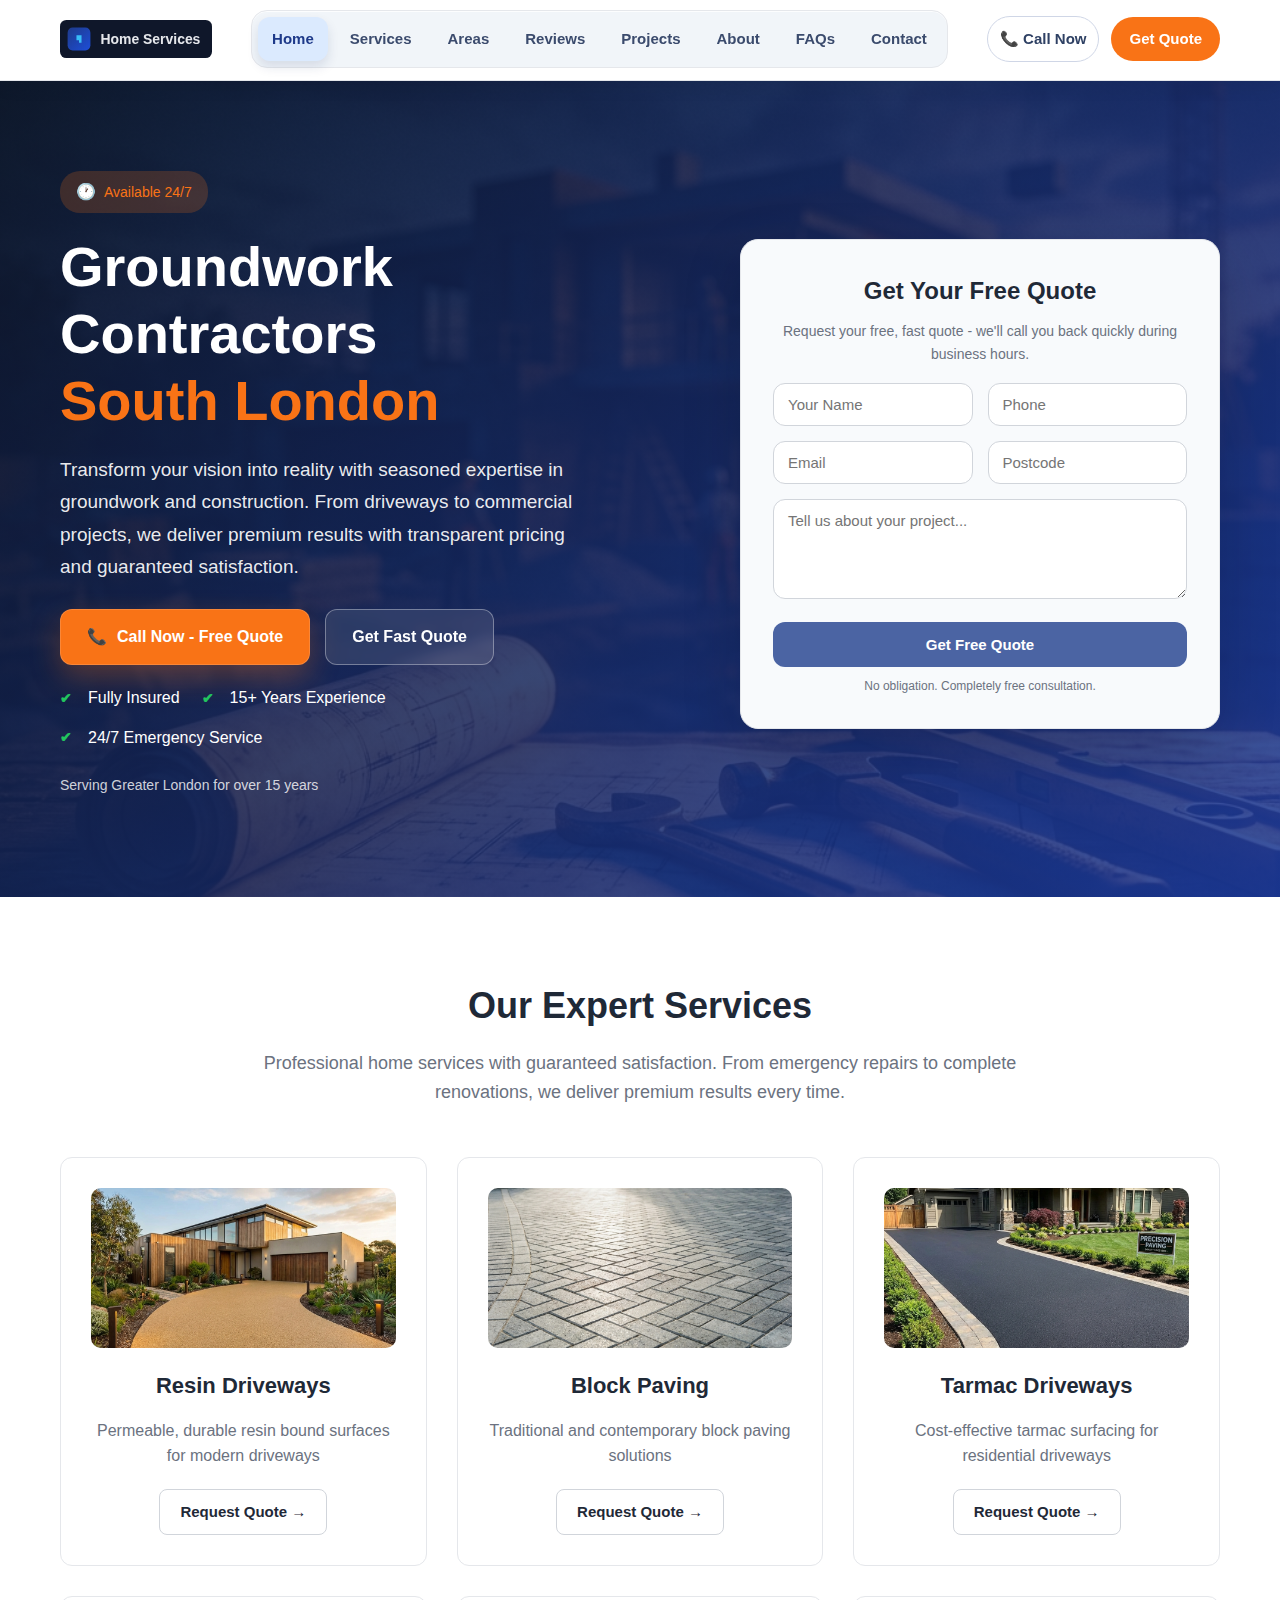
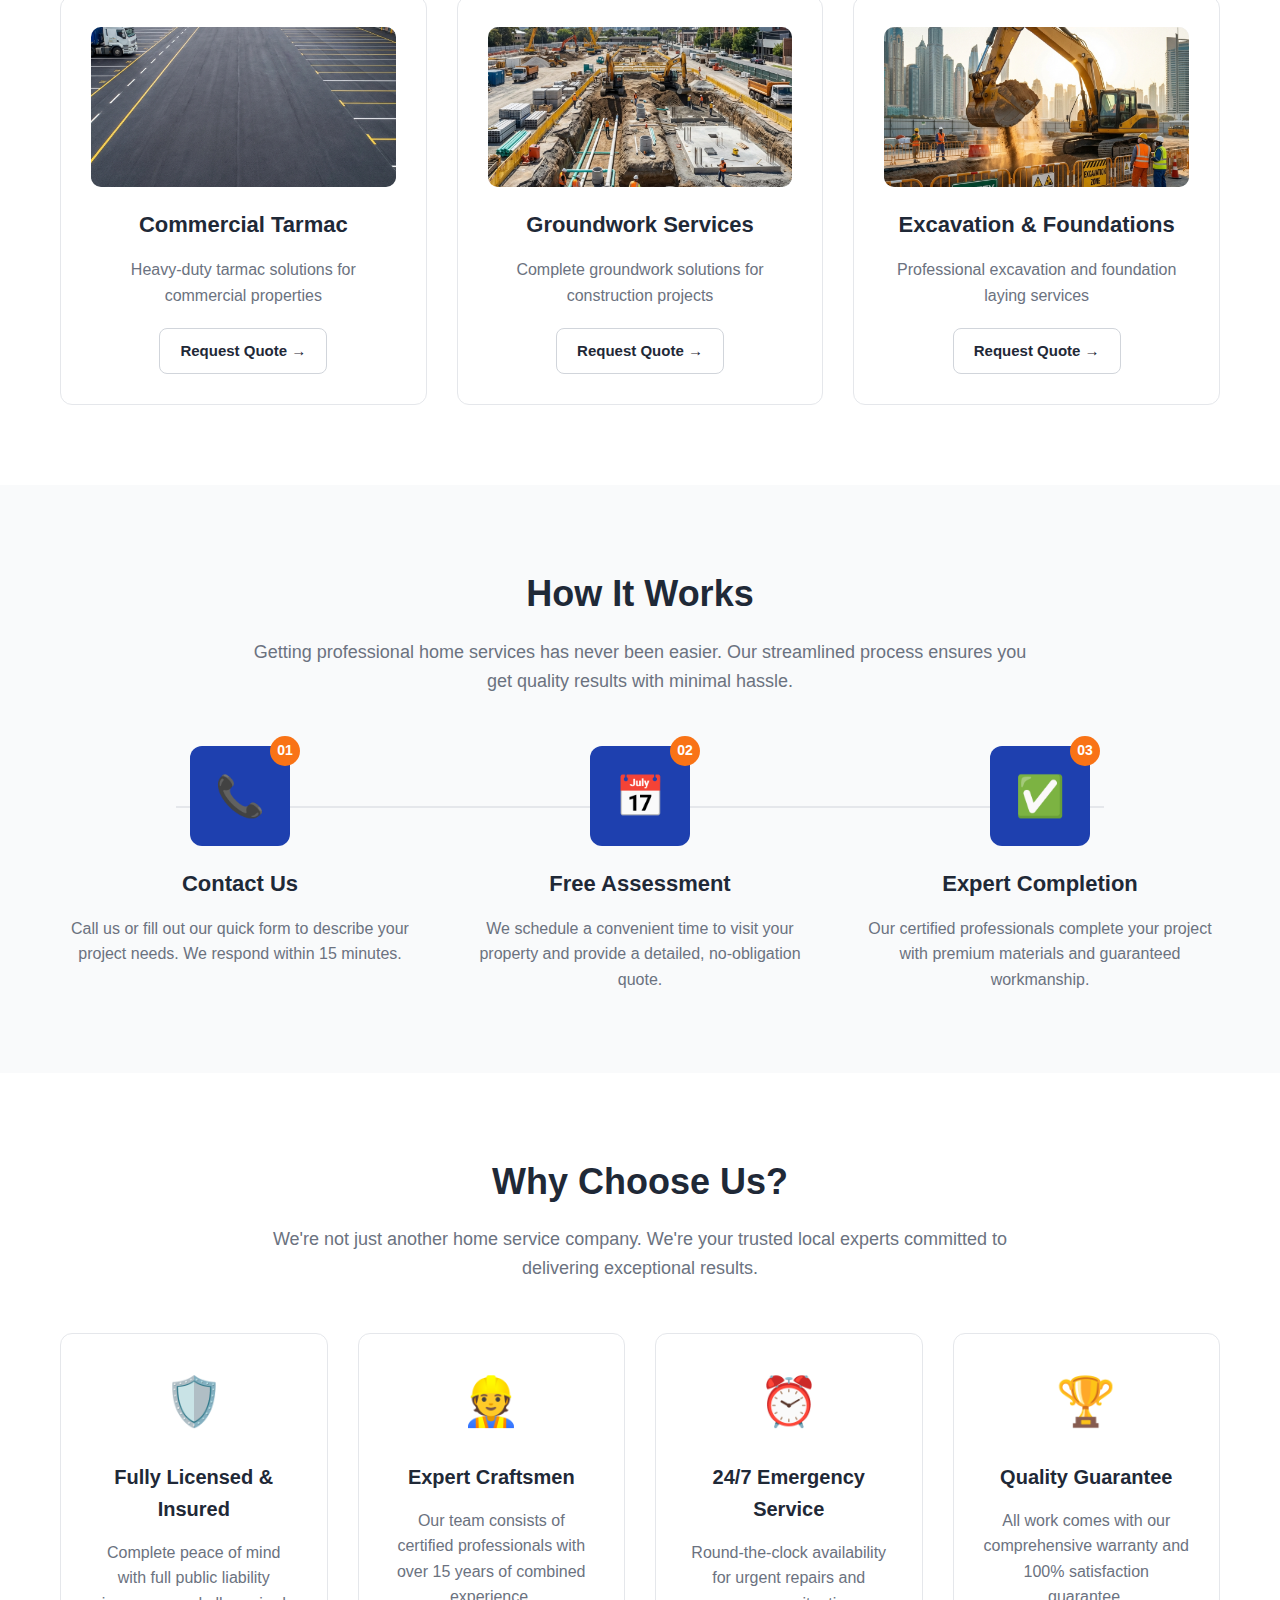
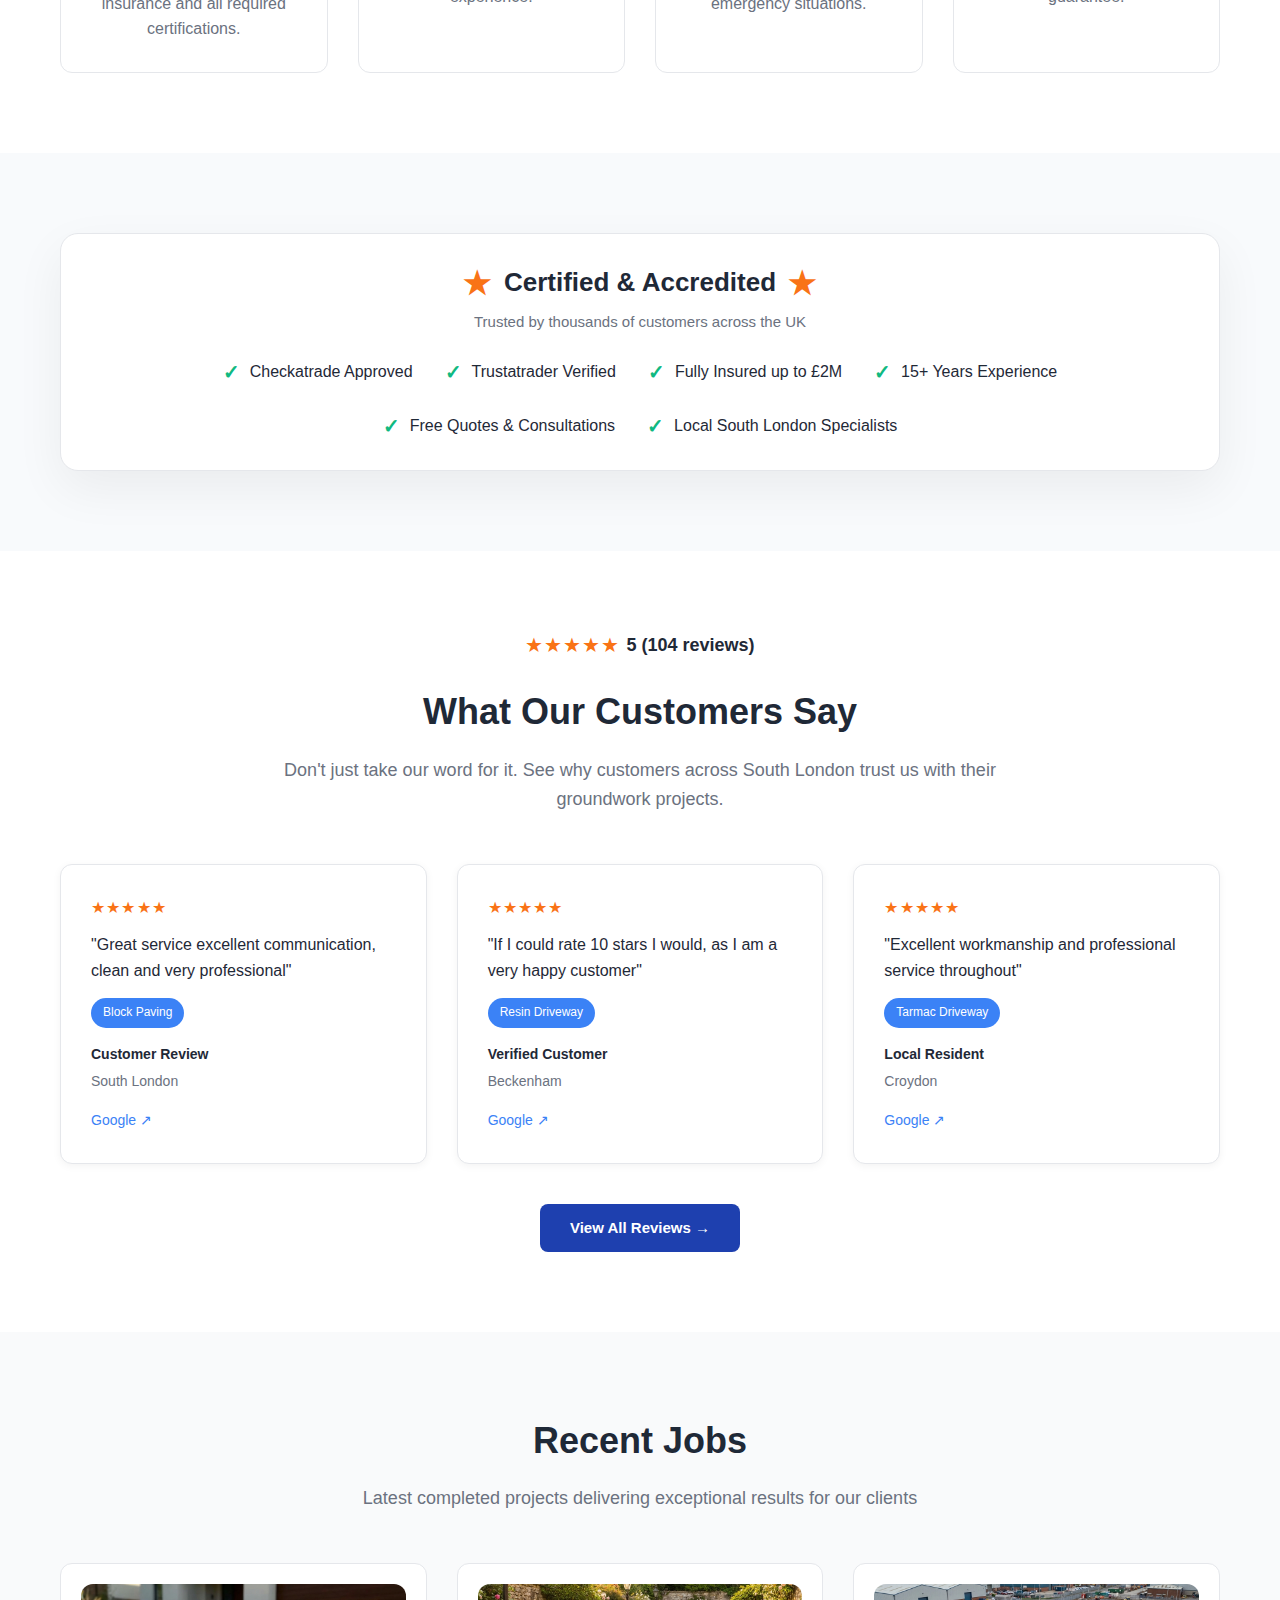
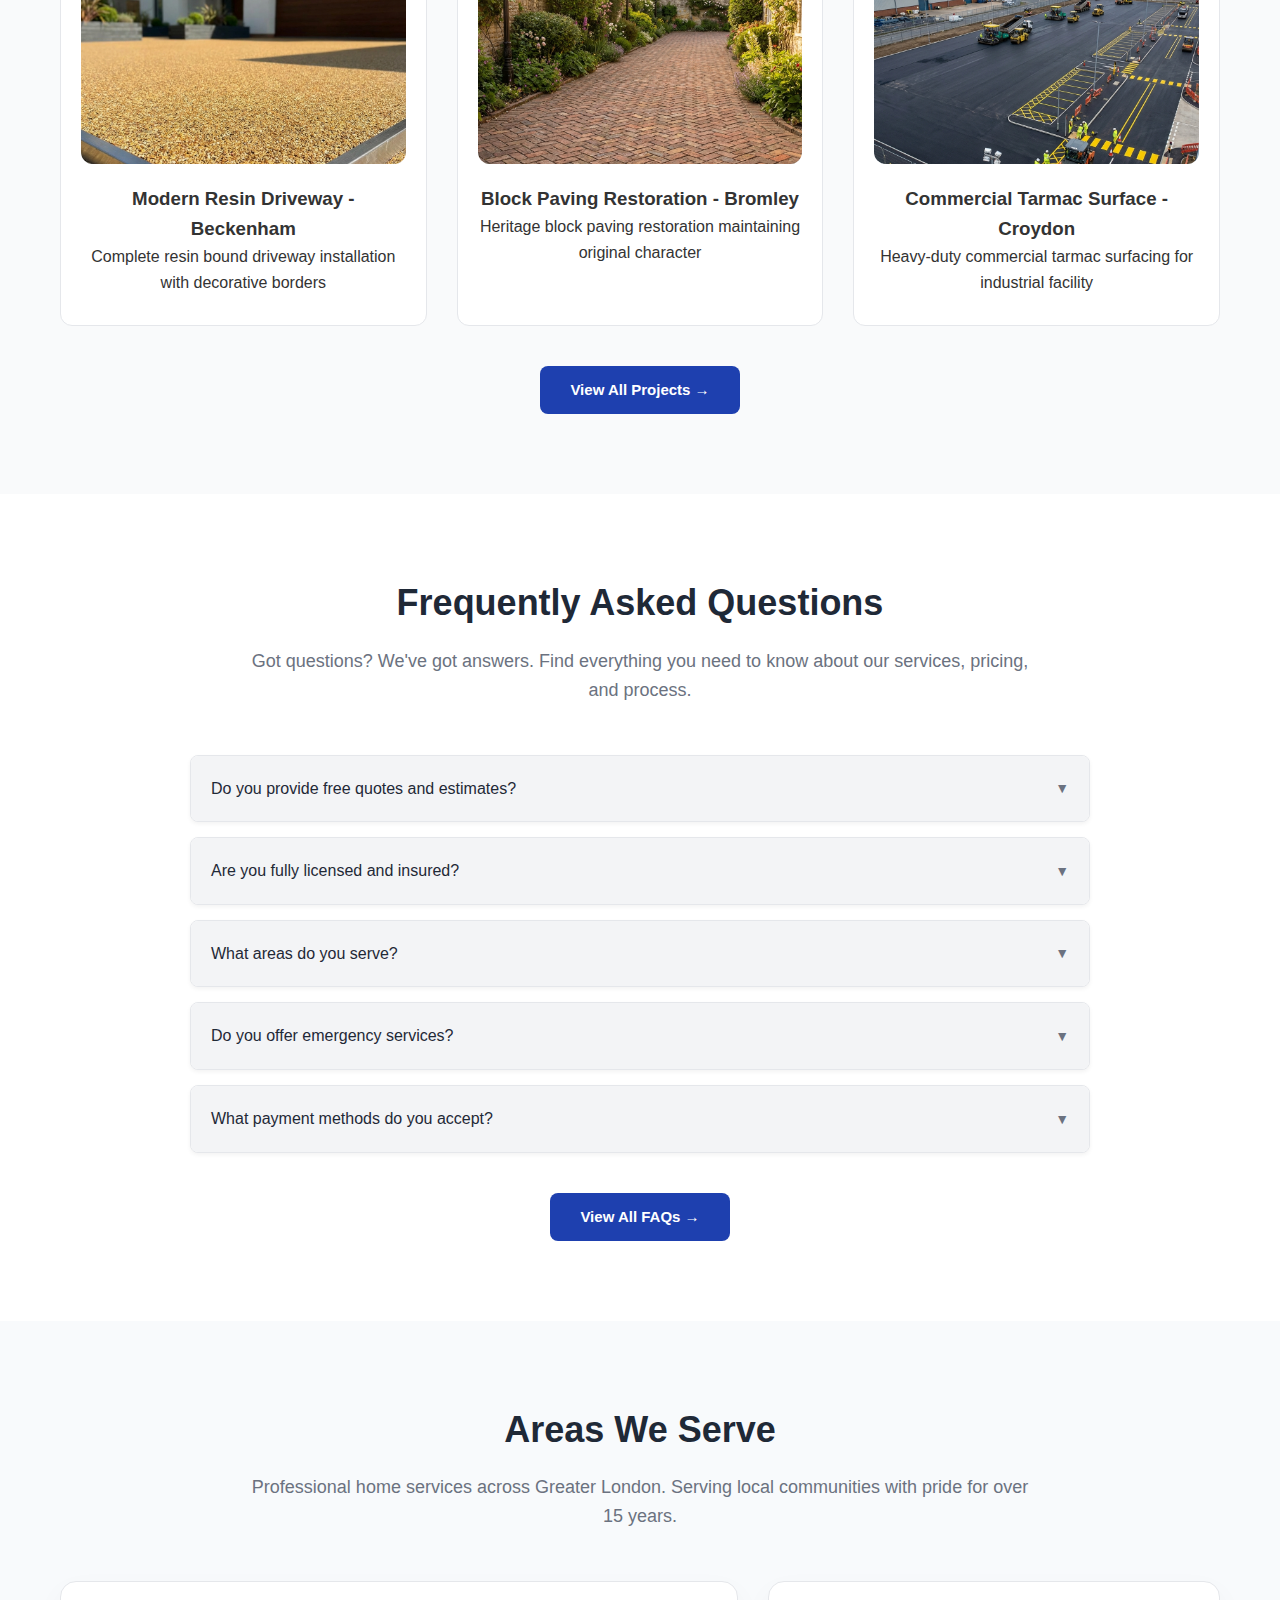
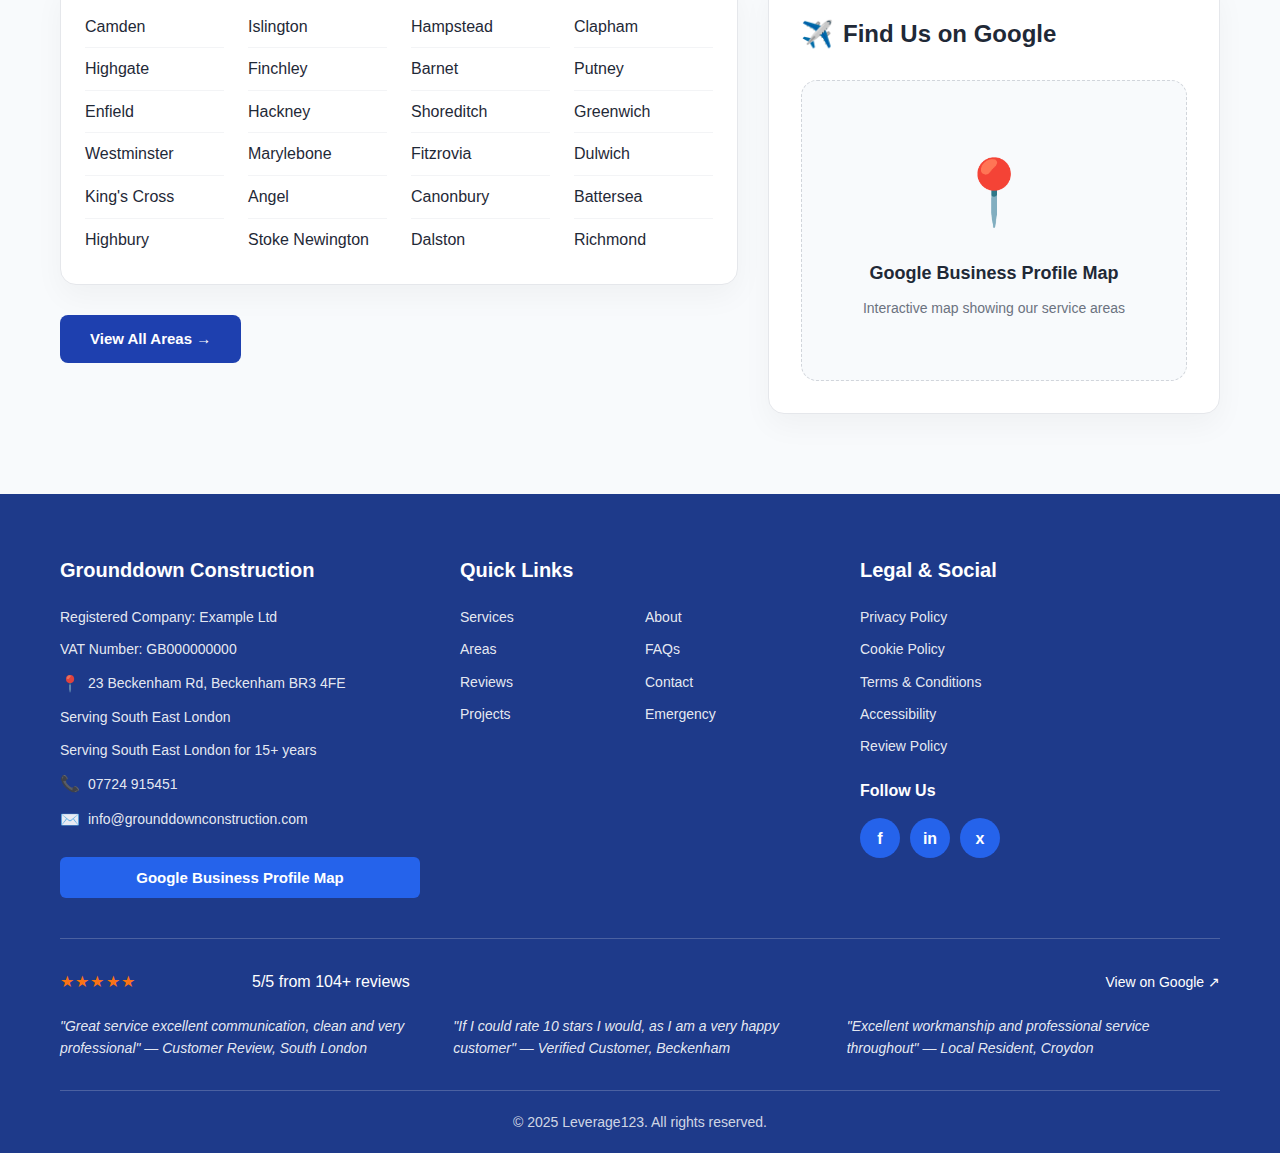
<file: index.html>
<!DOCTYPE html>
<html lang="en-GB">

<head>
    <meta charset="UTF-8">
    <meta name="viewport" content="width=device-width, initial-scale=1.0">
    <meta name="description"
        content="Professional home services across Greater London. Same-day emergency repairs, fully licensed & insured. Call 020 1234 5678 for free quotes. 15+ years experience.">
    <title>Professional Home Services London | Plumbing, Electrical & More</title>
    <link rel="stylesheet" href="styles.css">
    <link rel="icon" type="image/svg+xml" href="assets/icons/favicon.jpeg">
    <link rel="apple-touch-icon" href="assets/icons/favicon.jpeg">
    <script type="application/ld+json">
    {
      "@context": "https://schema.org",
      "@type": "LocalBusiness",
      "name": "Grounddown Construction",
      "image": "",
      "@id": "",
      "url": "",
      "telephone": "+442012345678",
      "priceRange": "$$",
      "address": {
        "@type": "PostalAddress",
        "streetAddress": "23 Beckenham Rd",
        "addressLocality": "Beckenham",
        "postalCode": "BR3 4FE",
        "addressCountry": "GB"
      },
      "geo": {
        "@type": "GeoCoordinates",
        "latitude": "",
        "longitude": ""
      },
      "openingHoursSpecification": {
        "@type": "OpeningHoursSpecification",
        "dayOfWeek": [
          "Monday",
          "Tuesday",
          "Wednesday",
          "Thursday",
          "Friday",
          "Saturday",
          "Sunday"
        ],
        "opens": "00:00",
        "closes": "23:59"
      },
      "sameAs": []
    }
    </script>
</head>

<body>
    <!-- Header -->
    <header class="header">
        <div class="container">
            <div class="header-content">
                <div class="logo logo--image">
                    <img src="assets/logo/logo-placeholder.svg" alt="Home Services logo" class="logo-img">
                    <div class="logo-icon">HS</div>
                    <span class="logo-text">Home Services</span>
                </div>
                <nav class="nav">
                    <a href="index.html" class="nav-link active">Home</a>
                    <a href="services.html" class="nav-link">Services</a>
                    <a href="areas.html" class="nav-link">Areas</a>
                    <a href="reviews.html" class="nav-link">Reviews</a>
                    <a href="projects.html" class="nav-link">Projects</a>
                    <a href="about.html" class="nav-link">About</a>
                    <a href="faqs.html" class="nav-link">FAQs</a>
                    <a href="contact.html" class="nav-link">Contact</a>
                </nav>
                <div class="header-cta">
                    <a href="tel:+442012345678" class="btn btn-call">📞 Call Now</a>
                    <a href="contact.html#quote" class="btn btn-quote">Get Quote</a>
                </div>
                <button class="mobile-menu-toggle" aria-label="Toggle menu">☰</button>
            </div>
        </div>
    </header>

    <!-- Hero Section -->
    <section class="hero">
        <div class="hero-overlay"></div>
        <div class="container hero-container">
            <div class="hero-content">
                <div class="hero-badge">
                    <span class="clock-icon">🕐</span>
                    <span>Available 24/7</span>
                </div>
                <h1 class="hero-title">
                    Groundwork Contractors<br>
                    <span class="hero-title-accent">South London</span>
                </h1>
                <p class="hero-description">
                    Transform your vision into reality with seasoned expertise in groundwork and construction. From
                    driveways to commercial projects, we deliver premium results with transparent pricing and guaranteed
                    satisfaction.
                </p>
                <div class="hero-buttons">
                    <a href="tel:+442012345678" class="btn btn-hero-primary">
                        <span class="phone-icon">📞</span>
                        Call Now - Free Quote
                    </a>
                    <a href="contact.html#quote" class="btn btn-hero-secondary">Get Fast Quote</a>
                </div>
                <ul class="hero-features">
                    <li>Fully Insured</li>
                    <li>15+ Years Experience</li>
                    <li>24/7 Emergency Service</li>
                </ul>
                <p class="hero-footer-text">Serving Greater London for over 15 years</p>
            </div>
            <div class="hero-form">
                <div class="quote-form">
                    <h2>Get Your Free Quote</h2>
                    <p class="form-description">Request your free, fast quote - we'll call you back quickly during
                        business hours.</p>
                    <form id="quote-form" action="#" method="post">
                        <div class="form-row">
                            <input type="text" name="name" placeholder="Your Name" class="form-input" required>
                            <input type="tel" name="phone" placeholder="Phone" class="form-input" required>
                        </div>
                        <div class="form-row">
                            <input type="email" name="email" placeholder="Email" class="form-input" required>
                            <input type="text" name="postcode" placeholder="Postcode" class="form-input" required>
                        </div>
                        <textarea name="message" placeholder="Tell us about your project..."
                            class="form-textarea"></textarea>
                        <button type="submit" class="btn btn-form">Get Free Quote</button>
                        <p class="form-disclaimer">No obligation. Completely free consultation.</p>
                    </form>
                </div>
            </div>
        </div>
    </section>

    <!-- Expert Services Section -->
    <section class="services-section">
        <div class="container">
            <h2 class="section-title">Our Expert Services</h2>
            <p class="section-description">
                Professional home services with guaranteed satisfaction. From emergency repairs to complete renovations,
                we deliver premium results every time.
            </p>
            <div class="services-grid">
                <div class="service-card">
                    <img src="assets/images/service-resin-driveways.png" alt="Resin Driveways" class="service-thumb">
                    <h3>Resin Driveways</h3>
                    <p>Permeable, durable resin bound surfaces for modern driveways</p>
                    <a href="contact.html#quote" class="btn btn-service">Request Quote →</a>
                </div>
                <div class="service-card">
                    <img src="assets/images/service-block-paving.png" alt="Block Paving" class="service-thumb">
                    <h3>Block Paving</h3>
                    <p>Traditional and contemporary block paving solutions</p>
                    <a href="contact.html#quote" class="btn btn-service">Request Quote →</a>
                </div>
                <div class="service-card">
                    <img src="assets/images/service-tarmac.png" alt="Tarmac Driveways" class="service-thumb">
                    <h3>Tarmac Driveways</h3>
                    <p>Cost-effective tarmac surfacing for residential driveways</p>
                    <a href="contact.html#quote" class="btn btn-service">Request Quote →</a>
                </div>
                <div class="service-card">
                    <img src="assets/images/service-commercial-tarmac.png" alt="Commercial Tarmac"
                        class="service-thumb">
                    <h3>Commercial Tarmac</h3>
                    <p>Heavy-duty tarmac solutions for commercial properties</p>
                    <a href="contact.html#quote" class="btn btn-service">Request Quote →</a>
                </div>
                <div class="service-card">
                    <img src="assets/images/service-groundwork.png" alt="Groundwork Services" class="service-thumb">
                    <h3>Groundwork Services</h3>
                    <p>Complete groundwork solutions for construction projects</p>
                    <a href="contact.html#quote" class="btn btn-service">Request Quote →</a>
                </div>
                <div class="service-card">
                    <img src="assets/images/service-excavation.png" alt="Excavation &amp; Foundations"
                        class="service-thumb">
                    <h3>Excavation &amp; Foundations</h3>
                    <p>Professional excavation and foundation laying services</p>
                    <a href="contact.html#quote" class="btn btn-service">Request Quote →</a>
                </div>
            </div>
        </div>
    </section>

    <!-- How It Works Section -->
    <section class="how-it-works">
        <div class="container">
            <h2 class="section-title">How It Works</h2>
            <p class="section-description">
                Getting professional home services has never been easier. Our streamlined process ensures you get
                quality results with minimal hassle.
            </p>
            <div class="steps-container">
                <div class="step">
                    <div class="step-icon">
                        <div class="step-number">01</div>
                        <div class="step-icon-inner">📞</div>
                    </div>
                    <h3>Contact Us</h3>
                    <p>Call us or fill out our quick form to describe your project needs. We respond within 15 minutes.
                    </p>
                </div>
                <div class="step">
                    <div class="step-icon">
                        <div class="step-number">02</div>
                        <div class="step-icon-inner">📅</div>
                    </div>
                    <h3>Free Assessment</h3>
                    <p>We schedule a convenient time to visit your property and provide a detailed, no-obligation quote.
                    </p>
                </div>
                <div class="step">
                    <div class="step-icon">
                        <div class="step-number">03</div>
                        <div class="step-icon-inner">✅</div>
                    </div>
                    <h3>Expert Completion</h3>
                    <p>Our certified professionals complete your project with premium materials and guaranteed
                        workmanship.</p>
                </div>
            </div>
        </div>
    </section>

    <!-- Why Choose Us Section -->
    <section class="why-choose-us">
        <div class="container">
            <h2 class="section-title">Why Choose Us?</h2>
            <p class="section-description">
                We're not just another home service company. We're your trusted local experts committed to delivering
                exceptional results.
            </p>
            <div class="features-grid">
                <div class="feature-card">
                    <div class="feature-icon">🛡️</div>
                    <h3>Fully Licensed & Insured</h3>
                    <p>Complete peace of mind with full public liability insurance and all required certifications.</p>
                </div>
                <div class="feature-card">
                    <div class="feature-icon">👷</div>
                    <h3>Expert Craftsmen</h3>
                    <p>Our team consists of certified professionals with over 15 years of combined experience.</p>
                </div>
                <div class="feature-card">
                    <div class="feature-icon">⏰</div>
                    <h3>24/7 Emergency Service</h3>
                    <p>Round-the-clock availability for urgent repairs and emergency situations.</p>
                </div>
                <div class="feature-card">
                    <div class="feature-icon">🏆</div>
                    <h3>Quality Guarantee</h3>
                    <p>All work comes with our comprehensive warranty and 100% satisfaction guarantee.</p>
                </div>
            </div>
        </div>
    </section>

    <!-- Certified & Accredited Section -->
    <section class="certified-section">
        <div class="container">
            <div class="cert-card">
                <h2 class="section-title cert-title">
                    <span class="star">⭐</span>
                    Certified & Accredited
                    <span class="star">⭐</span>
                </h2>
                <p class="cert-subtitle">Trusted by thousands of customers across the UK</p>
                <div class="certifications-list">
                    <div class="cert-item">
                        <span class="check-icon">✓</span>
                        <span>Checkatrade Approved</span>
                    </div>
                    <div class="cert-item">
                        <span class="check-icon">✓</span>
                        <span>Trustatrader Verified</span>
                    </div>
                    <div class="cert-item">
                        <span class="check-icon">✓</span>
                        <span>Fully Insured up to £2M</span>
                    </div>
                    <div class="cert-item">
                        <span class="check-icon">✓</span>
                        <span>15+ Years Experience</span>
                    </div>
                    <div class="cert-item">
                        <span class="check-icon">✓</span>
                        <span>Free Quotes & Consultations</span>
                    </div>
                    <div class="cert-item">
                        <span class="check-icon">✓</span>
                        <span>Local South London Specialists</span>
                    </div>
                </div>
            </div>
        </div>
    </section>

    <!-- Customer Reviews Preview Section -->
    <section class="reviews-preview">
        <div class="container">
            <div class="reviews-preview-header">
                <div class="reviews-preview-rating">
                    <span class="stars-large">⭐⭐⭐⭐⭐</span>
                    <span class="rating-text-large">5 (104 reviews)</span>
                </div>
            </div>
            <h2 class="section-title">What Our Customers Say</h2>
            <p class="section-description">
                Don't just take our word for it. See why customers across South London trust us with their groundwork
                projects.
            </p>
            <div class="reviews-preview-grid">
                <div class="review-card-preview">
                    <div class="review-stars">⭐⭐⭐⭐⭐</div>
                    <p class="review-text">"Great service excellent communication, clean and very professional"</p>
                    <span class="review-tag">Block Paving</span>
                    <div class="review-meta">
                        <span class="review-customer">Customer Review</span>
                        <span class="review-location">South London</span>
                    </div>
                    <a href="reviews.html" class="review-google">Google ↗</a>
                </div>
                <div class="review-card-preview">
                    <div class="review-stars">⭐⭐⭐⭐⭐</div>
                    <p class="review-text">"If I could rate 10 stars I would, as I am a very happy customer"</p>
                    <span class="review-tag">Resin Driveway</span>
                    <div class="review-meta">
                        <span class="review-customer">Verified Customer</span>
                        <span class="review-location">Beckenham</span>
                    </div>
                    <a href="reviews.html" class="review-google">Google ↗</a>
                </div>
                <div class="review-card-preview">
                    <div class="review-stars">⭐⭐⭐⭐⭐</div>
                    <p class="review-text">"Excellent workmanship and professional service throughout"</p>
                    <span class="review-tag">Tarmac Driveway</span>
                    <div class="review-meta">
                        <span class="review-customer">Local Resident</span>
                        <span class="review-location">Croydon</span>
                    </div>
                    <a href="reviews.html" class="review-google">Google ↗</a>
                </div>
            </div>
            <div class="reviews-cta">
                <a href="reviews.html" class="btn btn-view-reviews">View All Reviews →</a>
            </div>
        </div>
    </section>

    <!-- Recent Projects Section -->
    <section class="projects-preview">
        <div class="container">
            <h2 class="section-title">Recent Jobs</h2>
            <p class="section-description">
                Latest completed projects delivering exceptional results for our clients
            </p>
            <div class="projects-preview-grid">
                <div class="project-card-preview">
                    <img src="assets/images/project-resin.png" alt="Modern Resin Driveway - Beckenham"
                        class="project-thumb">
                    <h3>Modern Resin Driveway - Beckenham</h3>
                    <p>Complete resin bound driveway installation with decorative borders</p>
                </div>
                <div class="project-card-preview">
                    <img src="assets/images/project-block.png" alt="Block Paving Restoration - Bromley"
                        class="project-thumb">
                    <h3>Block Paving Restoration - Bromley</h3>
                    <p>Heritage block paving restoration maintaining original character</p>
                </div>
                <div class="project-card-preview">
                    <img src="assets/images/project-commercial.png" alt="Commercial Tarmac Surface - Croydon"
                        class="project-thumb">
                    <h3>Commercial Tarmac Surface - Croydon</h3>
                    <p>Heavy-duty commercial tarmac surfacing for industrial facility</p>
                </div>
            </div>
            <div class="projects-cta">
                <a href="projects.html" class="btn btn-view-projects">View All Projects →</a>
            </div>
        </div>
    </section>

    <!-- FAQ Preview Section -->
    <section class="faq-preview">
        <div class="container">
            <h2 class="section-title">Frequently Asked Questions</h2>
            <p class="section-description">
                Got questions? We've got answers. Find everything you need to know about our services, pricing, and
                process.
            </p>
            <div class="faqs-preview-list">
                <div class="faq-item-preview">
                    <div class="faq-question-preview">
                        <span>Do you provide free quotes and estimates?</span>
                        <span class="faq-chevron">▼</span>
                    </div>
                    <div class="faq-answer-preview">
                        <p>Yes, we provide completely free, no-obligation quotes for all our services. Simply contact us
                            and we'll arrange a convenient time to assess your project and provide a detailed estimate.
                        </p>
                    </div>
                </div>
                <div class="faq-item-preview">
                    <div class="faq-question-preview">
                        <span>Are you fully licensed and insured?</span>
                        <span class="faq-chevron">▼</span>
                    </div>
                    <div class="faq-answer-preview">
                        <p>Absolutely. We are fully licensed and carry comprehensive public liability insurance up to
                            £2M. All our team members are certified professionals with the necessary qualifications.</p>
                    </div>
                </div>
                <div class="faq-item-preview">
                    <div class="faq-question-preview">
                        <span>What areas do you serve?</span>
                        <span class="faq-chevron">▼</span>
                    </div>
                    <div class="faq-answer-preview">
                        <p>We serve Greater London and the surrounding areas, including South East London, South London,
                            and many other locations. Check our Areas page for a complete list, or contact us to see if
                            we cover your location.</p>
                    </div>
                </div>
                <div class="faq-item-preview">
                    <div class="faq-question-preview">
                        <span>Do you offer emergency services?</span>
                        <span class="faq-chevron">▼</span>
                    </div>
                    <div class="faq-answer-preview">
                        <p>Yes, we offer 24/7 emergency services for urgent repairs and critical situations. Our team is
                            available round-the-clock to help when you need us most.</p>
                    </div>
                </div>
                <div class="faq-item-preview">
                    <div class="faq-question-preview">
                        <span>What payment methods do you accept?</span>
                        <span class="faq-chevron">▼</span>
                    </div>
                    <div class="faq-answer-preview">
                        <p>We accept various payment methods including cash, bank transfer, and major credit/debit
                            cards. Payment terms can be discussed during the quote process.</p>
                    </div>
                </div>
            </div>
            <div class="faq-preview-cta">
                <a href="faqs.html" class="btn btn-view-faqs">View All FAQs →</a>
            </div>
        </div>
    </section>

    <!-- Service Areas Preview -->
    <section class="areas-preview">
        <div class="container">
            <h2 class="section-title">Areas We Serve</h2>
            <p class="section-description">
                Professional home services across Greater London. Serving local communities with pride for over 15
                years.
            </p>
            <div class="areas-preview-content">
                <div>
                    <div class="areas-preview-list">
                        <div class="areas-preview-column">
                            <div>Camden</div>
                            <div>Highgate</div>
                            <div>Enfield</div>
                            <div>Westminster</div>
                            <div>King's Cross</div>
                            <div>Highbury</div>
                        </div>
                        <div class="areas-preview-column">
                            <div>Islington</div>
                            <div>Finchley</div>
                            <div>Hackney</div>
                            <div>Marylebone</div>
                            <div>Angel</div>
                            <div>Stoke Newington</div>
                        </div>
                        <div class="areas-preview-column">
                            <div>Hampstead</div>
                            <div>Barnet</div>
                            <div>Shoreditch</div>
                            <div>Fitzrovia</div>
                            <div>Canonbury</div>
                            <div>Dalston</div>
                        </div>
                        <div class="areas-preview-column">
                            <div>Clapham</div>
                            <div>Putney</div>
                            <div>Greenwich</div>
                            <div>Dulwich</div>
                            <div>Battersea</div>
                            <div>Richmond</div>
                        </div>
                    </div>
                    <div class="areas-preview-cta">
                        <a href="areas.html" class="btn btn-view-areas">View All Areas →</a>
                    </div>
                </div>
                <div class="map-card">
                    <h2 class="card-title">
                        <span class="card-icon">✈️</span>
                        Find Us on Google
                    </h2>
                    <div class="map-placeholder">
                        <div class="map-icon-large">📍</div>
                        <p class="map-text">Google Business Profile Map</p>
                        <p class="map-subtext">Interactive map showing our service areas</p>
                    </div>
                </div>
            </div>
        </div>
    </section>

    <!-- Footer -->
    <footer class="footer">
        <div class="container">
            <div class="footer-content">
                <div class="footer-column">
                    <h3>Grounddown Construction</h3>
                    <p>Registered Company: Example Ltd</p>
                    <p>VAT Number: GB000000000</p>
                    <p class="footer-info">
                        <span class="footer-icon">📍</span>
                        23 Beckenham Rd, Beckenham BR3 4FE
                    </p>
                    <p>Serving South East London</p>
                    <p>Serving South East London for 15+ years</p>
                    <p class="footer-info">
                        <span class="footer-icon">📞</span>
                        <a href="tel:+447724915451">07724 915451</a>
                    </p>
                    <p class="footer-info">
                        <span class="footer-icon">✉️</span>
                        <a href="mailto:info@grounddownconstruction.com">info@grounddownconstruction.com</a>
                    </p>
                    <button class="btn btn-map">Google Business Profile Map</button>
                </div>
                <div class="footer-column">
                    <h3>Quick Links</h3>
                    <div class="footer-links-grid">
                        <div class="footer-links-column">
                            <a href="services.html">Services</a>
                            <a href="areas.html">Areas</a>
                            <a href="reviews.html">Reviews</a>
                            <a href="projects.html">Projects</a>
                        </div>
                        <div class="footer-links-column">
                            <a href="about.html">About</a>
                            <a href="faqs.html">FAQs</a>
                            <a href="contact.html">Contact</a>
                            <a href="#">Emergency</a>
                        </div>
                    </div>
                </div>
                <div class="footer-column">
                    <h3>Legal & Social</h3>
                    <div class="footer-links">
                        <a href="#">Privacy Policy</a>
                        <a href="#">Cookie Policy</a>
                        <a href="#">Terms & Conditions</a>
                        <a href="#">Accessibility</a>
                        <a href="#">Review Policy</a>
                    </div>
                    <h4 class="follow-us">Follow Us</h4>
                    <div class="social-icons">
                        <a href="#" class="social-icon">f</a>
                        <a href="#" class="social-icon">in</a>
                        <a href="#" class="social-icon">x</a>
                    </div>
                </div>
            </div>
            <div class="footer-reviews">
                <div class="footer-reviews-header">
                    <div class="footer-rating">
                        <span class="stars">⭐⭐⭐⭐⭐</span>
                        <span>5/5 from 104+ reviews</span>
                    </div>
                    <a href="#" class="view-google">View on Google ↗</a>
                </div>
                <div class="footer-testimonials">
                    <div class="testimonial">
                        "Great service excellent communication, clean and very professional" — Customer Review, South
                        London
                    </div>
                    <div class="testimonial">
                        "If I could rate 10 stars I would, as I am a very happy customer" — Verified Customer, Beckenham
                    </div>
                    <div class="testimonial">
                        "Excellent workmanship and professional service throughout" — Local Resident, Croydon
                    </div>
                </div>
            </div>
            <div class="footer-copyright">
                <p>© 2025 Leverage123. All rights reserved.</p>
            </div>
        </div>
    </footer>

    <!-- Mobile CTA Bar -->
    <div class="mobile-cta-bar">
        <a href="tel:+442012345678" class="mobile-cta-call">Call Now</a>
        <a href="contact.html#quote" class="mobile-cta-quote">Get Quote</a>
    </div>

    <script src="script.js"></script>
</body>

</html>
</file>
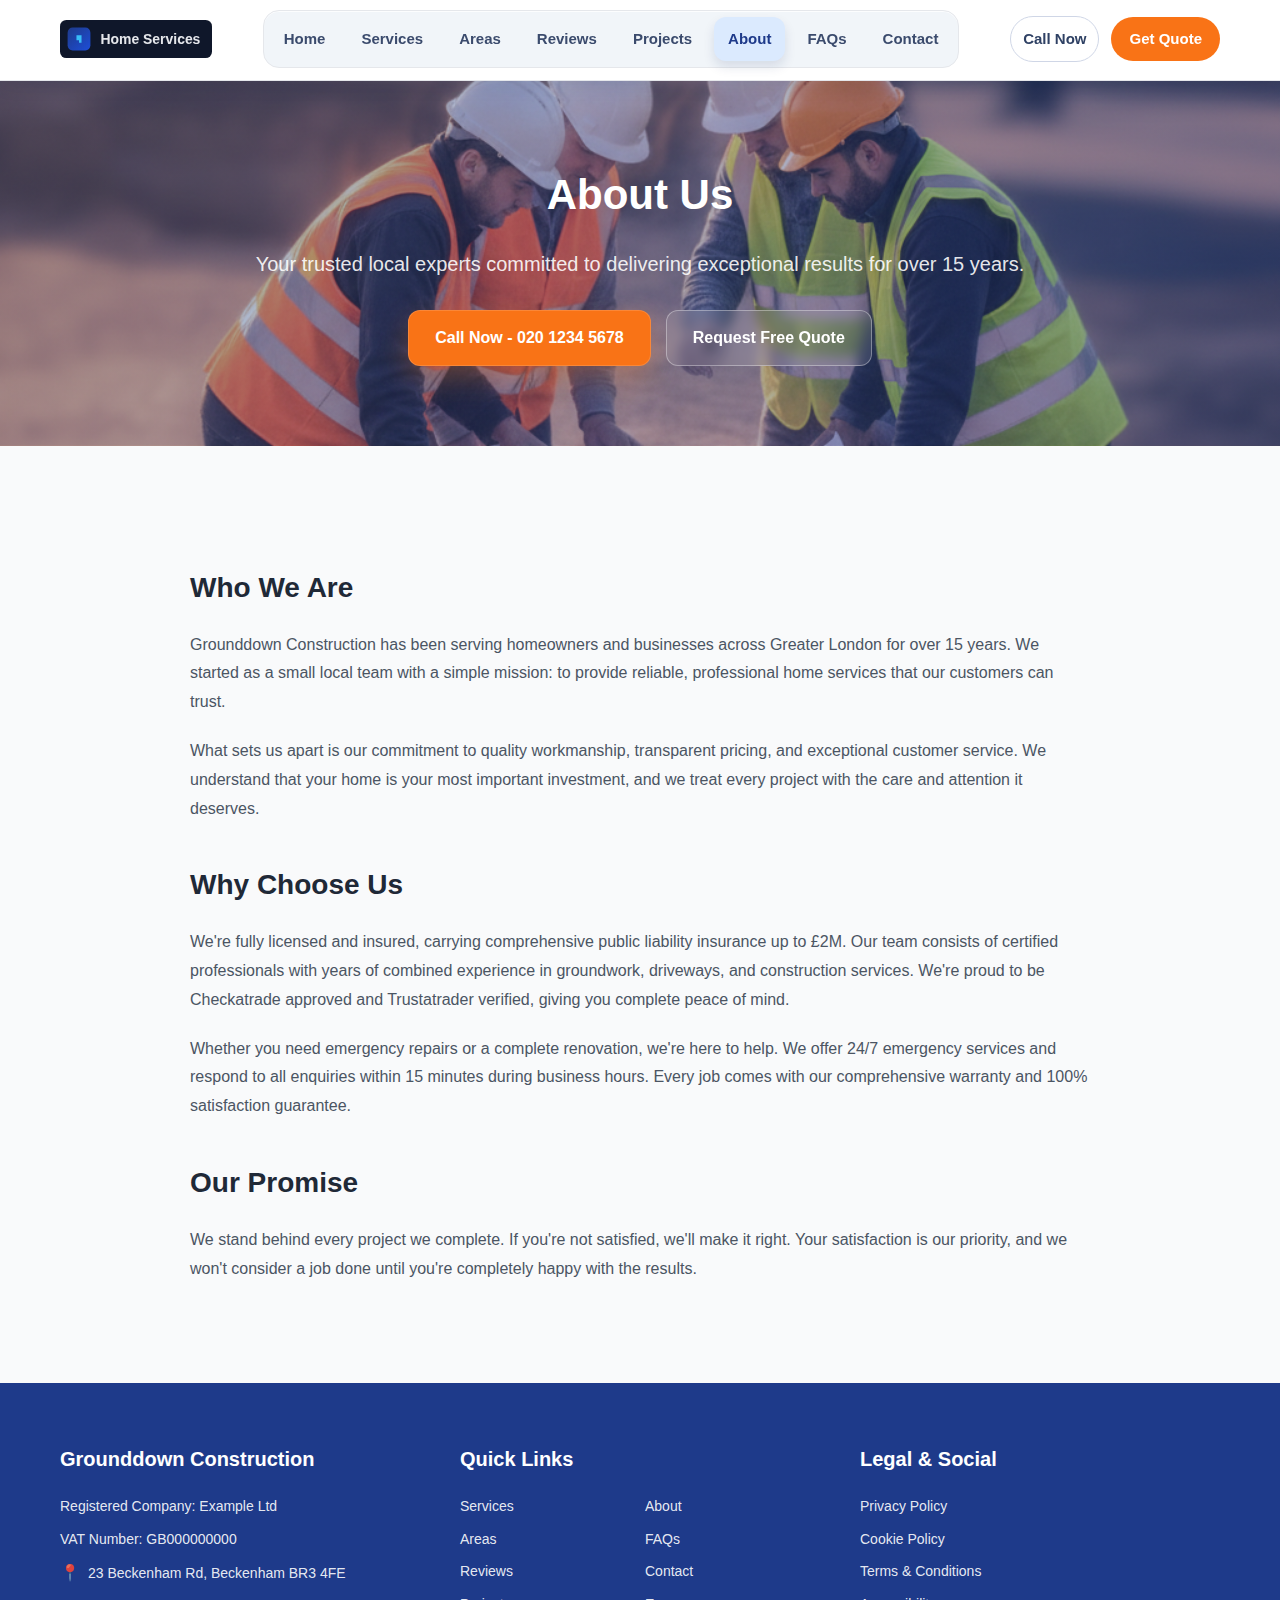
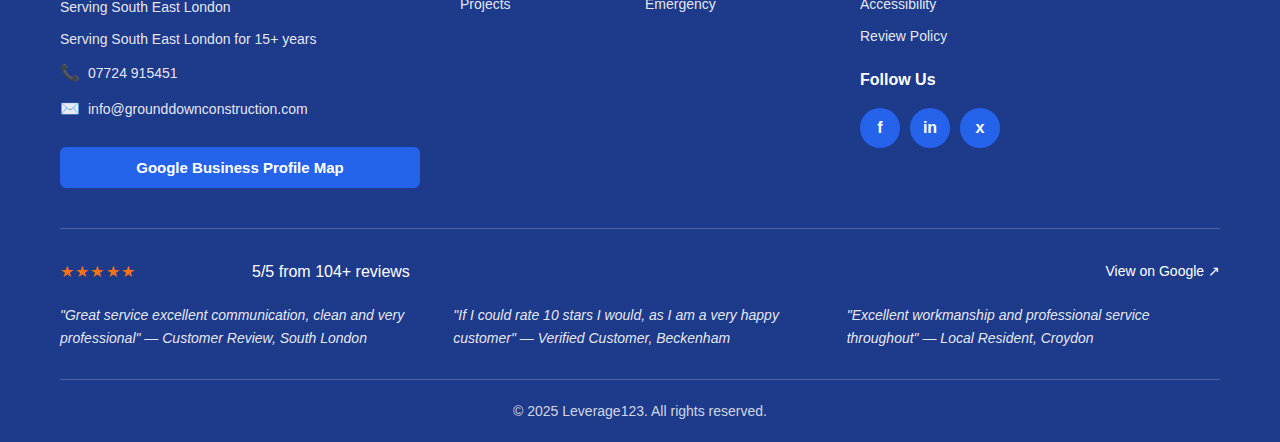
<file: about.html>
<!DOCTYPE html>
<html lang="en-GB">
<head>
    <meta charset="UTF-8">
    <meta name="viewport" content="width=device-width, initial-scale=1.0">
    <meta name="description" content="Learn about Grounddown Construction - trusted local experts serving Greater London for over 15 years. Fully licensed, insured, and committed to quality workmanship.">
    <title>About Us | Professional Home Services London</title>
    <link rel="stylesheet" href="styles.css">
    <link rel="icon" type="image/svg+xml" href="assets/icons/favicon.svg">
    <link rel="apple-touch-icon" href="assets/icons/favicon.svg">
</head>
<body>
    <!-- Header -->
    <header class="header">
        <div class="container">
            <div class="header-content">
                <div class="logo logo--image">
                    <img src="assets/logo/logo-placeholder.svg" alt="Home Services logo" class="logo-img">
                    <div class="logo-icon">HS</div>
                    <span class="logo-text">Home Services</span>
                </div>
                <nav class="nav">
                    <a href="index.html" class="nav-link">Home</a>
                    <a href="services.html" class="nav-link">Services</a>
                    <a href="areas.html" class="nav-link">Areas</a>
                    <a href="reviews.html" class="nav-link">Reviews</a>
                    <a href="projects.html" class="nav-link">Projects</a>
                    <a href="about.html" class="nav-link active">About</a>
                    <a href="faqs.html" class="nav-link">FAQs</a>
                    <a href="contact.html" class="nav-link">Contact</a>
                </nav>
                <div class="header-cta">
                    <a href="tel:+442012345678" class="btn btn-call">Call Now</a>
                    <a href="contact.html#quote" class="btn btn-quote">Get Quote</a>
                </div>
                <button class="mobile-menu-toggle" aria-label="Toggle menu">☰</button>
            </div>
        </div>
    </header>

    <!-- Hero Section -->
    <section class="page-hero">
        <div class="container">
            <h1>About Us</h1>
            <p class="hero-subhead">Your trusted local experts committed to delivering exceptional results for over 15 years.</p>
            <div class="hero-cta">
                <a href="tel:+442012345678" class="btn btn-hero-primary">Call Now - 020 1234 5678</a>
                <a href="contact.html#quote" class="btn btn-hero-secondary">Request Free Quote</a>
            </div>
        </div>
    </section>

    <!-- About Section -->
    <section class="about-page">
        <div class="container">
            <div class="about-content">
                <h2>Who We Are</h2>
                <p>Grounddown Construction has been serving homeowners and businesses across Greater London for over 15 years. We started as a small local team with a simple mission: to provide reliable, professional home services that our customers can trust.</p>
                
                <p>What sets us apart is our commitment to quality workmanship, transparent pricing, and exceptional customer service. We understand that your home is your most important investment, and we treat every project with the care and attention it deserves.</p>
                
                <h2>Why Choose Us</h2>
                <p>We're fully licensed and insured, carrying comprehensive public liability insurance up to £2M. Our team consists of certified professionals with years of combined experience in groundwork, driveways, and construction services. We're proud to be Checkatrade approved and Trustatrader verified, giving you complete peace of mind.</p>
                
                <p>Whether you need emergency repairs or a complete renovation, we're here to help. We offer 24/7 emergency services and respond to all enquiries within 15 minutes during business hours. Every job comes with our comprehensive warranty and 100% satisfaction guarantee.</p>
                
                <h2>Our Promise</h2>
                <p>We stand behind every project we complete. If you're not satisfied, we'll make it right. Your satisfaction is our priority, and we won't consider a job done until you're completely happy with the results.</p>
            </div>
        </div>
    </section>

    <!-- Footer -->
    <footer class="footer">
        <div class="container">
            <div class="footer-content">
                <div class="footer-column">
                    <h3>Grounddown Construction</h3>
                    <p>Registered Company: Example Ltd</p>
                    <p>VAT Number: GB000000000</p>
                    <p class="footer-info">
                        <span class="footer-icon">📍</span>
                        23 Beckenham Rd, Beckenham BR3 4FE
                    </p>
                    <p>Serving South East London</p>
                    <p>Serving South East London for 15+ years</p>
                    <p class="footer-info">
                        <span class="footer-icon">📞</span>
                        <a href="tel:+447724915451">07724 915451</a>
                    </p>
                    <p class="footer-info">
                        <span class="footer-icon">✉️</span>
                        <a href="mailto:info@grounddownconstruction.com">info@grounddownconstruction.com</a>
                    </p>
                    <button class="btn btn-map">Google Business Profile Map</button>
                </div>
                <div class="footer-column">
                    <h3>Quick Links</h3>
                    <div class="footer-links-grid">
                        <div class="footer-links-column">
                            <a href="services.html">Services</a>
                            <a href="areas.html">Areas</a>
                            <a href="reviews.html">Reviews</a>
                            <a href="projects.html">Projects</a>
                        </div>
                        <div class="footer-links-column">
                            <a href="about.html">About</a>
                            <a href="faqs.html">FAQs</a>
                            <a href="contact.html">Contact</a>
                            <a href="#">Emergency</a>
                        </div>
                    </div>
                </div>
                <div class="footer-column">
                    <h3>Legal & Social</h3>
                    <div class="footer-links">
                        <a href="#">Privacy Policy</a>
                        <a href="#">Cookie Policy</a>
                        <a href="#">Terms & Conditions</a>
                        <a href="#">Accessibility</a>
                        <a href="#">Review Policy</a>
                    </div>
                    <h4 class="follow-us">Follow Us</h4>
                    <div class="social-icons">
                        <a href="#" class="social-icon">f</a>
                        <a href="#" class="social-icon">in</a>
                        <a href="#" class="social-icon">x</a>
                    </div>
                </div>
            </div>
            <div class="footer-reviews">
                <div class="footer-reviews-header">
                    <div class="footer-rating">
                        <span class="stars">⭐⭐⭐⭐⭐</span>
                        <span>5/5 from 104+ reviews</span>
                    </div>
                    <a href="#" class="view-google">View on Google ↗</a>
                </div>
                <div class="footer-testimonials">
                    <div class="testimonial">
                        "Great service excellent communication, clean and very professional" — Customer Review, South London
                    </div>
                    <div class="testimonial">
                        "If I could rate 10 stars I would, as I am a very happy customer" — Verified Customer, Beckenham
                    </div>
                    <div class="testimonial">
                        "Excellent workmanship and professional service throughout" — Local Resident, Croydon
                    </div>
                </div>
            </div>
            <div class="footer-copyright">
                <p>© 2025 Leverage123. All rights reserved.</p>
            </div>
        </div>
    </footer>

    <!-- Mobile CTA Bar -->
    <div class="mobile-cta-bar">
        <a href="tel:+442012345678" class="mobile-cta-call">Call Now</a>
        <a href="contact.html#quote" class="mobile-cta-quote">Get Quote</a>
    </div>

    <script src="script.js"></script>
</body>
</html>
</file>
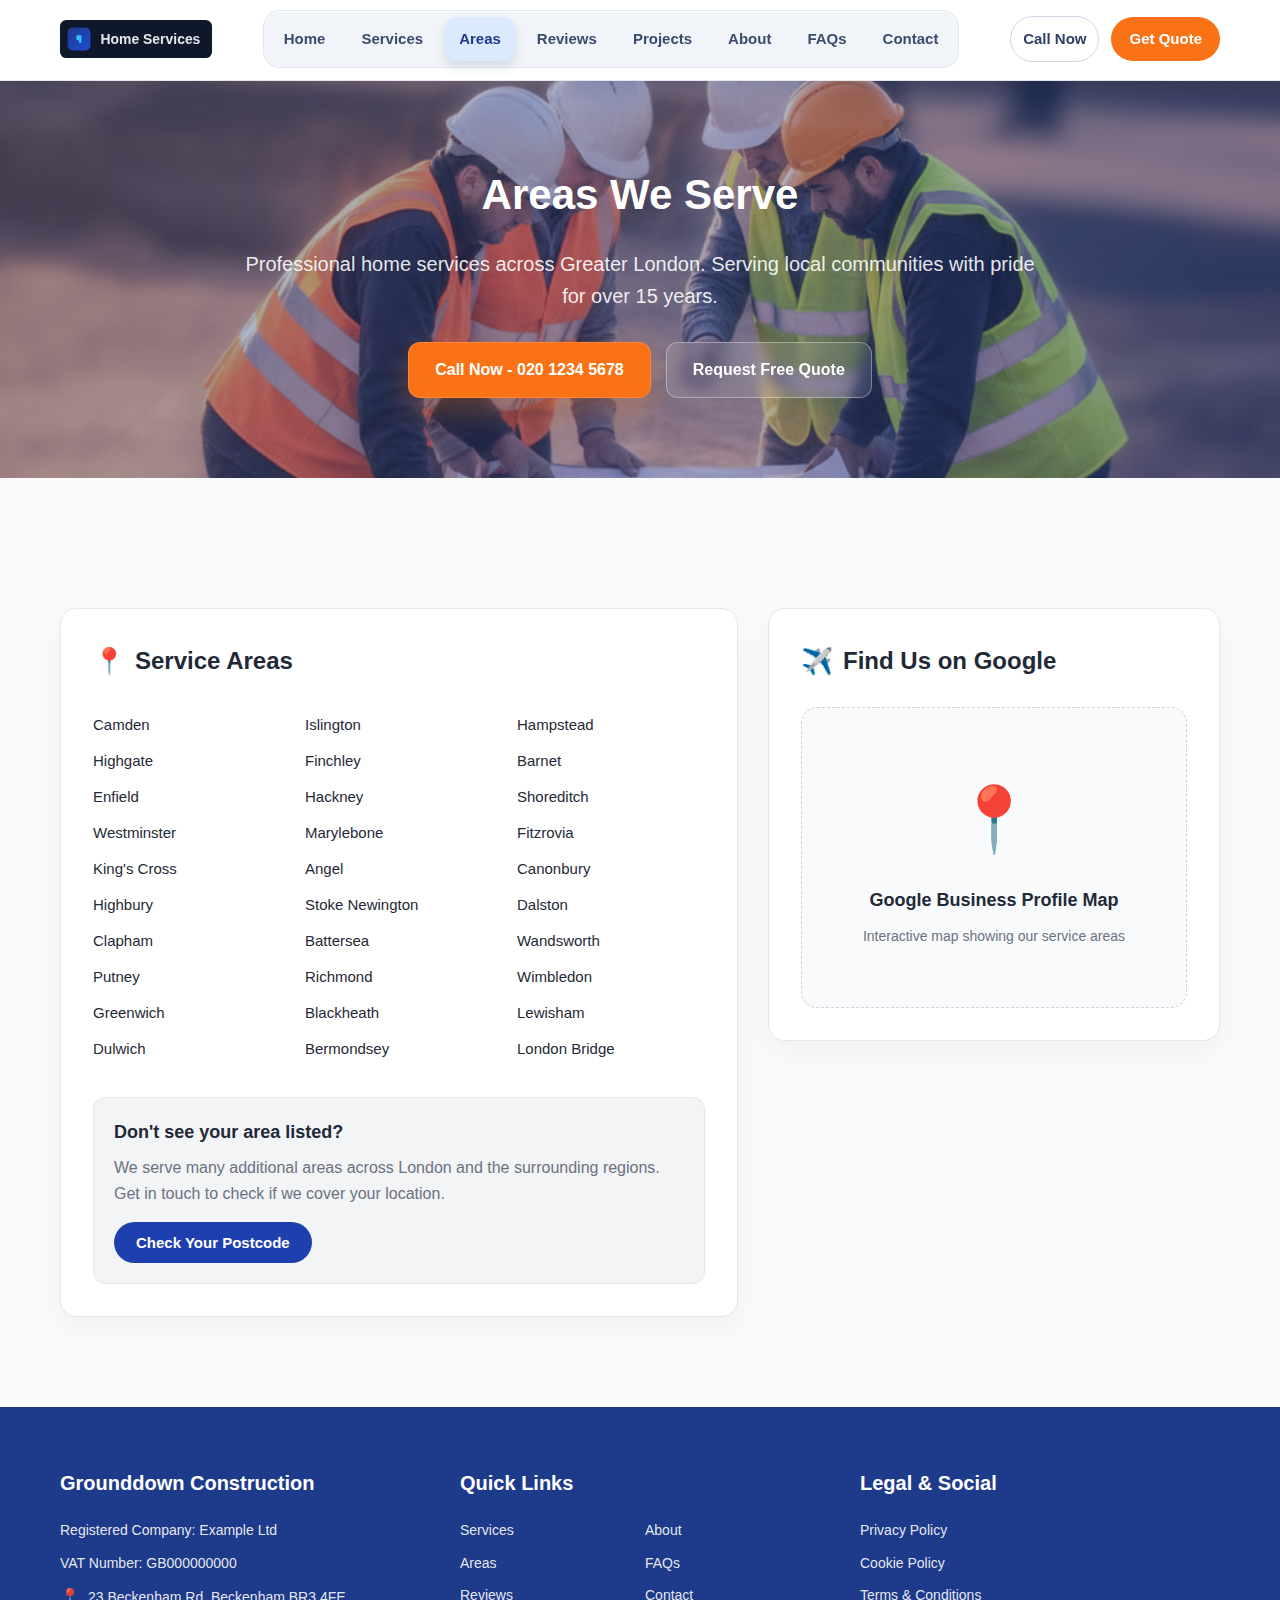
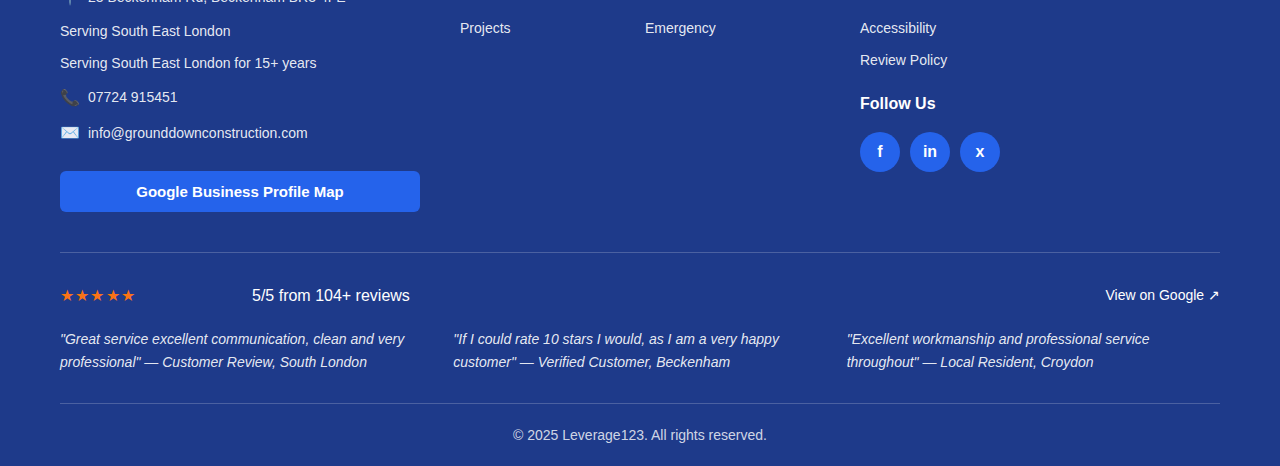
<file: areas.html>
<!DOCTYPE html>
<html lang="en-GB">
<head>
    <meta charset="UTF-8">
    <meta name="viewport" content="width=device-width, initial-scale=1.0">
    <meta name="description" content="We serve Greater London including Camden, Islington, Greenwich, Croydon, Bromley, and many more areas. Check if we cover your location.">
    <title>Areas We Serve | Professional Home Services London</title>
    <link rel="stylesheet" href="styles.css">
    <link rel="icon" type="image/svg+xml" href="assets/icons/favicon.svg">
    <link rel="apple-touch-icon" href="assets/icons/favicon.svg">
</head>
<body>
    <!-- Header -->
    <header class="header">
        <div class="container">
            <div class="header-content">
                <div class="logo logo--image">
                    <img src="assets/logo/logo-placeholder.svg" alt="Home Services logo" class="logo-img">
                    <div class="logo-icon">HS</div>
                    <span class="logo-text">Home Services</span>
                </div>
                <nav class="nav">
                    <a href="index.html" class="nav-link">Home</a>
                    <a href="services.html" class="nav-link">Services</a>
                    <a href="areas.html" class="nav-link active">Areas</a>
                    <a href="reviews.html" class="nav-link">Reviews</a>
                    <a href="projects.html" class="nav-link">Projects</a>
                    <a href="about.html" class="nav-link">About</a>
                    <a href="faqs.html" class="nav-link">FAQs</a>
                    <a href="contact.html" class="nav-link">Contact</a>
                </nav>
                <div class="header-cta">
                    <a href="tel:+442012345678" class="btn btn-call">Call Now</a>
                    <a href="contact.html#quote" class="btn btn-quote">Get Quote</a>
                </div>
                <button class="mobile-menu-toggle" aria-label="Toggle menu">☰</button>
            </div>
        </div>
    </header>

    <!-- Hero Section -->
    <section class="page-hero">
        <div class="container">
            <h1>Areas We Serve</h1>
            <p class="hero-subhead">Professional home services across Greater London. Serving local communities with pride for over 15 years.</p>
            <div class="hero-cta">
                <a href="tel:+442012345678" class="btn btn-hero-primary">Call Now - 020 1234 5678</a>
                <a href="contact.html#quote" class="btn btn-hero-secondary">Request Free Quote</a>
            </div>
        </div>
    </section>

    <!-- Areas Section -->
    <section class="areas-page">
        <div class="container">
            <div class="areas-content">
                <div class="areas-card">
                    <h2 class="card-title">
                        <span class="card-icon">📍</span>
                        Service Areas
                    </h2>
                    <div class="areas-list">
                        <div class="areas-column">
                            <div>Camden</div>
                            <div>Highgate</div>
                            <div>Enfield</div>
                            <div>Westminster</div>
                            <div>King's Cross</div>
                            <div>Highbury</div>
                            <div>Clapham</div>
                            <div>Putney</div>
                            <div>Greenwich</div>
                            <div>Dulwich</div>
                        </div>
                        <div class="areas-column">
                            <div>Islington</div>
                            <div>Finchley</div>
                            <div>Hackney</div>
                            <div>Marylebone</div>
                            <div>Angel</div>
                            <div>Stoke Newington</div>
                            <div>Battersea</div>
                            <div>Richmond</div>
                            <div>Blackheath</div>
                            <div>Bermondsey</div>
                        </div>
                        <div class="areas-column">
                            <div>Hampstead</div>
                            <div>Barnet</div>
                            <div>Shoreditch</div>
                            <div>Fitzrovia</div>
                            <div>Canonbury</div>
                            <div>Dalston</div>
                            <div>Wandsworth</div>
                            <div>Wimbledon</div>
                            <div>Lewisham</div>
                            <div>London Bridge</div>
                        </div>
                    </div>
                    <div class="areas-check">
                        <h3>Don't see your area listed?</h3>
                        <p>We serve many additional areas across London and the surrounding regions. Get in touch to check if we cover your location.</p>
                        <button class="btn btn-postcode">Check Your Postcode</button>
                    </div>
                </div>
                <div class="map-card">
                    <h2 class="card-title">
                        <span class="card-icon">✈️</span>
                        Find Us on Google
                    </h2>
                    <div class="map-placeholder">
                        <div class="map-icon-large">📍</div>
                        <p class="map-text">Google Business Profile Map</p>
                        <p class="map-subtext">Interactive map showing our service areas</p>
                    </div>
                </div>
            </div>
        </div>
    </section>

    <!-- Footer -->
    <footer class="footer">
        <div class="container">
            <div class="footer-content">
                <div class="footer-column">
                    <h3>Grounddown Construction</h3>
                    <p>Registered Company: Example Ltd</p>
                    <p>VAT Number: GB000000000</p>
                    <p class="footer-info">
                        <span class="footer-icon">📍</span>
                        23 Beckenham Rd, Beckenham BR3 4FE
                    </p>
                    <p>Serving South East London</p>
                    <p>Serving South East London for 15+ years</p>
                    <p class="footer-info">
                        <span class="footer-icon">📞</span>
                        <a href="tel:+447724915451">07724 915451</a>
                    </p>
                    <p class="footer-info">
                        <span class="footer-icon">✉️</span>
                        <a href="mailto:info@grounddownconstruction.com">info@grounddownconstruction.com</a>
                    </p>
                    <button class="btn btn-map">Google Business Profile Map</button>
                </div>
                <div class="footer-column">
                    <h3>Quick Links</h3>
                    <div class="footer-links-grid">
                        <div class="footer-links-column">
                            <a href="services.html">Services</a>
                            <a href="areas.html">Areas</a>
                            <a href="reviews.html">Reviews</a>
                            <a href="projects.html">Projects</a>
                        </div>
                        <div class="footer-links-column">
                            <a href="about.html">About</a>
                            <a href="faqs.html">FAQs</a>
                            <a href="contact.html">Contact</a>
                            <a href="#">Emergency</a>
                        </div>
                    </div>
                </div>
                <div class="footer-column">
                    <h3>Legal & Social</h3>
                    <div class="footer-links">
                        <a href="#">Privacy Policy</a>
                        <a href="#">Cookie Policy</a>
                        <a href="#">Terms & Conditions</a>
                        <a href="#">Accessibility</a>
                        <a href="#">Review Policy</a>
                    </div>
                    <h4 class="follow-us">Follow Us</h4>
                    <div class="social-icons">
                        <a href="#" class="social-icon">f</a>
                        <a href="#" class="social-icon">in</a>
                        <a href="#" class="social-icon">x</a>
                    </div>
                </div>
            </div>
            <div class="footer-reviews">
                <div class="footer-reviews-header">
                    <div class="footer-rating">
                        <span class="stars">⭐⭐⭐⭐⭐</span>
                        <span>5/5 from 104+ reviews</span>
                    </div>
                    <a href="#" class="view-google">View on Google ↗</a>
                </div>
                <div class="footer-testimonials">
                    <div class="testimonial">
                        "Great service excellent communication, clean and very professional" — Customer Review, South London
                    </div>
                    <div class="testimonial">
                        "If I could rate 10 stars I would, as I am a very happy customer" — Verified Customer, Beckenham
                    </div>
                    <div class="testimonial">
                        "Excellent workmanship and professional service throughout" — Local Resident, Croydon
                    </div>
                </div>
            </div>
            <div class="footer-copyright">
                <p>© 2025 Leverage123. All rights reserved.</p>
            </div>
        </div>
    </footer>

    <!-- Mobile CTA Bar -->
    <div class="mobile-cta-bar">
        <a href="tel:+442012345678" class="mobile-cta-call">Call Now</a>
        <div class="mobile-cta-menu" onclick="document.querySelector('.nav').classList.toggle('active')">☰</div>
        <a href="contact.html#quote" class="mobile-cta-quote">Get Quote</a>
    </div>

    <script src="script.js"></script>
</body>
</html>
</file>
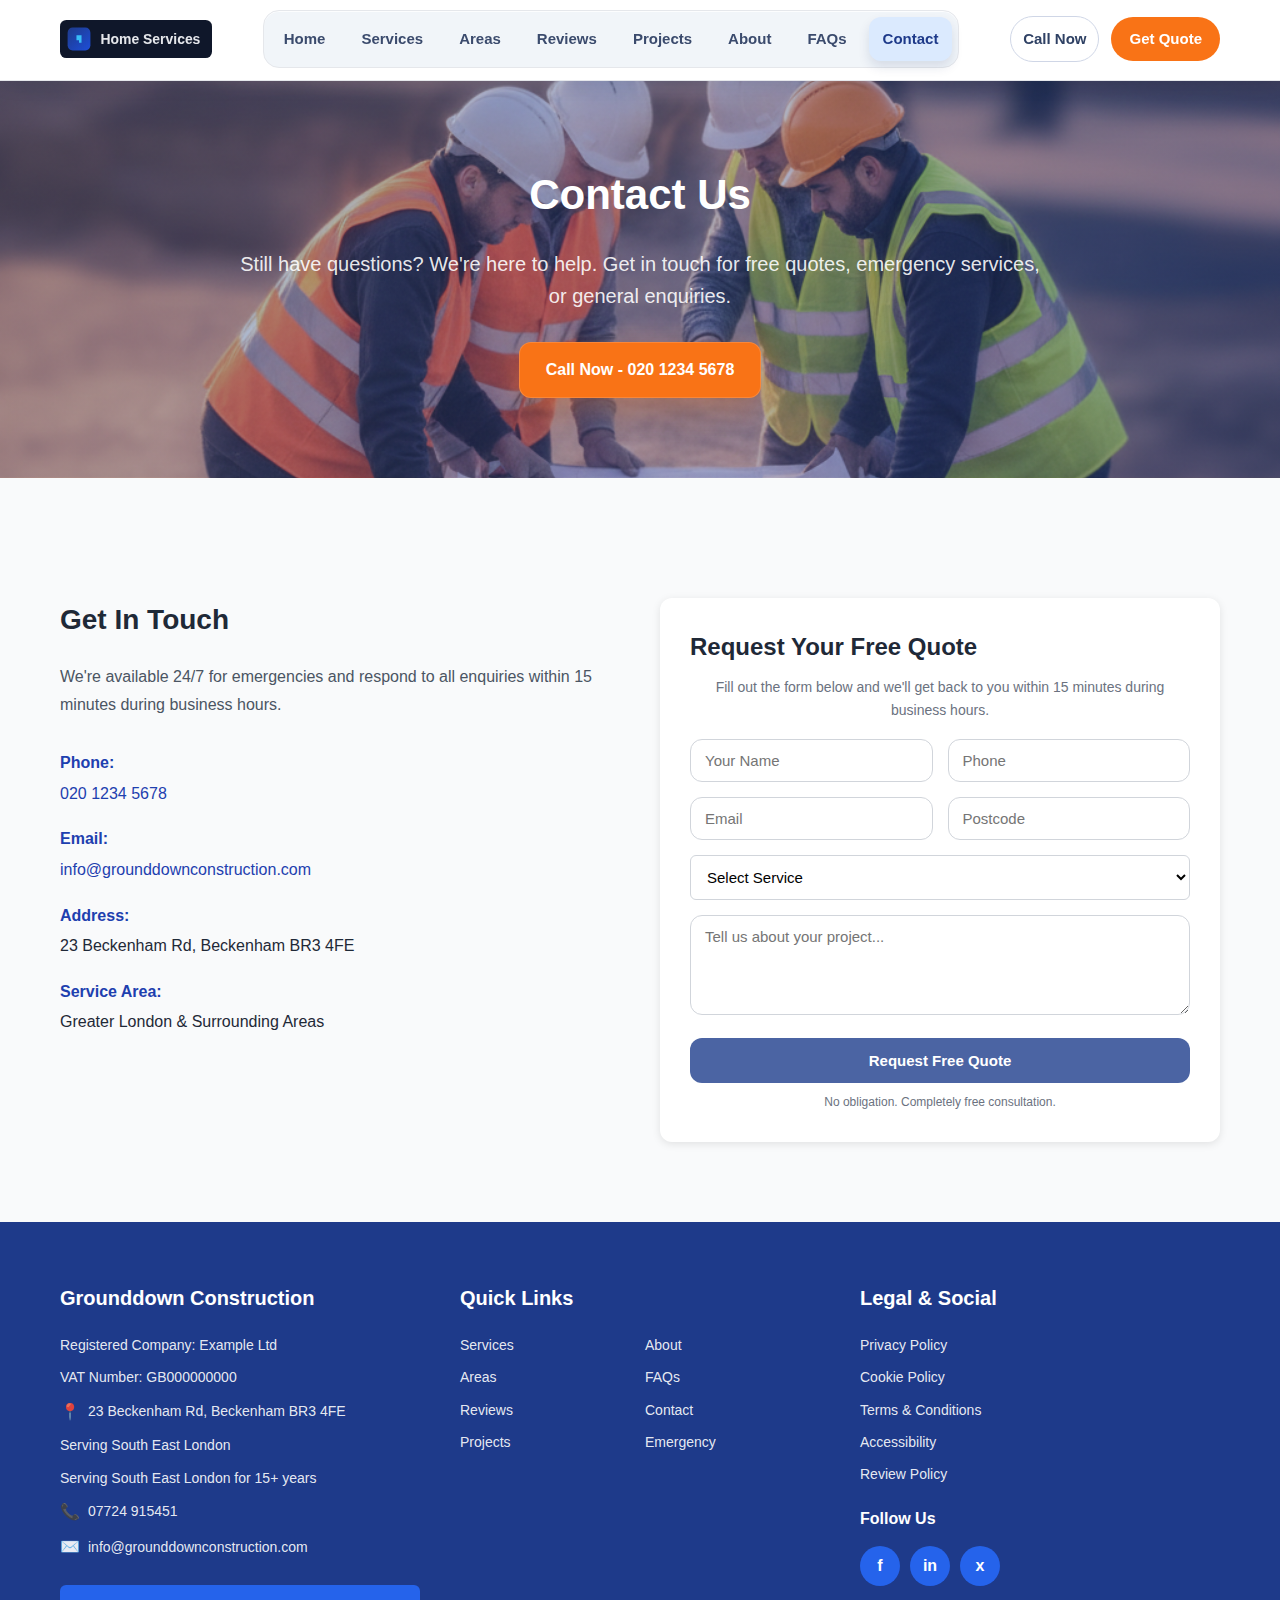
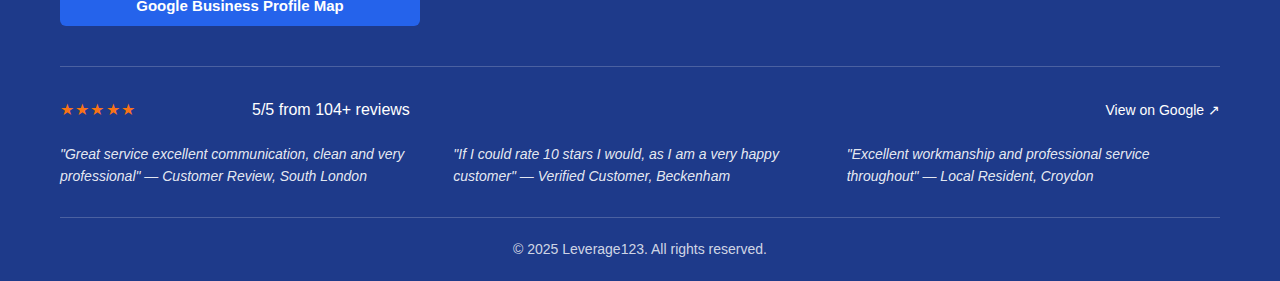
<file: contact.html>
<!DOCTYPE html>
<html lang="en-GB">
<head>
    <meta charset="UTF-8">
    <meta name="viewport" content="width=device-width, initial-scale=1.0">
    <meta name="description" content="Contact us for free quotes on home services across Greater London. Call 020 1234 5678 or fill out our form. Available 24/7 for emergencies.">
    <title>Contact Us | Professional Home Services London</title>
    <link rel="stylesheet" href="styles.css">
    <link rel="icon" type="image/svg+xml" href="assets/icons/favicon.svg">
    <link rel="apple-touch-icon" href="assets/icons/favicon.svg">
</head>
<body>
    <!-- Header -->
    <header class="header">
        <div class="container">
            <div class="header-content">
                <div class="logo logo--image">
                    <img src="assets/logo/logo-placeholder.svg" alt="Home Services logo" class="logo-img">
                    <div class="logo-icon">HS</div>
                    <span class="logo-text">Home Services</span>
                </div>
                <nav class="nav">
                    <a href="index.html" class="nav-link">Home</a>
                    <a href="services.html" class="nav-link">Services</a>
                    <a href="areas.html" class="nav-link">Areas</a>
                    <a href="reviews.html" class="nav-link">Reviews</a>
                    <a href="projects.html" class="nav-link">Projects</a>
                    <a href="about.html" class="nav-link">About</a>
                    <a href="faqs.html" class="nav-link">FAQs</a>
                    <a href="contact.html" class="nav-link active">Contact</a>
                </nav>
                <div class="header-cta">
                    <a href="tel:+442012345678" class="btn btn-call">Call Now</a>
                    <a href="contact.html#quote" class="btn btn-quote">Get Quote</a>
                </div>
                <button class="mobile-menu-toggle" aria-label="Toggle menu">☰</button>
            </div>
        </div>
    </header>

    <!-- Hero Section -->
    <section class="page-hero">
        <div class="container">
            <h1>Contact Us</h1>
            <p class="hero-subhead">Still have questions? We're here to help. Get in touch for free quotes, emergency services, or general enquiries.</p>
            <div class="hero-cta">
                <a href="tel:+442012345678" class="btn btn-hero-primary">Call Now - 020 1234 5678</a>
            </div>
        </div>
    </section>

    <!-- Contact Section -->
    <section class="contact-page">
        <div class="container">
            <div class="contact-content">
                <div class="contact-info">
                    <h2>Get In Touch</h2>
                    <p>We're available 24/7 for emergencies and respond to all enquiries within 15 minutes during business hours.</p>
                    <div class="contact-details">
                        <div class="contact-item">
                            <strong>Phone:</strong>
                            <a href="tel:+442012345678">020 1234 5678</a>
                        </div>
                        <div class="contact-item">
                            <strong>Email:</strong>
                            <a href="mailto:info@grounddownconstruction.com">info@grounddownconstruction.com</a>
                        </div>
                        <div class="contact-item">
                            <strong>Address:</strong>
                            <span>23 Beckenham Rd, Beckenham BR3 4FE</span>
                        </div>
                        <div class="contact-item">
                            <strong>Service Area:</strong>
                            <span>Greater London & Surrounding Areas</span>
                        </div>
                    </div>
                </div>
                <div class="contact-form-wrapper" id="quote">
                    <h2>Request Your Free Quote</h2>
                    <p class="form-description">Fill out the form below and we'll get back to you within 15 minutes during business hours.</p>
                    <form id="contact-form" action="#" method="post">
                        <div class="form-row">
                            <input type="text" name="name" placeholder="Your Name" class="form-input" required>
                            <input type="tel" name="phone" placeholder="Phone" class="form-input" required>
                        </div>
                        <div class="form-row">
                            <input type="email" name="email" placeholder="Email" class="form-input" required>
                            <input type="text" name="postcode" placeholder="Postcode" class="form-input" required>
                        </div>
                        <select name="service" class="form-input" required>
                            <option value="">Select Service</option>
                            <option value="resin-driveways">Resin Driveways</option>
                            <option value="block-paving">Block Paving</option>
                            <option value="tarmac-driveways">Tarmac Driveways</option>
                            <option value="commercial-tarmac">Commercial Tarmac</option>
                            <option value="groundwork">Groundwork Services</option>
                            <option value="excavation">Excavation & Foundations</option>
                            <option value="other">Other</option>
                        </select>
                        <textarea name="message" placeholder="Tell us about your project..." class="form-textarea"></textarea>
                        <button type="submit" class="btn btn-form">Request Free Quote</button>
                        <p class="form-disclaimer">No obligation. Completely free consultation.</p>
                    </form>
                </div>
            </div>
        </div>
    </section>

    <!-- Footer -->
    <footer class="footer">
        <div class="container">
            <div class="footer-content">
                <div class="footer-column">
                    <h3>Grounddown Construction</h3>
                    <p>Registered Company: Example Ltd</p>
                    <p>VAT Number: GB000000000</p>
                    <p class="footer-info">
                        <span class="footer-icon">📍</span>
                        23 Beckenham Rd, Beckenham BR3 4FE
                    </p>
                    <p>Serving South East London</p>
                    <p>Serving South East London for 15+ years</p>
                    <p class="footer-info">
                        <span class="footer-icon">📞</span>
                        <a href="tel:+447724915451">07724 915451</a>
                    </p>
                    <p class="footer-info">
                        <span class="footer-icon">✉️</span>
                        <a href="mailto:info@grounddownconstruction.com">info@grounddownconstruction.com</a>
                    </p>
                    <button class="btn btn-map">Google Business Profile Map</button>
                </div>
                <div class="footer-column">
                    <h3>Quick Links</h3>
                    <div class="footer-links-grid">
                        <div class="footer-links-column">
                            <a href="services.html">Services</a>
                            <a href="areas.html">Areas</a>
                            <a href="reviews.html">Reviews</a>
                            <a href="projects.html">Projects</a>
                        </div>
                        <div class="footer-links-column">
                            <a href="about.html">About</a>
                            <a href="faqs.html">FAQs</a>
                            <a href="contact.html">Contact</a>
                            <a href="#">Emergency</a>
                        </div>
                    </div>
                </div>
                <div class="footer-column">
                    <h3>Legal & Social</h3>
                    <div class="footer-links">
                        <a href="#">Privacy Policy</a>
                        <a href="#">Cookie Policy</a>
                        <a href="#">Terms & Conditions</a>
                        <a href="#">Accessibility</a>
                        <a href="#">Review Policy</a>
                    </div>
                    <h4 class="follow-us">Follow Us</h4>
                    <div class="social-icons">
                        <a href="#" class="social-icon">f</a>
                        <a href="#" class="social-icon">in</a>
                        <a href="#" class="social-icon">x</a>
                    </div>
                </div>
            </div>
            <div class="footer-reviews">
                <div class="footer-reviews-header">
                    <div class="footer-rating">
                        <span class="stars">⭐⭐⭐⭐⭐</span>
                        <span>5/5 from 104+ reviews</span>
                    </div>
                    <a href="#" class="view-google">View on Google ↗</a>
                </div>
                <div class="footer-testimonials">
                    <div class="testimonial">
                        "Great service excellent communication, clean and very professional" — Customer Review, South London
                    </div>
                    <div class="testimonial">
                        "If I could rate 10 stars I would, as I am a very happy customer" — Verified Customer, Beckenham
                    </div>
                    <div class="testimonial">
                        "Excellent workmanship and professional service throughout" — Local Resident, Croydon
                    </div>
                </div>
            </div>
            <div class="footer-copyright">
                <p>© 2025 Leverage123. All rights reserved.</p>
            </div>
        </div>
    </footer>

    <!-- Mobile CTA Bar -->
    <div class="mobile-cta-bar">
        <a href="tel:+442012345678" class="mobile-cta-call">Call Now</a>
        <div class="mobile-cta-menu" onclick="document.querySelector('.nav').classList.toggle('active')">☰</div>
        <a href="contact.html#quote" class="mobile-cta-quote">Get Quote</a>
    </div>

    <script src="script.js"></script>
</body>
</html>
</file>
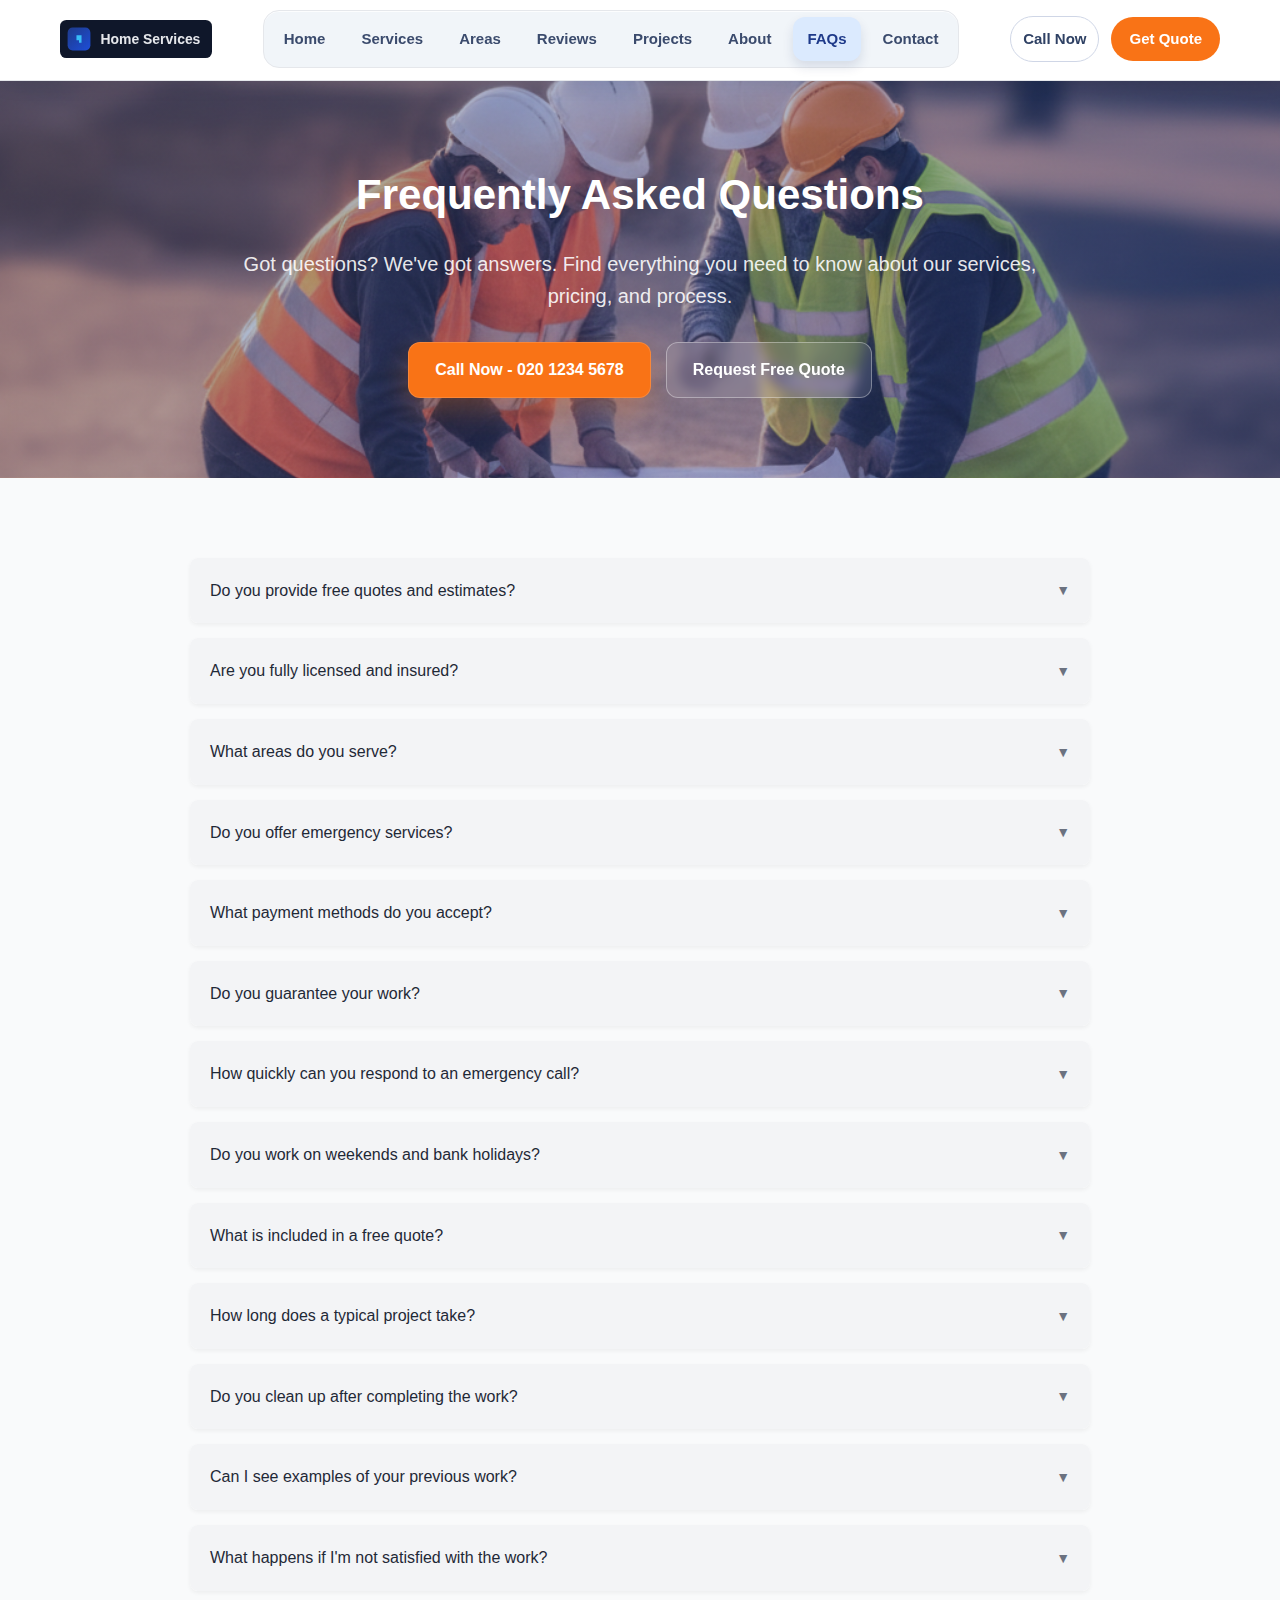
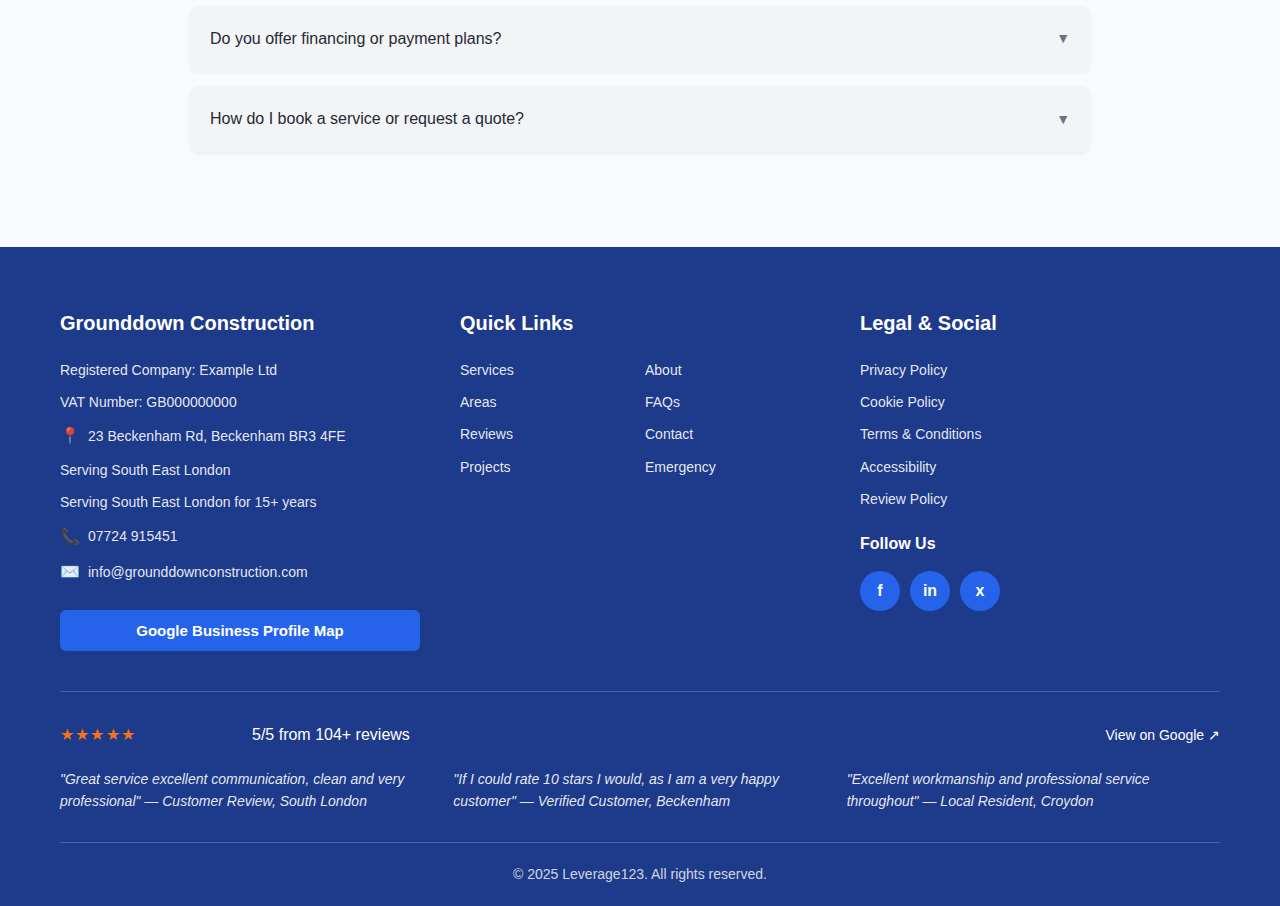
<file: faqs.html>
<!DOCTYPE html>
<html lang="en-GB">
<head>
    <meta charset="UTF-8">
    <meta name="viewport" content="width=device-width, initial-scale=1.0">
    <meta name="description" content="Frequently asked questions about our home services, pricing, guarantees, and process. Get answers about quotes, insurance, service areas, and emergency availability.">
    <title>Frequently Asked Questions | Professional Home Services London</title>
    <link rel="stylesheet" href="styles.css">
    <link rel="icon" type="image/svg+xml" href="assets/icons/favicon.svg">
    <link rel="apple-touch-icon" href="assets/icons/favicon.svg">
    <script type="application/ld+json">
    {
      "@context": "https://schema.org",
      "@type": "FAQPage",
      "mainEntity": [
        {
          "@type": "Question",
          "name": "Do you provide free quotes and estimates?",
          "acceptedAnswer": {
            "@type": "Answer",
            "text": "Yes, we provide completely free, no-obligation quotes for all our services. Simply contact us and we'll arrange a convenient time to assess your project and provide a detailed estimate."
          }
        },
        {
          "@type": "Question",
          "name": "Are you fully licensed and insured?",
          "acceptedAnswer": {
            "@type": "Answer",
            "text": "Absolutely. We are fully licensed and carry comprehensive public liability insurance up to £2M. All our team members are certified professionals with the necessary qualifications."
          }
        },
        {
          "@type": "Question",
          "name": "What areas do you serve?",
          "acceptedAnswer": {
            "@type": "Answer",
            "text": "We serve Greater London and the surrounding areas, including South East London, South London, and many other locations. Check our Areas page for a complete list, or contact us to see if we cover your location."
          }
        },
        {
          "@type": "Question",
          "name": "Do you offer emergency services?",
          "acceptedAnswer": {
            "@type": "Answer",
            "text": "Yes, we offer 24/7 emergency services for urgent repairs and critical situations. Our team is available round-the-clock to help when you need us most."
          }
        },
        {
          "@type": "Question",
          "name": "What payment methods do you accept?",
          "acceptedAnswer": {
            "@type": "Answer",
            "text": "We accept various payment methods including cash, bank transfer, and major credit/debit cards. Payment terms can be discussed during the quote process."
          }
        },
        {
          "@type": "Question",
          "name": "Do you guarantee your work?",
          "acceptedAnswer": {
            "@type": "Answer",
            "text": "Yes, all our work comes with a comprehensive warranty and our 100% satisfaction guarantee. We stand behind the quality of our workmanship and materials."
          }
        }
      ]
    }
    </script>
</head>
<body>
    <!-- Header -->
    <header class="header">
        <div class="container">
            <div class="header-content">
                <div class="logo logo--image">
                    <img src="assets/logo/logo-placeholder.svg" alt="Home Services logo" class="logo-img">
                    <div class="logo-icon">HS</div>
                    <span class="logo-text">Home Services</span>
                </div>
                <nav class="nav">
                    <a href="index.html" class="nav-link">Home</a>
                    <a href="services.html" class="nav-link">Services</a>
                    <a href="areas.html" class="nav-link">Areas</a>
                    <a href="reviews.html" class="nav-link">Reviews</a>
                    <a href="projects.html" class="nav-link">Projects</a>
                    <a href="about.html" class="nav-link">About</a>
                    <a href="faqs.html" class="nav-link active">FAQs</a>
                    <a href="contact.html" class="nav-link">Contact</a>
                </nav>
                <div class="header-cta">
                    <a href="tel:+442012345678" class="btn btn-call">Call Now</a>
                    <a href="contact.html#quote" class="btn btn-quote">Get Quote</a>
                </div>
                <button class="mobile-menu-toggle" aria-label="Toggle menu">☰</button>
            </div>
        </div>
    </header>

    <!-- Hero Section -->
    <section class="page-hero">
        <div class="container">
            <h1>Frequently Asked Questions</h1>
            <p class="hero-subhead">Got questions? We've got answers. Find everything you need to know about our services, pricing, and process.</p>
            <div class="hero-cta">
                <a href="tel:+442012345678" class="btn btn-hero-primary">Call Now - 020 1234 5678</a>
                <a href="contact.html#quote" class="btn btn-hero-secondary">Request Free Quote</a>
            </div>
        </div>
    </section>

    <!-- FAQs Section -->
    <section class="faqs-page">
        <div class="container">
            <div class="faqs-list">
                <div class="faq-item">
                    <div class="faq-question">
                        <span>Do you provide free quotes and estimates?</span>
                        <span class="faq-chevron">▼</span>
                    </div>
                    <div class="faq-answer">
                        <p>Yes, we provide completely free, no-obligation quotes for all our services. Simply contact us and we'll arrange a convenient time to assess your project and provide a detailed estimate.</p>
                    </div>
                </div>
                <div class="faq-item">
                    <div class="faq-question">
                        <span>Are you fully licensed and insured?</span>
                        <span class="faq-chevron">▼</span>
                    </div>
                    <div class="faq-answer">
                        <p>Absolutely. We are fully licensed and carry comprehensive public liability insurance up to £2M. All our team members are certified professionals with the necessary qualifications.</p>
                    </div>
                </div>
                <div class="faq-item">
                    <div class="faq-question">
                        <span>What areas do you serve?</span>
                        <span class="faq-chevron">▼</span>
                    </div>
                    <div class="faq-answer">
                        <p>We serve Greater London and the surrounding areas, including South East London, South London, and many other locations. Check our Areas page for a complete list, or contact us to see if we cover your location.</p>
                    </div>
                </div>
                <div class="faq-item">
                    <div class="faq-question">
                        <span>Do you offer emergency services?</span>
                        <span class="faq-chevron">▼</span>
                    </div>
                    <div class="faq-answer">
                        <p>Yes, we offer 24/7 emergency services for urgent repairs and critical situations. Our team is available round-the-clock to help when you need us most.</p>
                    </div>
                </div>
                <div class="faq-item">
                    <div class="faq-question">
                        <span>What payment methods do you accept?</span>
                        <span class="faq-chevron">▼</span>
                    </div>
                    <div class="faq-answer">
                        <p>We accept various payment methods including cash, bank transfer, and major credit/debit cards. Payment terms can be discussed during the quote process.</p>
                    </div>
                </div>
                <div class="faq-item">
                    <div class="faq-question">
                        <span>Do you guarantee your work?</span>
                        <span class="faq-chevron">▼</span>
                    </div>
                    <div class="faq-answer">
                        <p>Yes, all our work comes with a comprehensive warranty and our 100% satisfaction guarantee. We stand behind the quality of our workmanship and materials.</p>
                    </div>
                </div>
                <div class="faq-item">
                    <div class="faq-question">
                        <span>How quickly can you respond to an emergency call?</span>
                        <span class="faq-chevron">▼</span>
                    </div>
                    <div class="faq-answer">
                        <p>For emergency calls, we aim to respond within 1-2 hours depending on your location. We prioritise urgent situations and will work to get to you as quickly as possible.</p>
                    </div>
                </div>
                <div class="faq-item">
                    <div class="faq-question">
                        <span>Do you work on weekends and bank holidays?</span>
                        <span class="faq-chevron">▼</span>
                    </div>
                    <div class="faq-answer">
                        <p>Yes, we operate 24/7 including weekends and bank holidays. Emergency services are always available, and we can schedule non-urgent work on weekends if needed.</p>
                    </div>
                </div>
                <div class="faq-item">
                    <div class="faq-question">
                        <span>What is included in a free quote?</span>
                        <span class="faq-chevron">▼</span>
                    </div>
                    <div class="faq-answer">
                        <p>Our free quotes include a detailed breakdown of work required, materials needed, labour costs, and a timeline for completion. There's no obligation to proceed after receiving your quote.</p>
                    </div>
                </div>
                <div class="faq-item">
                    <div class="faq-question">
                        <span>How long does a typical project take?</span>
                        <span class="faq-chevron">▼</span>
                    </div>
                    <div class="faq-answer">
                        <p>Project timelines vary depending on the scope of work. Small repairs may take a few hours, while larger projects like driveways can take 1-2 weeks. We'll provide a detailed timeline in your quote.</p>
                    </div>
                </div>
                <div class="faq-item">
                    <div class="faq-question">
                        <span>Do you clean up after completing the work?</span>
                        <span class="faq-chevron">▼</span>
                    </div>
                    <div class="faq-answer">
                        <p>Absolutely. We take pride in leaving your property clean and tidy. All debris and materials are removed, and we'll sweep and clean the work area before we leave.</p>
                    </div>
                </div>
                <div class="faq-item">
                    <div class="faq-question">
                        <span>Can I see examples of your previous work?</span>
                        <span class="faq-chevron">▼</span>
                    </div>
                    <div class="faq-answer">
                        <p>Yes, you can view our recent projects on our Projects page. We're happy to provide references from previous customers in your area if requested.</p>
                    </div>
                </div>
                <div class="faq-item">
                    <div class="faq-question">
                        <span>What happens if I'm not satisfied with the work?</span>
                        <span class="faq-chevron">▼</span>
                    </div>
                    <div class="faq-answer">
                        <p>We stand behind our work with a 100% satisfaction guarantee. If you're not happy, we'll return to make it right at no additional cost. Your satisfaction is our priority.</p>
                    </div>
                </div>
                <div class="faq-item">
                    <div class="faq-question">
                        <span>Do you offer financing or payment plans?</span>
                        <span class="faq-chevron">▼</span>
                    </div>
                    <div class="faq-answer">
                        <p>Payment terms can be discussed during the quote process. We're flexible and can work with you to find a payment arrangement that suits your needs for larger projects.</p>
                    </div>
                </div>
                <div class="faq-item">
                    <div class="faq-question">
                        <span>How do I book a service or request a quote?</span>
                        <span class="faq-chevron">▼</span>
                    </div>
                    <div class="faq-answer">
                        <p>You can call us directly on 020 1234 5678, fill out our online quote form, or email us at info@grounddownconstruction.com. We'll respond within 15 minutes during business hours.</p>
                    </div>
                </div>
            </div>
        </div>
    </section>

    <!-- Footer -->
    <footer class="footer">
        <div class="container">
            <div class="footer-content">
                <div class="footer-column">
                    <h3>Grounddown Construction</h3>
                    <p>Registered Company: Example Ltd</p>
                    <p>VAT Number: GB000000000</p>
                    <p class="footer-info">
                        <span class="footer-icon">📍</span>
                        23 Beckenham Rd, Beckenham BR3 4FE
                    </p>
                    <p>Serving South East London</p>
                    <p>Serving South East London for 15+ years</p>
                    <p class="footer-info">
                        <span class="footer-icon">📞</span>
                        <a href="tel:+447724915451">07724 915451</a>
                    </p>
                    <p class="footer-info">
                        <span class="footer-icon">✉️</span>
                        <a href="mailto:info@grounddownconstruction.com">info@grounddownconstruction.com</a>
                    </p>
                    <button class="btn btn-map">Google Business Profile Map</button>
                </div>
                <div class="footer-column">
                    <h3>Quick Links</h3>
                    <div class="footer-links-grid">
                        <div class="footer-links-column">
                            <a href="services.html">Services</a>
                            <a href="areas.html">Areas</a>
                            <a href="reviews.html">Reviews</a>
                            <a href="projects.html">Projects</a>
                        </div>
                        <div class="footer-links-column">
                            <a href="about.html">About</a>
                            <a href="faqs.html">FAQs</a>
                            <a href="contact.html">Contact</a>
                            <a href="#">Emergency</a>
                        </div>
                    </div>
                </div>
                <div class="footer-column">
                    <h3>Legal & Social</h3>
                    <div class="footer-links">
                        <a href="#">Privacy Policy</a>
                        <a href="#">Cookie Policy</a>
                        <a href="#">Terms & Conditions</a>
                        <a href="#">Accessibility</a>
                        <a href="#">Review Policy</a>
                    </div>
                    <h4 class="follow-us">Follow Us</h4>
                    <div class="social-icons">
                        <a href="#" class="social-icon">f</a>
                        <a href="#" class="social-icon">in</a>
                        <a href="#" class="social-icon">x</a>
                    </div>
                </div>
            </div>
            <div class="footer-reviews">
                <div class="footer-reviews-header">
                    <div class="footer-rating">
                        <span class="stars">⭐⭐⭐⭐⭐</span>
                        <span>5/5 from 104+ reviews</span>
                    </div>
                    <a href="#" class="view-google">View on Google ↗</a>
                </div>
                <div class="footer-testimonials">
                    <div class="testimonial">
                        "Great service excellent communication, clean and very professional" — Customer Review, South London
                    </div>
                    <div class="testimonial">
                        "If I could rate 10 stars I would, as I am a very happy customer" — Verified Customer, Beckenham
                    </div>
                    <div class="testimonial">
                        "Excellent workmanship and professional service throughout" — Local Resident, Croydon
                    </div>
                </div>
            </div>
            <div class="footer-copyright">
                <p>© 2025 Leverage123. All rights reserved.</p>
            </div>
        </div>
    </footer>

    <!-- Mobile CTA Bar -->
    <div class="mobile-cta-bar">
        <a href="tel:+442012345678" class="mobile-cta-call">Call Now</a>
        <a href="contact.html#quote" class="mobile-cta-quote">Get Quote</a>
    </div>

    <script src="script.js"></script>
</body>
</html>
</file>
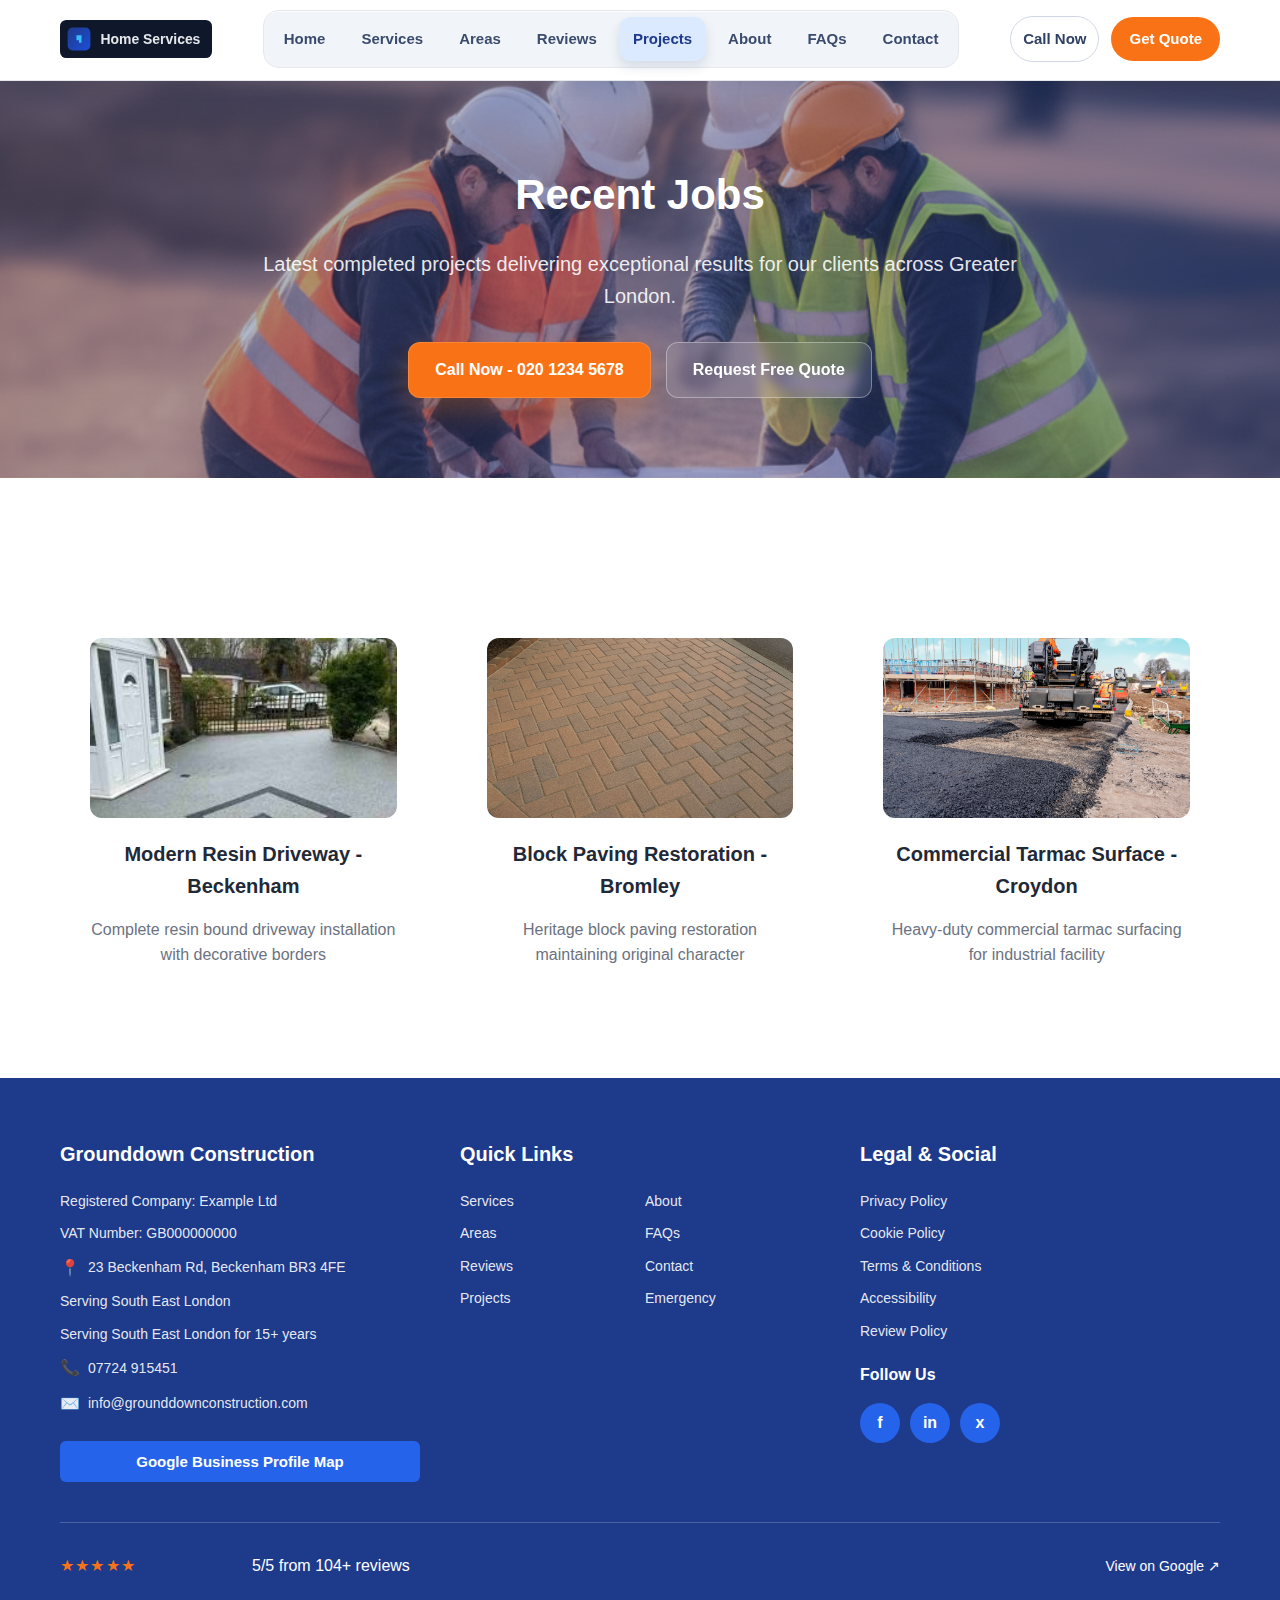
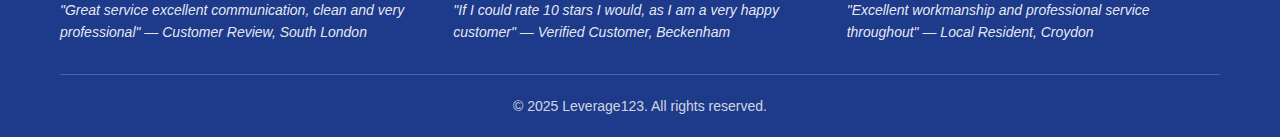
<file: projects.html>
<!DOCTYPE html>
<html lang="en-GB">
<head>
    <meta charset="UTF-8">
    <meta name="viewport" content="width=device-width, initial-scale=1.0">
    <meta name="description" content="View our recent completed projects including resin driveways, block paving, and tarmac installations across Greater London. Quality workmanship you can trust.">
    <title>Recent Jobs | Professional Home Services London</title>
    <link rel="stylesheet" href="styles.css">
    <link rel="icon" type="image/svg+xml" href="assets/icons/favicon.jpeg">
    <link rel="apple-touch-icon" href="assets/icons/favicon.jpeg">
</head>
<body>
    <!-- Header -->
    <header class="header">
        <div class="container">
            <div class="header-content">
                <div class="logo logo--image">
                    <img src="assets/logo/logo-placeholder.svg" alt="Home Services logo" class="logo-img">
                    <div class="logo-icon">HS</div>
                    <span class="logo-text">Home Services</span>
                </div>
                <nav class="nav">
                    <a href="index.html" class="nav-link">Home</a>
                    <a href="services.html" class="nav-link">Services</a>
                    <a href="areas.html" class="nav-link">Areas</a>
                    <a href="reviews.html" class="nav-link">Reviews</a>
                    <a href="projects.html" class="nav-link active">Projects</a>
                    <a href="about.html" class="nav-link">About</a>
                    <a href="faqs.html" class="nav-link">FAQs</a>
                    <a href="contact.html" class="nav-link">Contact</a>
                </nav>
                <div class="header-cta">
                    <a href="tel:+442012345678" class="btn btn-call">Call Now</a>
                    <a href="contact.html#quote" class="btn btn-quote">Get Quote</a>
                </div>
                <button class="mobile-menu-toggle" aria-label="Toggle menu">☰</button>
            </div>
        </div>
    </header>

    <!-- Hero Section -->
    <section class="page-hero">
        <div class="container">
            <h1>Recent Jobs</h1>
            <p class="hero-subhead">Latest completed projects delivering exceptional results for our clients across Greater London.</p>
            <div class="hero-cta">
                <a href="tel:+442012345678" class="btn btn-hero-primary">Call Now - 020 1234 5678</a>
                <a href="contact.html#quote" class="btn btn-hero-secondary">Request Free Quote</a>
            </div>
        </div>
    </section>

    <!-- Projects Section -->
    <section class="projects-page">
        <div class="container">
            <div class="projects-grid">
                <div class="project-card">
                    <img src="assets/images/project-resin.jpeg" alt="Modern Resin Driveway - Beckenham" class="project-thumb">
                    <h3>Modern Resin Driveway - Beckenham</h3>
                    <p>Complete resin bound driveway installation with decorative borders</p>
                </div>
                <div class="project-card">
                    <img src="assets/images/project-block.jpeg" alt="Block Paving Restoration - Bromley" class="project-thumb">
                    <h3>Block Paving Restoration - Bromley</h3>
                    <p>Heritage block paving restoration maintaining original character</p>
                </div>
                <div class="project-card">
                    <img src="assets/images/project-commercial.jpeg" alt="Commercial Tarmac Surface - Croydon" class="project-thumb">
                    <h3>Commercial Tarmac Surface - Croydon</h3>
                    <p>Heavy-duty commercial tarmac surfacing for industrial facility</p>
                </div>
            </div>
        </div>
    </section>

    <!-- Footer -->
    <footer class="footer">
        <div class="container">
            <div class="footer-content">
                <div class="footer-column">
                    <h3>Grounddown Construction</h3>
                    <p>Registered Company: Example Ltd</p>
                    <p>VAT Number: GB000000000</p>
                    <p class="footer-info">
                        <span class="footer-icon">📍</span>
                        23 Beckenham Rd, Beckenham BR3 4FE
                    </p>
                    <p>Serving South East London</p>
                    <p>Serving South East London for 15+ years</p>
                    <p class="footer-info">
                        <span class="footer-icon">📞</span>
                        <a href="tel:+447724915451">07724 915451</a>
                    </p>
                    <p class="footer-info">
                        <span class="footer-icon">✉️</span>
                        <a href="mailto:info@grounddownconstruction.com">info@grounddownconstruction.com</a>
                    </p>
                    <button class="btn btn-map">Google Business Profile Map</button>
                </div>
                <div class="footer-column">
                    <h3>Quick Links</h3>
                    <div class="footer-links-grid">
                        <div class="footer-links-column">
                            <a href="services.html">Services</a>
                            <a href="areas.html">Areas</a>
                            <a href="reviews.html">Reviews</a>
                            <a href="projects.html">Projects</a>
                        </div>
                        <div class="footer-links-column">
                            <a href="about.html">About</a>
                            <a href="faqs.html">FAQs</a>
                            <a href="contact.html">Contact</a>
                            <a href="#">Emergency</a>
                        </div>
                    </div>
                </div>
                <div class="footer-column">
                    <h3>Legal & Social</h3>
                    <div class="footer-links">
                        <a href="#">Privacy Policy</a>
                        <a href="#">Cookie Policy</a>
                        <a href="#">Terms & Conditions</a>
                        <a href="#">Accessibility</a>
                        <a href="#">Review Policy</a>
                    </div>
                    <h4 class="follow-us">Follow Us</h4>
                    <div class="social-icons">
                        <a href="#" class="social-icon">f</a>
                        <a href="#" class="social-icon">in</a>
                        <a href="#" class="social-icon">x</a>
                    </div>
                </div>
            </div>
            <div class="footer-reviews">
                <div class="footer-reviews-header">
                    <div class="footer-rating">
                        <span class="stars">⭐⭐⭐⭐⭐</span>
                        <span>5/5 from 104+ reviews</span>
                    </div>
                    <a href="#" class="view-google">View on Google ↗</a>
                </div>
                <div class="footer-testimonials">
                    <div class="testimonial">
                        "Great service excellent communication, clean and very professional" — Customer Review, South London
                    </div>
                    <div class="testimonial">
                        "If I could rate 10 stars I would, as I am a very happy customer" — Verified Customer, Beckenham
                    </div>
                    <div class="testimonial">
                        "Excellent workmanship and professional service throughout" — Local Resident, Croydon
                    </div>
                </div>
            </div>
            <div class="footer-copyright">
                <p>© 2025 Leverage123. All rights reserved.</p>
            </div>
        </div>
    </footer>

    <!-- Mobile CTA Bar -->
    <div class="mobile-cta-bar">
        <a href="tel:+442012345678" class="mobile-cta-call">Call Now</a>
        <div class="mobile-cta-menu" onclick="document.querySelector('.nav').classList.toggle('active')">☰</div>
        <a href="contact.html#quote" class="mobile-cta-quote">Get Quote</a>
    </div>

    <script src="script.js"></script>
</body>
</html>
</file>
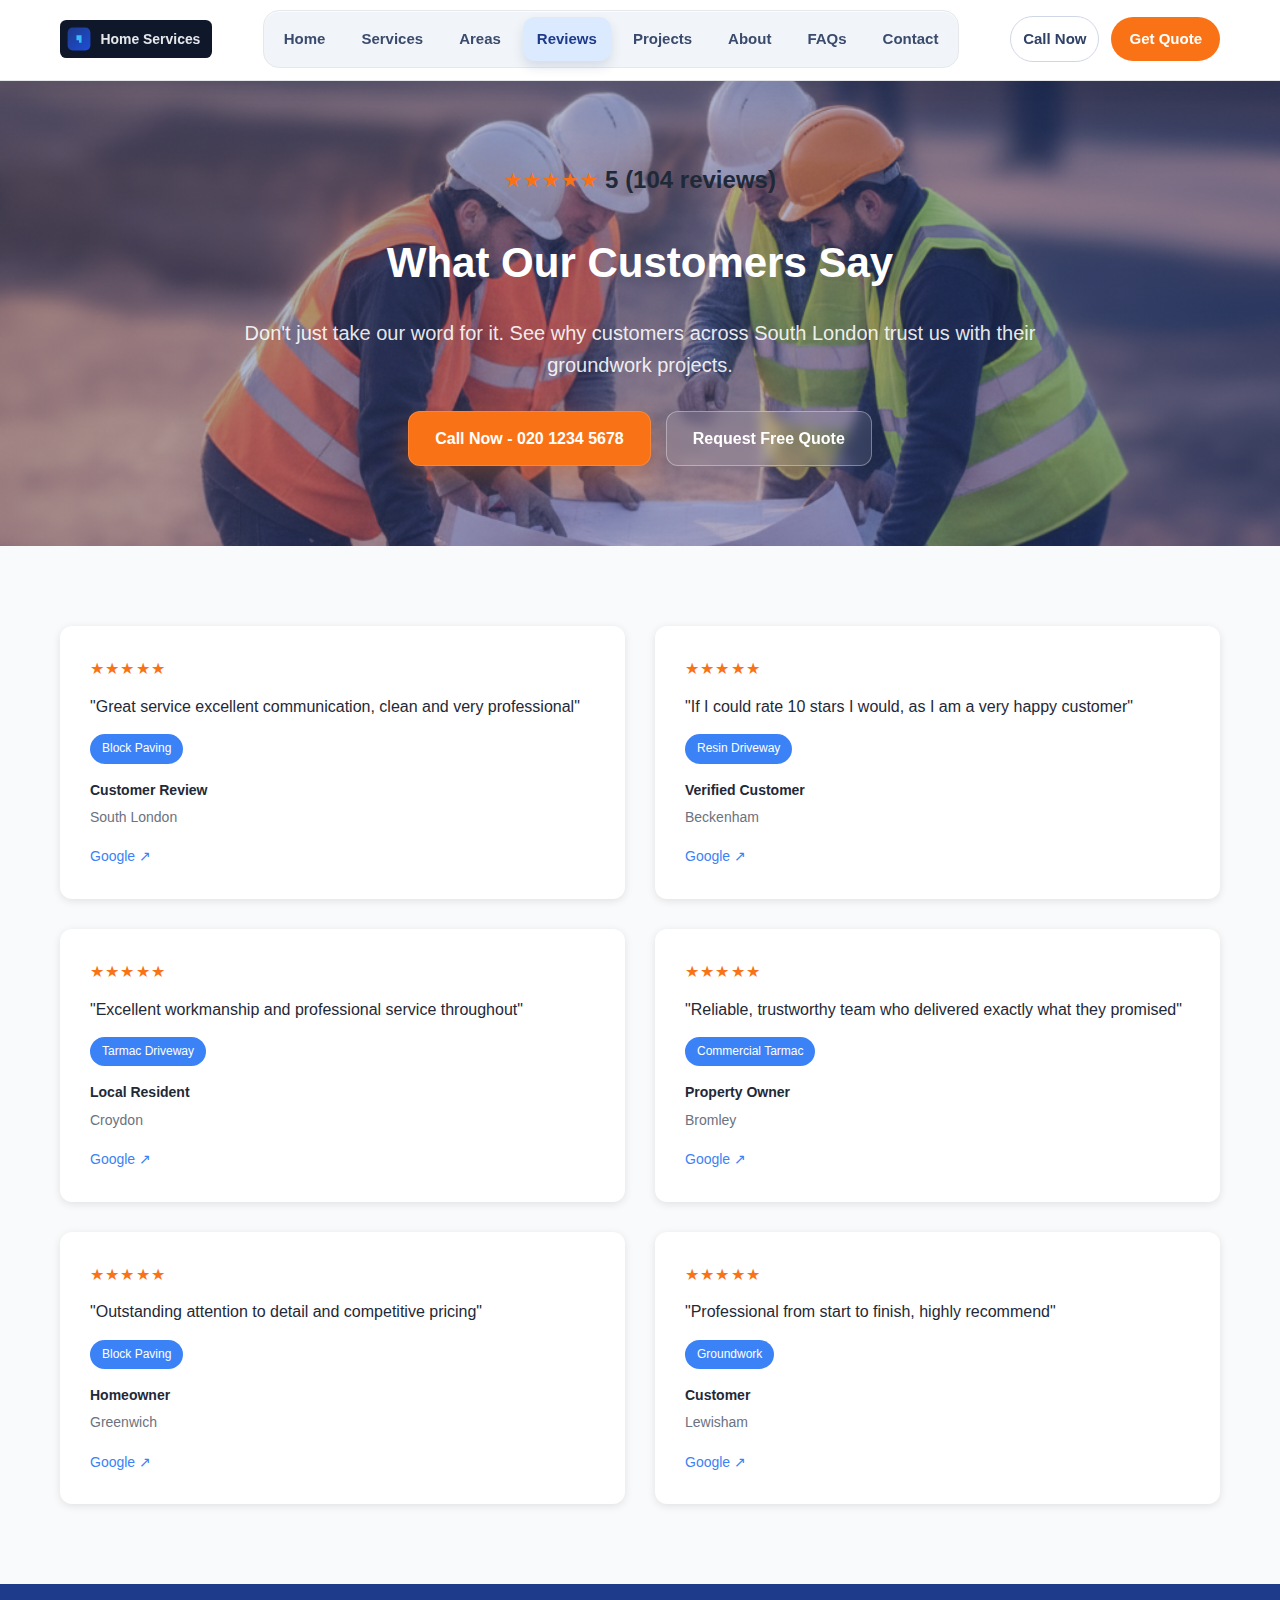
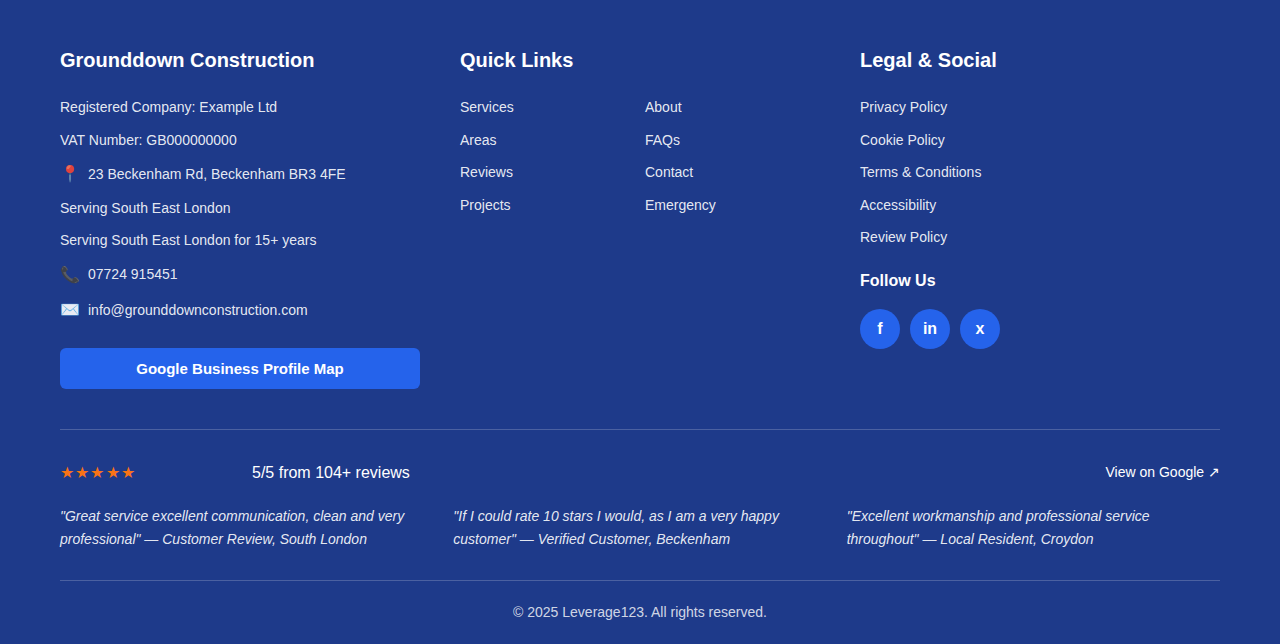
<file: reviews.html>
<!DOCTYPE html>
<html lang="en-GB">
<head>
    <meta charset="UTF-8">
    <meta name="viewport" content="width=device-width, initial-scale=1.0">
    <meta name="description" content="Read customer reviews and testimonials. 5/5 stars from 104+ reviews. See why customers across South London trust us with their groundwork projects.">
    <title>Customer Reviews | Professional Home Services London</title>
    <link rel="stylesheet" href="styles.css">
    <link rel="icon" type="image/svg+xml" href="assets/icons/favicon.svg">
    <link rel="apple-touch-icon" href="assets/icons/favicon.svg">
</head>
<body>
    <!-- Header -->
    <header class="header">
        <div class="container">
            <div class="header-content">
                <div class="logo logo--image">
                    <img src="assets/logo/logo-placeholder.svg" alt="Home Services logo" class="logo-img">
                    <div class="logo-icon">HS</div>
                    <span class="logo-text">Home Services</span>
                </div>
                <nav class="nav">
                    <a href="index.html" class="nav-link">Home</a>
                    <a href="services.html" class="nav-link">Services</a>
                    <a href="areas.html" class="nav-link">Areas</a>
                    <a href="reviews.html" class="nav-link active">Reviews</a>
                    <a href="projects.html" class="nav-link">Projects</a>
                    <a href="about.html" class="nav-link">About</a>
                    <a href="faqs.html" class="nav-link">FAQs</a>
                    <a href="contact.html" class="nav-link">Contact</a>
                </nav>
                <div class="header-cta">
                    <a href="tel:+442012345678" class="btn btn-call">Call Now</a>
                    <a href="contact.html#quote" class="btn btn-quote">Get Quote</a>
                </div>
                <button class="mobile-menu-toggle" aria-label="Toggle menu">☰</button>
            </div>
        </div>
    </header>

    <!-- Hero Section -->
    <section class="page-hero">
        <div class="container">
            <div class="reviews-header">
                <div class="reviews-rating">
                    <span class="stars-large">⭐⭐⭐⭐⭐</span>
                    <span class="rating-text">5 (104 reviews)</span>
                </div>
            </div>
            <h1>What Our Customers Say</h1>
            <p class="hero-subhead">Don't just take our word for it. See why customers across South London trust us with their groundwork projects.</p>
            <div class="hero-cta">
                <a href="tel:+442012345678" class="btn btn-hero-primary">Call Now - 020 1234 5678</a>
                <a href="contact.html#quote" class="btn btn-hero-secondary">Request Free Quote</a>
            </div>
        </div>
    </section>

    <!-- Reviews Section -->
    <section class="reviews-page">
        <div class="container">
            <div class="reviews-grid">
                <div class="review-card">
                    <div class="review-stars">⭐⭐⭐⭐⭐</div>
                    <p class="review-text">"Great service excellent communication, clean and very professional"</p>
                    <span class="review-tag">Block Paving</span>
                    <div class="review-meta">
                        <span class="review-customer">Customer Review</span>
                        <span class="review-location">South London</span>
                    </div>
                    <a href="#" class="review-google">Google ↗</a>
                </div>
                <div class="review-card">
                    <div class="review-stars">⭐⭐⭐⭐⭐</div>
                    <p class="review-text">"If I could rate 10 stars I would, as I am a very happy customer"</p>
                    <span class="review-tag">Resin Driveway</span>
                    <div class="review-meta">
                        <span class="review-customer">Verified Customer</span>
                        <span class="review-location">Beckenham</span>
                    </div>
                    <a href="#" class="review-google">Google ↗</a>
                </div>
                <div class="review-card">
                    <div class="review-stars">⭐⭐⭐⭐⭐</div>
                    <p class="review-text">"Excellent workmanship and professional service throughout"</p>
                    <span class="review-tag">Tarmac Driveway</span>
                    <div class="review-meta">
                        <span class="review-customer">Local Resident</span>
                        <span class="review-location">Croydon</span>
                    </div>
                    <a href="#" class="review-google">Google ↗</a>
                </div>
                <div class="review-card">
                    <div class="review-stars">⭐⭐⭐⭐⭐</div>
                    <p class="review-text">"Reliable, trustworthy team who delivered exactly what they promised"</p>
                    <span class="review-tag">Commercial Tarmac</span>
                    <div class="review-meta">
                        <span class="review-customer">Property Owner</span>
                        <span class="review-location">Bromley</span>
                    </div>
                    <a href="#" class="review-google">Google ↗</a>
                </div>
                <div class="review-card">
                    <div class="review-stars">⭐⭐⭐⭐⭐</div>
                    <p class="review-text">"Outstanding attention to detail and competitive pricing"</p>
                    <span class="review-tag">Block Paving</span>
                    <div class="review-meta">
                        <span class="review-customer">Homeowner</span>
                        <span class="review-location">Greenwich</span>
                    </div>
                    <a href="#" class="review-google">Google ↗</a>
                </div>
                <div class="review-card">
                    <div class="review-stars">⭐⭐⭐⭐⭐</div>
                    <p class="review-text">"Professional from start to finish, highly recommend"</p>
                    <span class="review-tag">Groundwork</span>
                    <div class="review-meta">
                        <span class="review-customer">Customer</span>
                        <span class="review-location">Lewisham</span>
                    </div>
                    <a href="#" class="review-google">Google ↗</a>
                </div>
            </div>
        </div>
    </section>

    <!-- Footer -->
    <footer class="footer">
        <div class="container">
            <div class="footer-content">
                <div class="footer-column">
                    <h3>Grounddown Construction</h3>
                    <p>Registered Company: Example Ltd</p>
                    <p>VAT Number: GB000000000</p>
                    <p class="footer-info">
                        <span class="footer-icon">📍</span>
                        23 Beckenham Rd, Beckenham BR3 4FE
                    </p>
                    <p>Serving South East London</p>
                    <p>Serving South East London for 15+ years</p>
                    <p class="footer-info">
                        <span class="footer-icon">📞</span>
                        <a href="tel:+447724915451">07724 915451</a>
                    </p>
                    <p class="footer-info">
                        <span class="footer-icon">✉️</span>
                        <a href="mailto:info@grounddownconstruction.com">info@grounddownconstruction.com</a>
                    </p>
                    <button class="btn btn-map">Google Business Profile Map</button>
                </div>
                <div class="footer-column">
                    <h3>Quick Links</h3>
                    <div class="footer-links-grid">
                        <div class="footer-links-column">
                            <a href="services.html">Services</a>
                            <a href="areas.html">Areas</a>
                            <a href="reviews.html">Reviews</a>
                            <a href="projects.html">Projects</a>
                        </div>
                        <div class="footer-links-column">
                            <a href="about.html">About</a>
                            <a href="faqs.html">FAQs</a>
                            <a href="contact.html">Contact</a>
                            <a href="#">Emergency</a>
                        </div>
                    </div>
                </div>
                <div class="footer-column">
                    <h3>Legal & Social</h3>
                    <div class="footer-links">
                        <a href="#">Privacy Policy</a>
                        <a href="#">Cookie Policy</a>
                        <a href="#">Terms & Conditions</a>
                        <a href="#">Accessibility</a>
                        <a href="#">Review Policy</a>
                    </div>
                    <h4 class="follow-us">Follow Us</h4>
                    <div class="social-icons">
                        <a href="#" class="social-icon">f</a>
                        <a href="#" class="social-icon">in</a>
                        <a href="#" class="social-icon">x</a>
                    </div>
                </div>
            </div>
            <div class="footer-reviews">
                <div class="footer-reviews-header">
                    <div class="footer-rating">
                        <span class="stars">⭐⭐⭐⭐⭐</span>
                        <span>5/5 from 104+ reviews</span>
                    </div>
                    <a href="#" class="view-google">View on Google ↗</a>
                </div>
                <div class="footer-testimonials">
                    <div class="testimonial">
                        "Great service excellent communication, clean and very professional" — Customer Review, South London
                    </div>
                    <div class="testimonial">
                        "If I could rate 10 stars I would, as I am a very happy customer" — Verified Customer, Beckenham
                    </div>
                    <div class="testimonial">
                        "Excellent workmanship and professional service throughout" — Local Resident, Croydon
                    </div>
                </div>
            </div>
            <div class="footer-copyright">
                <p>© 2025 Leverage123. All rights reserved.</p>
            </div>
        </div>
    </footer>

    <!-- Mobile CTA Bar -->
    <div class="mobile-cta-bar">
        <a href="tel:+442012345678" class="mobile-cta-call">Call Now</a>
        <a href="contact.html#quote" class="mobile-cta-quote">Get Quote</a>
    </div>

    <script src="script.js"></script>
</body>
</html>
</file>
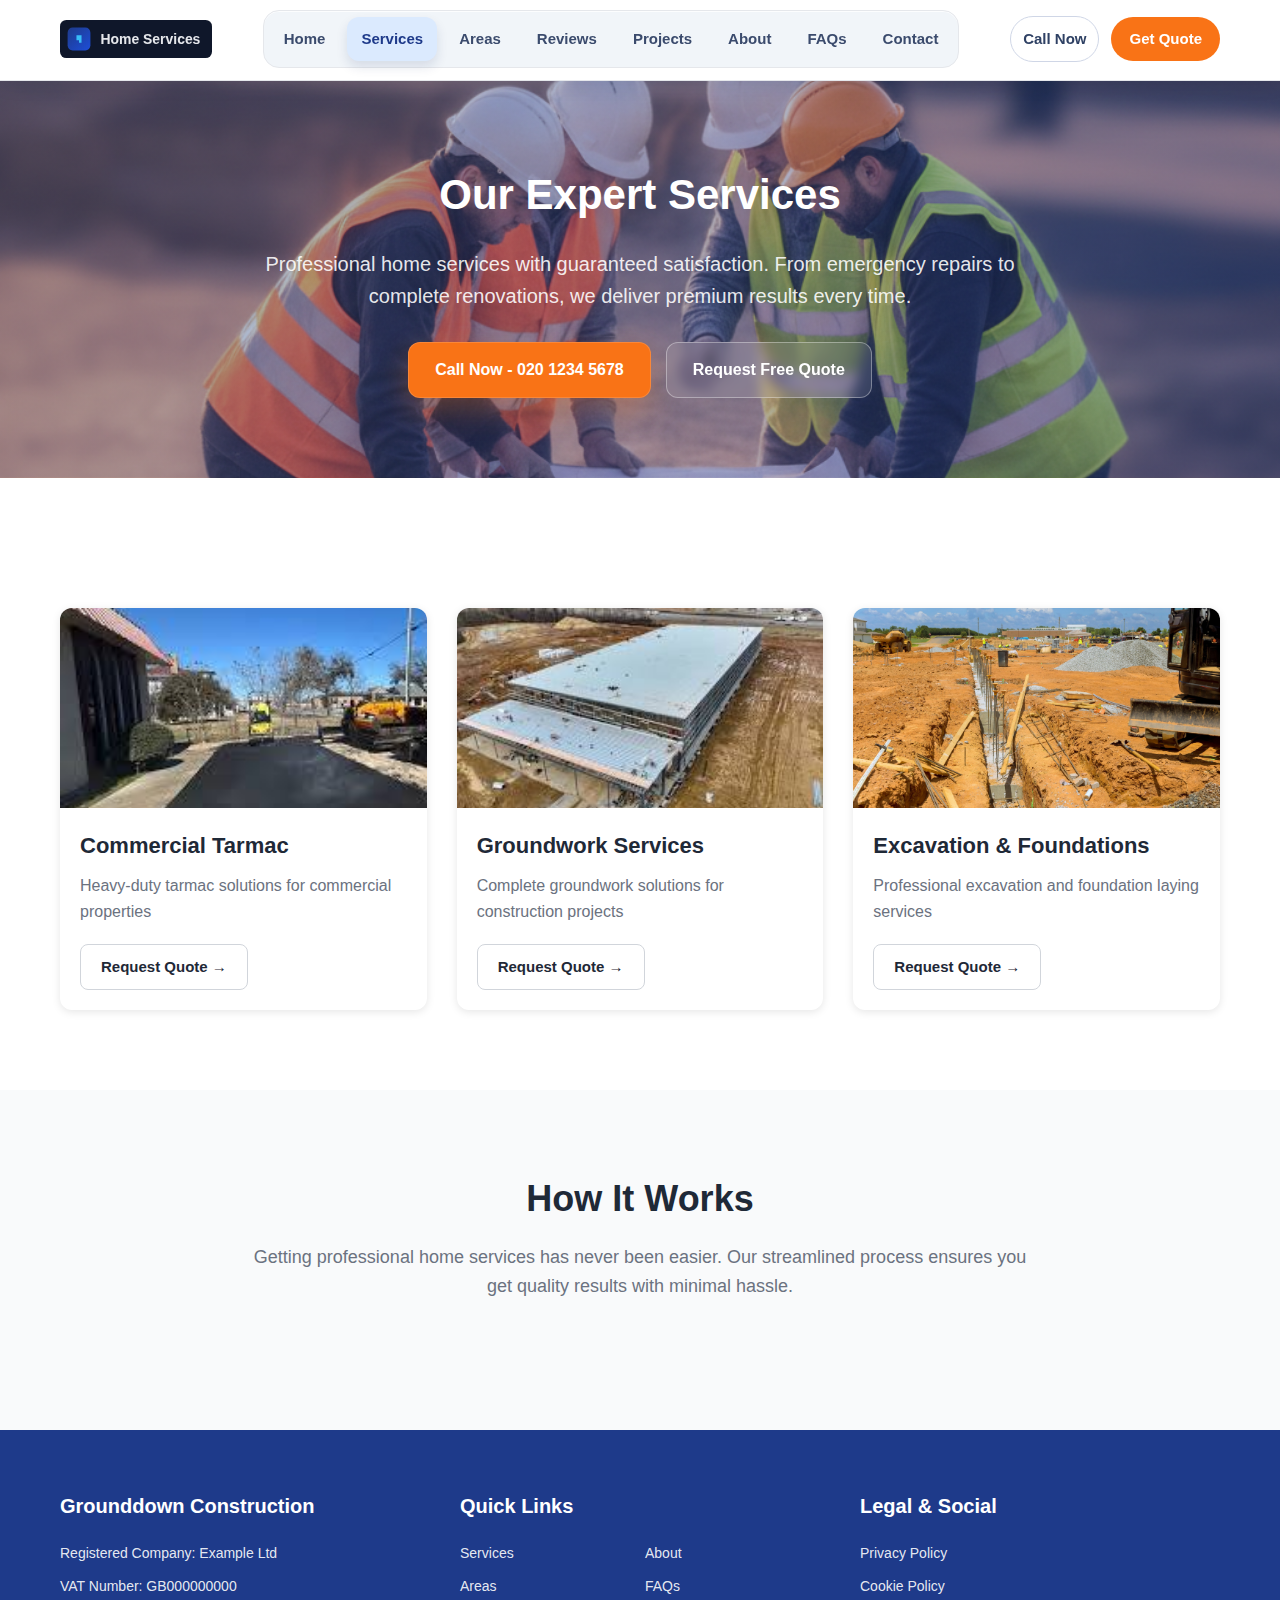
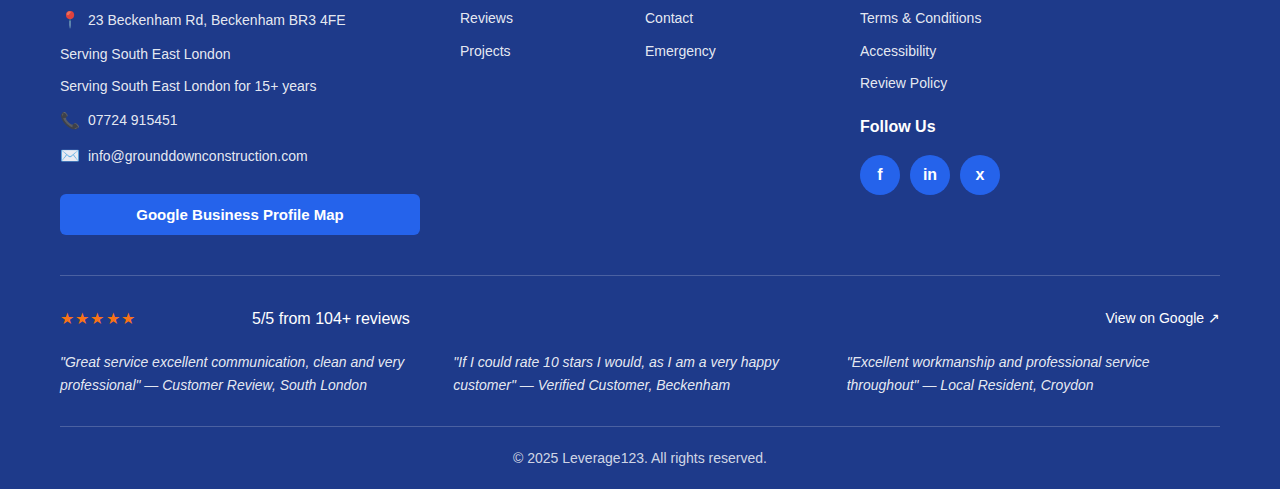
<file: services.html>
<!DOCTYPE html>
<html lang="en-GB">
<head>
    <meta charset="UTF-8">
    <meta name="viewport" content="width=device-width, initial-scale=1.0">
    <meta name="description" content="Professional home services including resin driveways, block paving, tarmac, groundwork, and excavation. Free quotes across Greater London. Call 020 1234 5678.">
    <title>Our Services | Professional Home Services London</title>
    <link rel="stylesheet" href="styles.css">
    <link rel="icon" type="image/svg+xml" href="assets/icons/favicon.jpeg">
    <link rel="apple-touch-icon" href="assets/icons/favicon.jpeg">
</head>
<body>
    <!-- Header -->
    <header class="header">
        <div class="container">
            <div class="header-content">
                <div class="logo logo--image">
                    <img src="assets/logo/logo-placeholder.svg" alt="Home Services logo" class="logo-img">
                    <div class="logo-icon">HS</div>
                    <span class="logo-text">Home Services</span>
                </div>
                <nav class="nav">
                    <a href="index.html" class="nav-link">Home</a>
                    <a href="services.html" class="nav-link active">Services</a>
                    <a href="areas.html" class="nav-link">Areas</a>
                    <a href="reviews.html" class="nav-link">Reviews</a>
                    <a href="projects.html" class="nav-link">Projects</a>
                    <a href="about.html" class="nav-link">About</a>
                    <a href="faqs.html" class="nav-link">FAQs</a>
                    <a href="contact.html" class="nav-link">Contact</a>
                </nav>
                <div class="header-cta">
                    <a href="tel:+442012345678" class="btn btn-call">Call Now</a>
                    <a href="contact.html#quote" class="btn btn-quote">Get Quote</a>
                </div>
                <button class="mobile-menu-toggle" aria-label="Toggle menu">☰</button>
            </div>
        </div>
    </header>

    <!-- Hero Section -->
    <section class="page-hero">
        <div class="container">
            <h1>Our Expert Services</h1>
            <p class="hero-subhead">Professional home services with guaranteed satisfaction. From emergency repairs to complete renovations, we deliver premium results every time.</p>
            <div class="hero-cta">
                <a href="tel:+442012345678" class="btn btn-hero-primary">Call Now - 020 1234 5678</a>
                <a href="contact.html#quote" class="btn btn-hero-secondary">Request Free Quote</a>
            </div>
        </div>
    </section>

    <!-- Services Page -->
    <section class="services-page">
        <div class="container">
            <div class="services-grid-large">
                <div class="service-card-large">
                    <img src="assets/images/service-commercial-tarmac.jpeg" alt="Commercial Tarmac" class="service-image">
                    <h3>Commercial Tarmac</h3>
                    <p>Heavy-duty tarmac solutions for commercial properties</p>
                    <a href="contact.html#quote" class="btn btn-service">Request Quote →</a>
                </div>
                <div class="service-card-large">
                    <img src="assets/images/service-groundwork.jpeg" alt="Groundwork Services" class="service-image">
                    <h3>Groundwork Services</h3>
                    <p>Complete groundwork solutions for construction projects</p>
                    <a href="contact.html#quote" class="btn btn-service">Request Quote →</a>
                </div>
                <div class="service-card-large">
                    <img src="assets/images/service-excavation.jpeg" alt="Excavation &amp; Foundations" class="service-image">
                    <h3>Excavation & Foundations</h3>
                    <p>Professional excavation and foundation laying services</p>
                    <a href="contact.html#quote" class="btn btn-service">Request Quote →</a>
                </div>
            </div>
        </div>
    </section>

    <!-- How It Works Section -->
    <section class="how-it-works">
        <div class="container">
            <h2 class="section-title">How It Works</h2>
            <p class="section-description">
                Getting professional home services has never been easier. Our streamlined process ensures you get quality results with minimal hassle.
            </p>
        </div>
    </section>

    <!-- Footer -->
    <footer class="footer">
        <div class="container">
            <div class="footer-content">
                <div class="footer-column">
                    <h3>Grounddown Construction</h3>
                    <p>Registered Company: Example Ltd</p>
                    <p>VAT Number: GB000000000</p>
                    <p class="footer-info">
                        <span class="footer-icon">📍</span>
                        23 Beckenham Rd, Beckenham BR3 4FE
                    </p>
                    <p>Serving South East London</p>
                    <p>Serving South East London for 15+ years</p>
                    <p class="footer-info">
                        <span class="footer-icon">📞</span>
                        <a href="tel:+447724915451">07724 915451</a>
                    </p>
                    <p class="footer-info">
                        <span class="footer-icon">✉️</span>
                        <a href="mailto:info@grounddownconstruction.com">info@grounddownconstruction.com</a>
                    </p>
                    <button class="btn btn-map">Google Business Profile Map</button>
                </div>
                <div class="footer-column">
                    <h3>Quick Links</h3>
                    <div class="footer-links-grid">
                        <div class="footer-links-column">
                            <a href="services.html">Services</a>
                            <a href="areas.html">Areas</a>
                            <a href="reviews.html">Reviews</a>
                            <a href="projects.html">Projects</a>
                        </div>
                        <div class="footer-links-column">
                            <a href="about.html">About</a>
                            <a href="faqs.html">FAQs</a>
                            <a href="contact.html">Contact</a>
                            <a href="#">Emergency</a>
                        </div>
                    </div>
                </div>
                <div class="footer-column">
                    <h3>Legal & Social</h3>
                    <div class="footer-links">
                        <a href="#">Privacy Policy</a>
                        <a href="#">Cookie Policy</a>
                        <a href="#">Terms & Conditions</a>
                        <a href="#">Accessibility</a>
                        <a href="#">Review Policy</a>
                    </div>
                    <h4 class="follow-us">Follow Us</h4>
                    <div class="social-icons">
                        <a href="#" class="social-icon">f</a>
                        <a href="#" class="social-icon">in</a>
                        <a href="#" class="social-icon">x</a>
                    </div>
                </div>
            </div>
            <div class="footer-reviews">
                <div class="footer-reviews-header">
                    <div class="footer-rating">
                        <span class="stars">⭐⭐⭐⭐⭐</span>
                        <span>5/5 from 104+ reviews</span>
                    </div>
                    <a href="#" class="view-google">View on Google ↗</a>
                </div>
                <div class="footer-testimonials">
                    <div class="testimonial">
                        "Great service excellent communication, clean and very professional" — Customer Review, South London
                    </div>
                    <div class="testimonial">
                        "If I could rate 10 stars I would, as I am a very happy customer" — Verified Customer, Beckenham
                    </div>
                    <div class="testimonial">
                        "Excellent workmanship and professional service throughout" — Local Resident, Croydon
                    </div>
                </div>
            </div>
            <div class="footer-copyright">
                <p>© 2025 Leverage123. All rights reserved.</p>
            </div>
        </div>
    </footer>

    <!-- Mobile CTA Bar -->
    <div class="mobile-cta-bar">
        <a href="tel:+442012345678" class="mobile-cta-call">Call Now</a>
        <a href="contact.html#quote" class="mobile-cta-quote">Get Quote</a>
    </div>

    <script src="script.js"></script>
</body>
</html>
</file>
<file: styles.css>
/* Reset and Base Styles */
* {
    margin: 0;
    padding: 0;
    box-sizing: border-box;
}

body {
    font-family: -apple-system, BlinkMacSystemFont, 'Segoe UI', Roboto, Oxygen, Ubuntu, Cantarell, sans-serif;
    line-height: 1.6;
    color: #333;
    background-color: #fff;
    overflow-x: hidden; /* Prevent horizontal scroll */
}


.container {
    max-width: 1200px;
    margin: 0 auto;
    padding: 0 20px;
}

/* Header */
.header {
    background-color: rgba(255, 255, 255, 0.97);
    padding: 10px 0 12px;
    position: sticky;
    top: 0;
    z-index: 1400;
    box-shadow: 0 6px 18px rgba(0,0,0,0.06);
    border-bottom: 1px solid #e5e7eb;
    backdrop-filter: blur(10px);
}

.header-content {
    display: flex;
    align-items: center;
    justify-content: space-between;
    gap: 16px;
    position: relative;
}

.logo {
    display: flex;
    align-items: center;
    gap: 10px;
}

.logo-img {
    height: 38px;
    width: auto;
    display: none;
}

.logo.logo--image .logo-img {
    display: block;
}

.logo.logo--image .logo-icon,
.logo.logo--image .logo-text {
    display: none;
}

.logo-icon {
    width: 38px;
    height: 38px;
    background-color: #1e3a8a;
    color: white;
    border-radius: 50%;
    display: flex;
    align-items: center;
    justify-content: center;
    font-weight: 800;
    font-size: 18px;
}

.logo-text {
    font-size: 19px;
    font-weight: 700;
    color: #1f2d3d;
}

.nav {
    display: flex;
    gap: 8px;
    align-items: center;
    background: #f1f5f9;
    padding: 6px;
    border-radius: 16px;
    border: 1px solid #e5e7eb;
    box-shadow: inset 0 1px 0 rgba(255,255,255,0.8);
}

.nav-link {
    text-decoration: none;
    color: #3b4b6d;
    font-size: 15px;
    font-weight: 700;
    padding: 10px 14px;
    border-radius: 12px;
    transition: background-color 0.2s, color 0.2s, box-shadow 0.2s;
}

.nav-link:hover {
    background-color: #e5e7eb;
}

.nav-link.active {
    background: #dbeafe;
    color: #1e3a8a;
    box-shadow: 0 6px 12px rgba(15, 44, 97, 0.12);
}

.header-cta {
    display: flex;
    gap: 12px;
    align-items: center;
}

.btn {
    padding: 10px 18px;
    border: none;
    border-radius: 8px;
    font-size: 15px;
    font-weight: 600;
    cursor: pointer;
    transition: all 0.2s;
    text-decoration: none;
    display: inline-block;
}

.btn-call {
    background-color: transparent;
    color: #2f4164;
    padding: 10px 12px;
    display: inline-flex;
    align-items: center;
    gap: 8px;
    border: 1px solid #cfd6e6;
    border-radius: 999px;
    font-weight: 700;
    min-height: 40px;
}

.btn-quote {
    background-color: #f97316;
    color: white;
    border-radius: 999px;
    font-weight: 700;
}

.btn-quote:hover {
    background-color: #ea580c;
}

/* Hero Section */
.hero {
    background-image:
        linear-gradient(135deg, rgba(15, 23, 42, 0.4), rgba(15, 23, 42, 0.4)),
        url('assets/images/hero-background.png');
    background-size: cover;
    background-position: center;
    background-repeat: no-repeat;
    min-height: 720px;
    position: relative;
    padding: 90px 0 100px;
    overflow: hidden;
}

.hero-overlay {
    display: block;
    position: absolute;
    inset: 0;
    background: linear-gradient(135deg, rgba(15, 23, 42, 0.72), rgba(30, 64, 175, 0.78));
}

.hero-container {
    display: grid;
    grid-template-columns: 1fr 1fr;
    gap: 40px;
    position: relative;
    z-index: 1;
    align-items: center;
}

.hero-content {
    color: white;
    max-width: 540px;
}

.hero-form {
    justify-self: end;
    width: 100%;
    max-width: 480px;
}

    .hero-badge {
        display: inline-flex;
        align-items: center;
        gap: 8px;
        background-color: rgba(249, 115, 22, 0.2);
        color: #f97316;
        padding: 8px 16px;
        border-radius: 20px;
        margin-bottom: 20px;
        font-size: 14px;
        font-weight: 500;
    }
    
    @media (max-width: 768px) {
        .hero-badge {
            font-size: 13px;
            padding: 6px 12px;
        }
    }

.clock-icon {
    font-size: 16px;
}

.hero-title {
    font-size: 56px;
    font-weight: 700;
    line-height: 1.2;
    margin-bottom: 20px;
    color: white;
}

.hero-title-accent {
    color: #f97316;
}

.hero-description {
    font-size: 19px;
    margin-bottom: 26px;
    color: rgba(255, 255, 255, 0.92);
    line-height: 1.7;
}

.hero-features {
    list-style: none;
    margin-bottom: 24px;
    display: flex;
    flex-wrap: wrap;
    gap: 14px 22px;
}

.hero-features li {
    color: white;
    font-size: 16px;
    position: relative;
    padding-left: 28px;
    display: flex;
    align-items: center;
}

.hero-features li::before {
    content: '✔';
    color: #22c55e;
    position: absolute;
    left: 0;
    font-size: 14px;
    font-weight: 700;
}

.hero-buttons {
    display: flex;
    gap: 15px;
    margin-bottom: 20px;
}

.btn-hero-primary {
    background: #f97316;
    color: white;
    padding: 14px 26px;
    font-size: 16px;
    display: flex;
    align-items: center;
    gap: 10px;
    border-radius: 12px;
    font-weight: 700;
    box-shadow: 0 12px 30px rgba(249, 115, 22, 0.3);
    border: 1px solid rgba(255, 255, 255, 0.15);
}

.btn-hero-primary:hover {
    background-color: #ea580c;
}

.btn-hero-secondary {
    background: rgba(255, 255, 255, 0.1);
    color: white;
    padding: 14px 26px;
    font-size: 16px;
    border-radius: 12px;
    font-weight: 700;
    border: 1px solid rgba(255, 255, 255, 0.35);
    backdrop-filter: blur(6px);
}

.btn-hero-secondary:hover {
    background-color: rgba(255, 255, 255, 0.2);
}

.hero-footer-text {
    color: rgba(255, 255, 255, 0.8);
    font-size: 14px;
}

/* Quote Form */
.quote-form {
    background: #f8fafc;
    padding: 32px;
    border-radius: 18px;
    box-shadow: 0 20px 60px rgba(0,0,0,0.16);
    border: 1px solid #e5e7eb;
}

.quote-form h2 {
    font-size: 24px;
    margin-bottom: 10px;
    color: #1f2937;
    text-align: center;
}

.form-description {
    color: #6b7280;
    font-size: 14px;
    margin-bottom: 18px;
    text-align: center;
}

.form-row {
    display: grid;
    grid-template-columns: 1fr 1fr;
    gap: 15px;
    margin-bottom: 15px;
}

.form-input,
.form-textarea {
    width: 100%;
    padding: 12px 14px;
    border: 1px solid #d1d5db;
    border-radius: 12px;
    font-size: 15px;
    font-family: inherit;
    background: white;
}

.form-textarea {
    min-height: 100px;
    resize: vertical;
    margin-bottom: 15px;
}

.btn-form {
    width: 100%;
    background-color: #4b64a3;
    color: white;
    padding: 14px;
    margin-bottom: 10px;
    border-radius: 12px;
    font-weight: 700;
}

.form-disclaimer {
    text-align: center;
    font-size: 12px;
    color: #6b7280;
}

/* Services Section */
.services-section {
    padding: 80px 0;
    background-color: #fff;
}

.section-title {
    font-size: 36px;
    font-weight: 700;
    text-align: center;
    margin-bottom: 15px;
    color: #1f2937;
}

.section-description {
    text-align: center;
    font-size: 18px;
    color: #6b7280;
    margin-bottom: 50px;
    max-width: 800px;
    margin-left: auto;
    margin-right: auto;
}

.services-grid {
    display: grid;
    grid-template-columns: repeat(3, 1fr);
    gap: 30px;
}

@media (min-width: 1200px) {
    .services-grid {
        grid-template-columns: repeat(3, 1fr);
    }
}

.service-card {
    background: white;
    border: 1px solid #e5e7eb;
    border-radius: 12px;
    padding: 30px;
    text-align: center;
    transition: transform 0.2s, box-shadow 0.2s;
}

.service-card:hover {
    transform: translateY(-5px);
    box-shadow: 0 10px 25px rgba(0,0,0,0.1);
}

.service-thumb {
    width: 100%;
    height: 160px;
    object-fit: cover;
    border-radius: 10px;
    margin-bottom: 20px;
    background: #f3f4f6;
    display: block;
}

.service-card h3 {
    font-size: 22px;
    margin-bottom: 15px;
    color: #1f2937;
}

.service-card p {
    color: #6b7280;
    margin-bottom: 20px;
    line-height: 1.6;
}

.btn-service {
    background-color: white;
    color: #1f2937;
    border: 1px solid #d1d5db;
    padding: 10px 20px;
}

.service-card:hover .btn-service {
    background-color: #1e40af;
    color: white;
    border-color: #1e40af;
}

.btn-service-primary {
    background-color: #1e40af;
    color: white;
    border: none;
}

/* How It Works */
.how-it-works {
    padding: 80px 0;
    background-color: #f9fafb;
}

.steps-container {
    display: grid;
    grid-template-columns: repeat(3, 1fr);
    gap: 40px;
    margin-top: 50px;
    position: relative;
}

.steps-container::before {
    content: '';
    position: absolute;
    top: 60px;
    left: 10%;
    right: 10%;
    height: 2px;
    background-color: #e5e7eb;
    z-index: 0;
}

.step {
    text-align: center;
    position: relative;
    z-index: 1;
}

.step-icon {
    width: 100px;
    height: 100px;
    background-color: #1e40af;
    border-radius: 12px;
    margin: 0 auto 20px;
    display: flex;
    align-items: center;
    justify-content: center;
    position: relative;
}

.step-number {
    position: absolute;
    top: -10px;
    right: -10px;
    width: 30px;
    height: 30px;
    background-color: #f97316;
    color: white;
    border-radius: 50%;
    display: flex;
    align-items: center;
    justify-content: center;
    font-weight: bold;
    font-size: 14px;
}

.step-icon-inner {
    font-size: 40px;
}

.step h3 {
    font-size: 22px;
    margin-bottom: 15px;
    color: #1f2937;
}

.step p {
    color: #6b7280;
    line-height: 1.6;
}

/* Why Choose Us */
.why-choose-us {
    padding: 80px 0;
    background-color: #fff;
}

.features-grid {
    display: grid;
    grid-template-columns: repeat(4, 1fr);
    gap: 30px;
    margin-top: 50px;
}

.feature-card {
    background: white;
    border: 1px solid #e5e7eb;
    border-radius: 12px;
    padding: 30px;
    text-align: center;
}

.feature-icon {
    font-size: 48px;
    margin-bottom: 20px;
}

.feature-card h3 {
    font-size: 20px;
    margin-bottom: 15px;
    color: #1f2937;
}

.feature-card p {
    color: #6b7280;
    line-height: 1.6;
}

/* Certified Section */
.certified-section {
    padding: 80px 0;
    background-color: #f8fafc;
}

.cert-card {
    background: #ffffff;
    border-radius: 18px;
    padding: 28px 32px;
    box-shadow: 0 18px 50px rgba(0,0,0,0.06);
    border: 1px solid #e5e7eb;
}

.certified-section .section-title {
    display: flex;
    align-items: center;
    justify-content: center;
    gap: 12px;
}

.cert-title {
    font-size: 26px;
    margin-bottom: 6px;
    color: #1f2937;
}

.cert-subtitle {
    text-align: center;
    color: #6b7280;
    margin-bottom: 22px;
    font-size: 15px;
}

.star {
    position: relative;
    display: inline-block;
    font-size: 0;
    line-height: 1;
    color: transparent;
}

.star::before {
    content: '★';
    font-size: 32px;
    color: #f97316;
    font-family: 'Inter', 'Segoe UI', Arial, sans-serif;
}

.certifications-list {
    display: flex;
    align-items: center;
    justify-content: center;
    flex-wrap: wrap;
    gap: 22px 32px;
    margin-top: 10px;
}

.cert-item {
    display: flex;
    align-items: center;
    gap: 10px;
    font-size: 16px;
    color: #1f2937;
}

.check-icon {
    color: #10b981;
    font-weight: bold;
    font-size: 20px;
}

/* Footer */
.footer {
    background-color: #1e3a8a;
    color: white;
    padding: 60px 0 20px;
}

.footer-content {
    display: grid;
    grid-template-columns: repeat(3, 1fr);
    gap: 40px;
    margin-bottom: 40px;
}

.footer-column h3 {
    font-size: 20px;
    margin-bottom: 20px;
    color: white;
}

.footer-column p {
    margin-bottom: 10px;
    color: rgba(255, 255, 255, 0.9);
    font-size: 14px;
}

.footer-info {
    display: flex;
    align-items: center;
    gap: 8px;
}

.footer-info a {
    color: rgba(255, 255, 255, 0.9);
    text-decoration: none;
    transition: color 0.2s;
}

.footer-info a:hover {
    color: white;
    text-decoration: underline;
}

.footer-icon {
    font-size: 16px;
}

    .btn-map {
        background-color: #2563eb;
        color: white;
        padding: 12px 20px;
        margin-top: 15px;
        border-radius: 6px;
        width: 100%;
    }
    
    @media (max-width: 768px) {
        .btn-map {
            padding: 12px 16px;
            font-size: 14px;
        }
    }

.footer-links-grid {
    display: grid;
    grid-template-columns: 1fr 1fr;
    gap: 10px;
}

.footer-links-column {
    display: flex;
    flex-direction: column;
    gap: 10px;
}

.footer-links-column a,
.footer-links a {
    color: rgba(255, 255, 255, 0.9);
    text-decoration: none;
    font-size: 14px;
    transition: color 0.2s;
}

.footer-links-column a:hover,
.footer-links a:hover {
    color: white;
}

.footer-links {
    display: flex;
    flex-direction: column;
    gap: 10px;
    margin-bottom: 20px;
}

.follow-us {
    font-size: 16px;
    margin-top: 20px;
    margin-bottom: 15px;
    color: white;
}

.social-icons {
    display: flex;
    gap: 10px;
}

.social-icon {
    width: 40px;
    height: 40px;
    background-color: #2563eb;
    color: white;
    border-radius: 50%;
    display: flex;
    align-items: center;
    justify-content: center;
    text-decoration: none;
    font-weight: bold;
    transition: background-color 0.2s;
}

.social-icon:hover {
    background-color: #1d4ed8;
}

.footer-reviews {
    border-top: 1px solid rgba(255, 255, 255, 0.2);
    padding-top: 30px;
    margin-bottom: 30px;
}

.footer-reviews-header {
    display: flex;
    justify-content: space-between;
    align-items: center;
    margin-bottom: 20px;
}

.footer-rating {
    display: flex;
    align-items: center;
    gap: 10px;
    color: white;
}

.stars {
    position: relative;
    color: transparent; /* hide emoji text */
    font-size: 16px;
    letter-spacing: 1.2px;
}

.stars::before {
    content: '★★★★★';
    color: #f97316;
    letter-spacing: 1.2px;
}

.view-google {
    color: white;
    text-decoration: none;
    font-size: 14px;
}

.footer-testimonials {
    display: grid;
    grid-template-columns: repeat(3, 1fr);
    gap: 20px;
}

.testimonial {
    color: rgba(255, 255, 255, 0.9);
    font-size: 14px;
    font-style: italic;
    line-height: 1.6;
}

.footer-copyright {
    text-align: center;
    padding-top: 20px;
    border-top: 1px solid rgba(255, 255, 255, 0.2);
    color: rgba(255, 255, 255, 0.8);
    font-size: 14px;
}

/* Reviews Page */
.reviews-page {
    padding: 80px 0;
    background-color: #f9fafb;
}

.reviews-header {
    text-align: center;
    margin-bottom: 30px;
}

.reviews-rating {
    display: flex;
    align-items: center;
    justify-content: center;
    gap: 6px;
    margin-bottom: 12px;
}

.stars-large {
    position: relative;
    display: inline-block;
    color: transparent;
    font-size: 0;
    line-height: 1;
}

.stars-large::before {
    content: '★★★★★';
    color: #f97316;
    letter-spacing: 1px;
    font-size: 20px;
    font-family: 'Inter', 'Segoe UI', Arial, sans-serif;
}

.rating-text {
    font-size: 24px;
    font-weight: 600;
    color: #1f2937;
}

.page-title {
    font-size: 42px;
    font-weight: 700;
    text-align: center;
    margin-bottom: 15px;
    color: #1f2937;
}

.page-description {
    text-align: center;
    font-size: 18px;
    color: #6b7280;
    margin-bottom: 50px;
    max-width: 800px;
    margin-left: auto;
    margin-right: auto;
}

.reviews-grid {
    display: grid;
    grid-template-columns: repeat(2, 1fr);
    gap: 30px;
}

.review-card {
    background: white;
    border-radius: 12px;
    padding: 30px;
    box-shadow: 0 2px 8px rgba(0,0,0,0.1);
}

.review-stars {
    position: relative;
    color: transparent; /* hide emoji text */
    font-size: 16px;
    margin-bottom: 12px;
    letter-spacing: 1.2px;
}

.review-stars::before {
    content: '★★★★★';
    color: #f97316;
    letter-spacing: 1.2px;
}

.review-text {
    font-size: 16px;
    color: #1f2937;
    margin-bottom: 15px;
    line-height: 1.6;
}

.review-tag {
    display: inline-block;
    background-color: #3b82f6;
    color: white;
    padding: 5px 12px;
    border-radius: 20px;
    font-size: 12px;
    margin-bottom: 15px;
}

.review-meta {
    display: flex;
    flex-direction: column;
    gap: 5px;
    margin-bottom: 15px;
}

.review-customer {
    font-weight: 600;
    color: #1f2937;
    font-size: 14px;
}

.review-location {
    color: #6b7280;
    font-size: 14px;
}

.review-google {
    color: #3b82f6;
    text-decoration: none;
    font-size: 14px;
}

/* Areas Page */
.areas-page {
    padding: 80px 0 90px;
    background-color: #f8fafc;
}

.areas-content {
    display: grid;
    grid-template-columns: minmax(0, 1.5fr) minmax(0, 1fr);
    gap: 30px;
    margin-top: 50px;
    align-items: start;
}

.areas-card,
.map-card {
    background: #ffffff;
    border-radius: 16px;
    padding: 32px;
    box-shadow: 0 12px 30px rgba(0, 0, 0, 0.04);
    border: 1px solid #e5e7eb;
}

.card-title {
    font-size: 24px;
    font-weight: 700;
    margin-bottom: 25px;
    color: #1f2937;
    display: flex;
    align-items: center;
    gap: 10px;
}

.card-icon {
    font-size: 26px;
}

.areas-list {
    display: grid;
    grid-template-columns: repeat(3, 1fr);
    gap: 12px 24px;
    margin-bottom: 30px;
}

.areas-column div {
    padding: 6px 0;
    color: #1f2937;
    font-size: 15px;
}

.areas-check {
    border: 1px solid #e5e7eb;
    background-color: #f3f4f6;
    border-radius: 12px;
    padding: 20px;
}

.areas-check h3 {
    font-size: 18px;
    margin-bottom: 8px;
    color: #1f2937;
}

.areas-check p {
    color: #6b7280;
    margin-bottom: 16px;
    line-height: 1.6;
}

.btn-postcode {
    background-color: #1e40af;
    color: white;
    padding: 12px 22px;
    border-radius: 999px;
    font-weight: 600;
}

.map-placeholder {
    text-align: center;
    padding: 60px 20px;
    background-color: #f8fafc;
    border: 1px dashed #d1d5db;
    border-radius: 16px;
}

.map-icon-large {
    font-size: 64px;
    margin-bottom: 15px;
    color: #3b82f6;
}

.map-text {
    font-size: 18px;
    font-weight: 600;
    color: #1f2937;
    margin-bottom: 10px;
}

.map-subtext {
    color: #6b7280;
    font-size: 14px;
}

/* FAQs Page */
.faqs-page {
    padding: 80px 0;
    background-color: #f9fafb;
}

.faqs-list {
    max-width: 900px;
    margin: 0 auto;
}

.faq-item {
    background: white;
    border-radius: 8px;
    margin-bottom: 15px;
    overflow: hidden;
    box-shadow: 0 2px 4px rgba(0,0,0,0.05);
}

.faq-question {
    padding: 20px;
    display: flex;
    justify-content: space-between;
    align-items: center;
    cursor: pointer;
    background-color: #f3f4f6;
    color: #1f2937;
    font-size: 16px;
    font-weight: 500;
    transition: background-color 0.2s;
}

.faq-question:hover {
    background-color: #e5e7eb;
}

.faq-chevron {
    font-size: 14px;
    color: #6b7280;
    transition: transform 0.3s;
}

.faq-item.active .faq-chevron {
    transform: rotate(180deg);
}

.faq-answer {
    padding: 0 20px;
    max-height: 0;
    overflow: hidden;
    transition: max-height 0.3s, padding 0.3s;
}

.faq-item.active .faq-answer {
    padding: 20px;
    max-height: 500px;
}

.faq-answer p {
    color: #6b7280;
    line-height: 1.6;
}

/* Projects Page */
.projects-page {
    padding: 80px 0;
    background-color: #fff;
}

.projects-grid {
    display: grid;
    grid-template-columns: repeat(3, 1fr);
    gap: 30px;
    margin-top: 50px;
}

.project-card {
    text-align: center;
    padding: 30px;
}

.project-thumb {
    width: 100%;
    height: 180px;
    object-fit: cover;
    border-radius: 12px;
    margin-bottom: 20px;
    background-color: #f3f4f6;
    display: block;
}

.project-card h3 {
    font-size: 20px;
    margin-bottom: 15px;
    color: #1f2937;
}

.project-card p {
    color: #6b7280;
    line-height: 1.6;
}

/* Services Page */
.services-page {
    padding: 80px 0;
    background-color: #fff;
}

.services-grid-large {
    display: grid;
    grid-template-columns: repeat(3, 1fr);
    gap: 30px;
    margin-top: 50px;
}

.service-card-large {
    background: white;
    border-radius: 12px;
    overflow: hidden;
    box-shadow: 0 2px 8px rgba(0,0,0,0.1);
    transition: transform 0.2s, box-shadow 0.2s;
}

.service-card-large:hover {
    transform: translateY(-5px);
    box-shadow: 0 10px 25px rgba(0,0,0,0.15);
}

.service-image {
    width: 100%;
    height: 200px;
    object-fit: cover;
    display: block;
    background-color: #f3f4f6;
}

.service-card-large h3 {
    font-size: 22px;
    margin: 20px 20px 10px;
    color: #1f2937;
}

.service-card-large p {
    color: #6b7280;
    margin: 0 20px 20px;
    line-height: 1.6;
}

.service-card-large .btn-service {
    margin: 0 20px 20px;
}

/* Reviews Preview Section */
.reviews-preview {
    padding: 80px 0;
    background-color: #fff;
}

.reviews-preview-header {
    text-align: center;
    margin-bottom: 24px;
}

.reviews-preview-rating {
    display: flex;
    align-items: center;
    justify-content: center;
    gap: 6px;
    margin-bottom: 12px;
}

.stars-large {
    position: relative;
    display: inline-block;
    color: transparent;
    font-size: 0;
    line-height: 1;
}

.stars-large::before {
    content: '★★★★★';
    color: #f97316;
    letter-spacing: 1px;
    font-size: 20px;
    font-family: 'Inter', 'Segoe UI', Arial, sans-serif;
}

.rating-text-large {
    font-size: 18px;
    font-weight: 700;
    color: #1f2937;
}

.reviews-preview-grid {
    display: grid;
    grid-template-columns: repeat(3, 1fr);
    gap: 30px;
    margin-top: 50px;
}

.review-card-preview {
    background: white;
    border: 1px solid #e5e7eb;
    border-radius: 12px;
    padding: 30px;
    box-shadow: 0 2px 8px rgba(0,0,0,0.05);
    transition: transform 0.2s, box-shadow 0.2s;
}

.review-card-preview:hover {
    transform: translateY(-5px);
    box-shadow: 0 10px 25px rgba(0,0,0,0.1);
}

.reviews-cta {
    text-align: center;
    margin-top: 40px;
}

.btn-view-reviews {
    background-color: #1e40af;
    color: white;
    padding: 12px 30px;
}

.btn-view-reviews:hover {
    background-color: #1e3a8a;
}

/* Projects Preview Section */
.projects-preview {
    padding: 80px 0;
    background-color: #f9fafb;
}

.projects-preview-grid {
    display: grid;
    grid-template-columns: repeat(3, 1fr);
    gap: 30px;
    margin-top: 50px;
}

.project-card-preview {
    background: white;
    border: 1px solid #e5e7eb;
    border-radius: 12px;
    padding: 20px 20px 30px;
    text-align: center;
    transition: transform 0.2s, box-shadow 0.2s;
}

.project-card-preview:hover {
    transform: translateY(-5px);
    box-shadow: 0 10px 25px rgba(0,0,0,0.1);
}

.projects-cta {
    text-align: center;
    margin-top: 40px;
}

.btn-view-projects {
    background-color: #1e40af;
    color: white;
    padding: 12px 30px;
}

.btn-view-projects:hover {
    background-color: #1e3a8a;
}

/* Areas Preview Section */
.areas-preview {
    padding: 80px 0;
    background-color: #f8fafc;
}

.areas-preview-content {
    margin-top: 40px;
    display: grid;
    grid-template-columns: minmax(0, 1.5fr) minmax(0, 1fr);
    gap: 30px;
    align-items: start;
}

.areas-preview-list {
    display: grid;
    grid-template-columns: repeat(4, 1fr);
    gap: 20px 24px;
    margin-bottom: 30px;
    background: #ffffff;
    border-radius: 16px;
    padding: 24px;
    box-shadow: 0 12px 30px rgba(0, 0, 0, 0.04);
    border: 1px solid #e5e7eb;
}

.areas-preview-column div {
    padding: 8px 0;
    color: #1f2937;
    font-size: 16px;
    border-bottom: 1px solid #f3f4f6;
}

.areas-preview-column div:last-child {
    border-bottom: none;
}

.areas-preview-cta {
    text-align: left;
}

.btn-view-areas {
    background-color: #1e40af;
    color: white;
    padding: 12px 30px;
}

.btn-view-areas:hover {
    background-color: #1e3a8a;
}

/* Page Hero (for non-home pages) */
.page-hero {
    background-image:
        linear-gradient(135deg, rgba(30, 58, 138, 0.35), rgba(30, 64, 175, 0.35)),
        url('assets/images/hero-background.jpeg');
    background-size: cover;
    background-position: center;
    background-repeat: no-repeat;
    padding: 80px 0;
    color: white;
    text-align: center;
}

.page-hero h1 {
    font-size: 42px;
    font-weight: 700;
    margin-bottom: 20px;
    color: white;
}

.hero-subhead {
    font-size: 20px;
    margin-bottom: 30px;
    color: rgba(255, 255, 255, 0.9);
    max-width: 800px;
    margin-left: auto;
    margin-right: auto;
}

.hero-cta {
    display: flex;
    gap: 15px;
    justify-content: center;
    flex-wrap: wrap;
}

/* Mobile Menu Toggle */
.mobile-menu-toggle {
    display: none;
    background: none;
    border: none;
    font-size: 24px;
    color: #1f2937;
    cursor: pointer;
    padding: 5px 10px;
}

/* Mobile CTA Bar - Hidden on desktop */
.mobile-cta-bar {
    display: none;
}

/* About & Contact Pages */
.about-page,
.contact-page {
    padding: 80px 0;
    background-color: #f9fafb;
}

.about-content {
    max-width: 900px;
    margin: 0 auto;
}

.about-content h2 {
    font-size: 28px;
    margin-top: 40px;
    margin-bottom: 20px;
    color: #1f2937;
}

.about-content p {
    font-size: 16px;
    line-height: 1.8;
    color: #4b5563;
    margin-bottom: 20px;
}

.contact-content {
    display: grid;
    grid-template-columns: 1fr 1fr;
    gap: 40px;
    margin-top: 40px;
}

.contact-info h2 {
    font-size: 28px;
    margin-bottom: 20px;
    color: #1f2937;
}

.contact-info p {
    font-size: 16px;
    line-height: 1.8;
    color: #4b5563;
    margin-bottom: 30px;
}

.contact-details {
    display: flex;
    flex-direction: column;
    gap: 20px;
}

.contact-item {
    font-size: 16px;
    color: #1f2937;
}

.contact-item strong {
    display: block;
    margin-bottom: 5px;
    color: #1e40af;
}

.contact-item a {
    color: #1e40af;
    text-decoration: none;
}

.contact-item a:hover {
    text-decoration: underline;
}

.contact-form-wrapper {
    background: white;
    padding: 30px;
    border-radius: 12px;
    box-shadow: 0 2px 8px rgba(0,0,0,0.1);
}

.contact-form-wrapper h2 {
    font-size: 24px;
    margin-bottom: 10px;
    color: #1f2937;
}

select.form-input {
    width: 100%;
    padding: 12px;
    border: 1px solid #d1d5db;
    border-radius: 6px;
    font-size: 15px;
    font-family: inherit;
    margin-bottom: 15px;
    background-color: white;
}

/* FAQ Preview Section */
.faq-preview {
    padding: 80px 0;
    background-color: #fff;
}

.faqs-preview-list {
    max-width: 900px;
    margin: 0 auto;
    margin-top: 50px;
}

.faq-item-preview {
    background: white;
    border: 1px solid #e5e7eb;
    border-radius: 8px;
    margin-bottom: 15px;
    overflow: hidden;
    box-shadow: 0 2px 4px rgba(0,0,0,0.05);
}

.faq-question-preview {
    padding: 20px;
    display: flex;
    justify-content: space-between;
    align-items: center;
    cursor: pointer;
    background-color: #f3f4f6;
    color: #1f2937;
    font-size: 16px;
    font-weight: 500;
    transition: background-color 0.2s;
}

.faq-question-preview:hover {
    background-color: #e5e7eb;
}

.faq-answer-preview {
    padding: 0 20px;
    max-height: 0;
    overflow: hidden;
    transition: max-height 0.3s, padding 0.3s;
}

.faq-item-preview.active .faq-answer-preview {
    padding: 20px;
    max-height: 500px;
}

.faq-answer-preview p {
    color: #6b7280;
    line-height: 1.6;
}

.faq-preview-cta {
    text-align: center;
    margin-top: 40px;
}

.btn-view-faqs {
    background-color: #1e40af;
    color: white;
    padding: 12px 30px;
}

.btn-view-faqs:hover {
    background-color: #1e3a8a;
}

/* Responsive Design */
@media (max-width: 1024px) {
    .hero-container {
        grid-template-columns: 1fr;
        gap: 30px;
    }
    
    .services-grid,
    .features-grid,
    .steps-container {
        grid-template-columns: repeat(2, 1fr);
    }
    
    .reviews-preview-grid {
        grid-template-columns: repeat(2, 1fr);
    }
    
    .reviews-grid {
        grid-template-columns: 1fr;
    }
    
    .areas-content {
        grid-template-columns: 1fr;
    }
    
    .reviews-preview-grid,
    .projects-preview-grid {
        grid-template-columns: 1fr;
    }
    
    .areas-preview-list {
        grid-template-columns: repeat(2, 1fr);
    }
}

@media (max-width: 768px) {
    .container {
        padding: 0 15px;
    }
    
    /* Header Mobile */
    .header {
        padding: 12px 0;
    }
    
    .header-content {
        flex-wrap: nowrap;
        gap: 12px;
    }
    
    .logo {
        flex: 1;
        min-width: 0;
    }
    
    .logo-img {
        height: 38px;
    }
    
    .logo-text {
        font-size: 16px;
    }
    
    .logo-icon {
        width: 36px;
        height: 36px;
        font-size: 16px;
    }
    
    .mobile-menu-toggle {
        display: block;
        order: 2;
        margin-left: auto;
        min-width: 44px; /* Touch target size */
        min-height: 44px;
        display: flex;
        align-items: center;
        justify-content: center;
    }
    
    .nav {
        display: flex;
        order: 3;
        flex-direction: column;
        gap: 0;
        position: absolute;
        top: calc(100% + 10px);
        left: 0;
        right: 0;
        margin-top: 0;
        background-color: #ffffff;
        border: 1px solid #e5e7eb;
        padding: 12px;
        box-shadow: 0 12px 30px rgba(0,0,0,0.16);
        border-radius: 14px;
        opacity: 0;
        pointer-events: none;
        transform: translateY(-6px);
        transition: opacity 0.2s ease, transform 0.2s ease;
        max-height: 70vh;
        overflow-y: auto;
        z-index: 1500;
    }
    
    .nav.active {
        opacity: 1;
        pointer-events: auto;
        transform: translateY(0);
    }
    
    .nav-link {
        padding: 14px 20px;
        border-bottom: 1px solid #f3f4f6;
        width: 100%;
        text-align: left;
        min-height: 44px; /* Touch target size */
        display: flex;
        align-items: center;
    }
    
    .header-cta {
        display: none;
    }
    
    .header-cta .btn {
        padding: 10px 16px;
        font-size: 14px;
        white-space: nowrap;
        min-height: 44px; /* Touch target size */
        display: flex;
        align-items: center;
        justify-content: center;
    }
    
    /* Hero Section Mobile */
    .hero {
        min-height: auto;
        padding: 40px 0;
    }
    
    .hero-container {
        grid-template-columns: 1fr;
        gap: 30px;
    }
    
    .hero-title {
        font-size: 28px;
        line-height: 1.3;
    }
    
    .hero-description {
        font-size: 16px;
        margin-bottom: 20px;
    }
    
    .hero-features {
        flex-direction: column;
        gap: 12px;
        margin-bottom: 25px;
    }
    
    .hero-features li {
        font-size: 14px;
    }
    
    .hero-buttons {
        flex-direction: column;
        gap: 12px;
    }
    
    .hero-buttons .btn {
        width: 100%;
        padding: 14px 20px;
        font-size: 16px;
    }
    
    .hero-footer-text {
        font-size: 13px;
        margin-top: 15px;
    }
    
    .quote-form {
        padding: 20px;
    }
    
    .quote-form h2 {
        font-size: 20px;
    }
    
    .form-description {
        font-size: 13px;
    }
    
    .form-row {
        grid-template-columns: 1fr;
        gap: 12px;
    }
    
    .form-input,
    .form-textarea,
    select.form-input {
        font-size: 16px; /* Prevents zoom on iOS */
        padding: 14px;
    }
    
    .form-textarea {
        min-height: 120px;
    }
    
    .btn-form {
        width: 100%;
        padding: 14px 20px;
        font-size: 16px;
    }
    
    /* Page Hero Mobile */
    .page-hero {
        padding: 40px 0;
    }
    
    .page-hero h1 {
        font-size: 28px;
        line-height: 1.3;
        margin-bottom: 15px;
    }
    
    .hero-subhead {
        font-size: 16px;
        margin-bottom: 25px;
        padding: 0 10px;
    }
    
    .hero-cta {
        flex-direction: column;
        gap: 12px;
        padding: 0 10px;
    }
    
    .hero-cta .btn {
        width: 100%;
        padding: 14px 20px;
        font-size: 16px;
    }
    
    /* Services Mobile */
    .services-section,
    .how-it-works,
    .why-choose-us,
    .certified-section,
    .reviews-preview,
    .projects-preview,
    .areas-preview,
    .faq-preview {
        padding: 50px 0;
    }
    
    .section-title {
        font-size: 28px;
        margin-bottom: 12px;
    }
    
    .section-description {
        font-size: 16px;
        margin-bottom: 30px;
    }
    
    .services-grid,
    .features-grid,
    .steps-container,
    .projects-grid,
    .services-grid-large,
    .projects-preview-grid {
        grid-template-columns: 1fr;
        gap: 20px;
    }
    
    .service-card,
    .feature-card {
        padding: 20px;
    }
    
    .service-icon,
    .feature-icon {
        font-size: 40px;
        margin-bottom: 15px;
    }
    
    .service-card h3,
    .feature-card h3 {
        font-size: 20px;
        margin-bottom: 12px;
    }
    
    .service-card p,
    .feature-card p {
        font-size: 14px;
        margin-bottom: 15px;
    }
    
    /* Steps Mobile */
    .steps-container {
        gap: 30px;
    }
    
    .steps-container::before {
        display: none;
    }
    
    .step-icon {
        width: 80px;
        height: 80px;
    }
    
    .step-icon-inner {
        font-size: 32px;
    }
    
    .step-number {
        width: 26px;
        height: 26px;
        font-size: 12px;
    }
    
    .step h3 {
        font-size: 20px;
    }
    
    .step p {
        font-size: 14px;
    }
    
    /* Reviews Mobile */
    .reviews-preview-grid,
    .reviews-grid {
        grid-template-columns: 1fr;
        gap: 20px;
    }
    
    .review-card-preview,
    .review-card {
        padding: 20px;
    }
    
    .review-text {
        font-size: 15px;
    }
    
    /* Certifications Mobile */
    .certifications-list {
        grid-template-columns: 1fr;
        gap: 15px;
    }
    
    .cert-item {
        font-size: 15px;
    }
    
    /* Areas Mobile */
    .areas-content {
        grid-template-columns: 1fr;
        gap: 20px;
    }
    
    .areas-preview-content {
        grid-template-columns: 1fr;
        gap: 20px;
    }
    
    .areas-card,
    .map-card {
        padding: 20px;
    }
    
    .areas-list {
        grid-template-columns: 1fr;
        gap: 10px;
    }
    
    .areas-preview-list {
        grid-template-columns: 1fr;
        gap: 15px;
    }
    
    .areas-preview-column div {
        font-size: 14px;
        padding: 8px 0;
    }
    
    /* Contact Mobile */
    .contact-content {
        grid-template-columns: 1fr;
        gap: 30px;
    }
    
    .contact-info h2,
    .contact-form-wrapper h2 {
        font-size: 24px;
    }
    
    .contact-form-wrapper {
        padding: 20px;
    }
    
    /* About Mobile */
    .about-content h2 {
        font-size: 24px;
        margin-top: 30px;
    }
    
    .about-content p {
        font-size: 15px;
    }
    
    /* Footer Mobile - Normal footer, not sticky */
    .footer {
        padding: 40px 0 20px;
        position: relative;
    }
    
    /* Mobile Bottom CTA Bar */
    .mobile-cta-bar {
        display: flex;
        position: fixed;
        bottom: 0;
        left: 0;
        right: 0;
        z-index: 1400;
        background-color: rgba(255, 255, 255, 0.96);
        padding: 12px 16px;
        box-shadow: 0 -8px 20px rgba(0, 0, 0, 0.08);
        gap: 12px;
        align-items: center;
        border-top: 1px solid #e5e7eb;
        backdrop-filter: blur(8px);
    }
    
    .mobile-cta-call {
        flex: 1;
        background-color: #1e40af;
        color: white;
        padding: 14px 20px;
        border-radius: 12px;
        text-decoration: none;
        display: flex;
        align-items: center;
        justify-content: center;
        gap: 8px;
        font-weight: 600;
        font-size: 16px;
        min-height: 50px;
        box-shadow: 0 10px 20px rgba(30, 64, 175, 0.24);
    }
    
    .mobile-cta-call::before {
        content: '📞';
        font-size: 20px;
    }
    
    .mobile-cta-quote {
        flex: 1;
        background-color: #f97316;
        color: white;
        padding: 14px 20px;
        border-radius: 12px;
        text-decoration: none;
        display: flex;
        align-items: center;
        justify-content: center;
        font-weight: 600;
        font-size: 16px;
        min-height: 50px;
        box-shadow: 0 10px 20px rgba(249, 115, 22, 0.24);
    }
    
    /* Add padding to body to prevent content from being hidden behind CTA bar */
    body {
        padding-bottom: 90px;
    }
    
    /* Hide regular footer on mobile (optional - you can keep it if you want) */
    /* .footer {
        display: none;
    } */
    
    .footer-content {
        grid-template-columns: 1fr;
        gap: 30px;
    }
    
    .footer-column h3 {
        font-size: 18px;
        margin-bottom: 15px;
    }
    
    .footer-column p {
        font-size: 13px;
        margin-bottom: 8px;
    }
    
    .footer-column h3 {
        font-size: 18px;
        margin-bottom: 15px;
    }
    
    .footer-column {
        margin-bottom: 20px;
    }
    
    /* Show mobile CTA bar */
    .mobile-cta-bar {
        display: flex;
    }
    
    .footer-links-grid {
        grid-template-columns: 1fr;
    }
    
    .footer-links-column a,
    .footer-links a {
        font-size: 13px;
        padding: 4px 0;
    }
    
    .social-icons {
        margin-top: 10px;
    }
    
    .social-icon {
        width: 36px;
        height: 36px;
        font-size: 14px;
    }
    
    .follow-us {
        font-size: 14px;
        margin-top: 15px;
        margin-bottom: 10px;
    }
    
    .footer-testimonials {
        grid-template-columns: 1fr;
        gap: 15px;
    }
    
    .testimonial {
        font-size: 12px;
    }
    
    .footer-reviews-header {
        flex-direction: column;
        gap: 10px;
        align-items: flex-start;
    }
    
    .footer-rating {
        flex-direction: row;
        gap: 8px;
        font-size: 13px;
    }
    
    .stars {
        font-size: 16px;
    }
    
    .view-google {
        font-size: 13px;
    }
    
    .footer-copyright p {
        font-size: 11px;
    }
    
    /* FAQ Mobile */
    .faqs-preview-list,
    .faqs-list {
        margin-top: 30px;
    }
    
    .faq-question,
    .faq-question-preview {
        padding: 15px;
        font-size: 15px;
    }
    
    .faq-answer,
    .faq-answer-preview {
        padding: 0 15px;
    }
    
    .faq-item.active .faq-answer,
    .faq-item-preview.active .faq-answer-preview {
        padding: 15px;
    }
    
    .faq-answer p,
    .faq-answer-preview p {
        font-size: 14px;
    }
    
    /* Buttons Mobile */
    .btn {
        padding: 12px 18px;
        font-size: 15px;
    }
    
    .btn-service,
    .btn-service-primary {
        width: 100%;
        margin-top: 10px;
    }
    
    /* Projects Mobile */
    .project-card,
    .project-card-preview {
        padding: 20px;
    }
    
    .project-icon {
        font-size: 48px;
    }
    
    .project-card h3,
    .project-card-preview h3 {
        font-size: 18px;
    }
    
    .project-card p,
    .project-card-preview p {
        font-size: 14px;
    }
    
    /* CTA Buttons Mobile */
    .reviews-cta,
    .projects-cta,
    .areas-preview-cta,
    .faq-preview-cta {
        margin-top: 30px;
    }
    
    .btn-view-reviews,
    .btn-view-projects,
    .btn-view-areas,
    .btn-view-faqs {
        width: 100%;
        padding: 14px 20px;
    }
}

/* Extra Small Mobile */
@media (max-width: 480px) {
    .container {
        padding: 0 12px;
    }
    
    .hero-title,
    .page-hero h1 {
        font-size: 24px;
    }
    
    .section-title {
        font-size: 24px;
    }
    
    .hero-description,
    .hero-subhead {
        font-size: 15px;
    }
    
    .quote-form {
        padding: 15px;
    }
    
    .service-card,
    .feature-card,
    .review-card,
    .review-card-preview {
        padding: 15px;
    }
    
    .header-cta .btn {
        padding: 7px 12px;
        font-size: 13px;
    }
    
    .hero-badge {
        font-size: 12px;
        padding: 5px 10px;
    }
    
    .stars-large {
        font-size: 0;
    }
    
    .rating-text-large {
        font-size: 18px;
    }
    
    .reviews-preview-header {
        margin-bottom: 20px;
    }
    
    .reviews-preview-rating {
        flex-direction: column;
        gap: 10px;
    }
}
</file>
